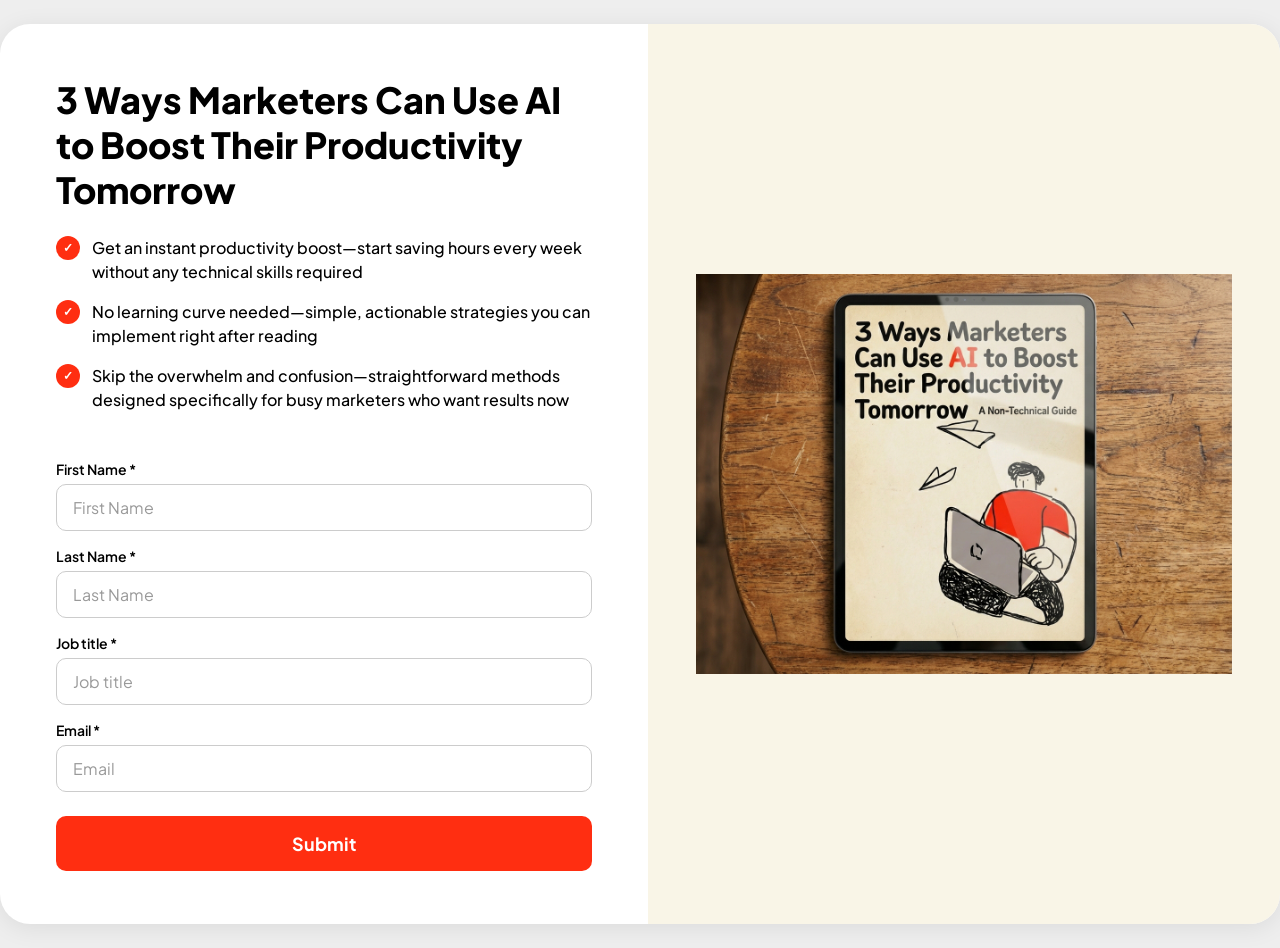
<file: 3ways/index.html>
<!DOCTYPE html>
<html lang="en">
<head>
<meta name="facebook-domain-verification" content="vm32zx5x95nvbwyiji0bywbaeonhav" />
<!-- Meta Pixel Code -->
<script>
  !function(f,b,e,v,n,t,s)
  {if(f.fbq)return;n=f.fbq=function(){n.callMethod?
  n.callMethod.apply(n,arguments):n.queue.push(arguments)};
  if(!f._fbq)f._fbq=n;n.push=n;n.loaded=!0;n.version='2.0';
  n.queue=[];t=b.createElement(e);t.async=!0;
  t.src=v;s=b.getElementsByTagName(e)[0];
  s.parentNode.insertBefore(t,s)}(window, document,'script',
  'https://connect.facebook.net/en_US/fbevents.js');
  fbq('init', '234428348359704');
  fbq('track', 'PageView');
</script>
<noscript><img height="1" width="1" style="display:none"
  src="https://www.facebook.com/tr?id=234428348359704&ev=PageView&noscript=1"
  alt="" /></noscript>
<!-- End Meta Pixel Code -->
  <meta charset="UTF-8">
  <meta name="viewport" content="width=device-width, initial-scale=1.0">
  <meta name="robots" content="noindex, nofollow">
  <title>3 Ways Marketers Can Use AI to Boost Their Productivity Tomorrow</title>
  <link rel="preconnect" href="https://fonts.googleapis.com">
  <link rel="preconnect" href="https://fonts.gstatic.com" crossorigin>
  <link href="https://fonts.googleapis.com/css2?family=Plus+Jakarta+Sans:ital,wght@0,400;0,500;0,600;0,700;0,800;1,400;1,700&display=swap" rel="stylesheet">
  <style>
    * {
      box-sizing: border-box;
    }
    body {
      margin: 0;
      padding: 0;
      font-family: "Plus Jakarta Sans", sans-serif;
      font-size: 16px;
      color: #000;
      background: #eeeeee;
    }
    a {
      color: #0000ff;
      text-decoration: none;
    }

    .main-section {
      display: flex;
      align-items: stretch;
      min-height: 100vh;
      max-width: 1320px;
      margin: 0 auto;
      background: #fff;
      border-radius: 30px;
      margin: 24px auto;
      overflow: hidden;
      box-shadow: 0 4px 24px rgba(0, 0, 0, 0.08);
    }

    .left-half {
      flex: 1;
      display: flex;
      flex-direction: column;
      justify-content: center;
      padding: 48px 56px;
    }

    .right-half {
      flex: 1;
      display: flex;
      align-items: center;
      justify-content: center;
      padding: 48px;
      background: #f9f5e7;
    }

    .right-half img {
      width: 100%;
      height: 100%;
      object-fit: contain;
      max-height: calc(100vh - 96px);
    }

    .main-section h1 {
      margin: 0 0 24px;
      font-size: clamp(24px, 3vw, 36px);
      font-weight: 800;
      line-height: 1.25;
      color: #000;
    }

    .bullets {
      list-style: none;
      padding: 0;
      margin: 0 0 32px;
    }

    .bullets li {
      display: flex;
      align-items: flex-start;
      gap: 12px;
      margin-bottom: 16px;
      font-size: 16px;
      font-weight: 500;
      line-height: 1.5;
    }

    .bullets li::before {
      content: "✓";
      flex-shrink: 0;
      width: 24px;
      height: 24px;
      background: #ff2e11;
      color: #fff;
      border-radius: 50%;
      display: flex;
      align-items: center;
      justify-content: center;
      font-size: 12px;
      font-weight: 700;
    }

    .form-group {
      margin-bottom: 16px;
    }

    .form-group label {
      display: block;
      margin-bottom: 6px;
      font-weight: 600;
      font-size: 14px;
      color: #000;
    }

    .form-group input {
      width: 100%;
      padding: 12px 16px;
      font-family: "Plus Jakarta Sans", sans-serif;
      font-size: 16px;
      border: 1px solid #ccc;
      border-radius: 10px;
      background: #fff;
      color: #000;
    }

    .form-group input::placeholder {
      color: #999;
    }

    .form-group input:focus {
      outline: none;
      border-color: #ff2e11;
      box-shadow: 0 0 0 2px rgba(255, 46, 17, 0.2);
    }

    .submit-btn {
      width: 100%;
      padding: 16px 24px;
      margin-top: 8px;
      font-family: "Plus Jakarta Sans", sans-serif;
      font-size: 18px;
      font-weight: 700;
      color: #fff;
      background: #ff2e11;
      border: none;
      border-radius: 10px;
      cursor: pointer;
      transition: background 0.2s, color 0.2s;
    }

    .submit-btn:hover {
      background: #fff;
      color: #000;
    }

    .submit-btn:active {
      background: rgba(230, 30, 11, 1);
      color: #fff;
    }

    /* Responsive: stack vertically on mobile */
    @media only screen and (max-width: 768px) {
      .main-section {
        flex-direction: column;
        margin: 16px;
      }

      .left-half {
        padding: 32px 24px;
        order: 2;
      }

      .right-half {
        padding: 24px;
        min-height: 400px;
        order: 1;
      }

      .right-half img {
        max-height: 400px;
      }
    }
  </style>
<script src="/analytics.js" defer></script>
</head>
<body>
  <main class="main-section">
    <div class="left-half">
      <h1>3 Ways Marketers Can Use AI to Boost Their Productivity Tomorrow</h1>
      <ul class="bullets">
        <li>Get an instant productivity boost—start saving hours every week without any technical skills required</li>
        <li>No learning curve needed—simple, actionable strategies you can implement right after reading</li>
        <li>Skip the overwhelm and confusion—straightforward methods designed specifically for busy marketers who want results now</li>
      </ul>
      <form id="activecampaign-form" action="https://marketingtranslationmethod.activehosted.com/proc.php" method="post">
        <input type="hidden" name="f" value="1">
        <input type="hidden" name="s" value="">
        <input type="hidden" name="u" value="1">
        <input type="hidden" name="c" value="0">
        <input type="hidden" name="m" value="0">
        <input type="hidden" name="act" value="sub">
        <input type="hidden" name="v" value="2">
        <input type="hidden" name="or" value="b58b4498-b0c3-49e1-a91a-6428eef5fc51">
        <div class="form-group">
          <label for="firstname">First Name *</label>
          <input type="text" id="firstname" name="firstname" required placeholder="First Name">
        </div>
        <div class="form-group">
          <label for="lastname">Last Name *</label>
          <input type="text" id="lastname" name="lastname" required placeholder="Last Name">
        </div>
        <div class="form-group">
          <label for="field[2]">Job title *</label>
          <input type="text" id="field[2]" name="field[2]" required placeholder="Job title">
        </div>
        <div class="form-group">
          <label for="email">Email *</label>
          <input type="email" id="email" name="email" required placeholder="Email">
        </div>
        <button type="submit" class="submit-btn">Submit</button>
      </form>
    </div>
    <div class="right-half">
      <img src="/3ways/guide-cover.jpg" alt="3 Ways Marketers Can Use AI to Boost Their Productivity Tomorrow - A Non-Technical Guide">
    </div>
  </main>
  <script>
    document.addEventListener('submit', function(e) {
      if (e.target.closest('#activecampaign-form')) {
        e.preventDefault();
        if (typeof fbq !== 'undefined') fbq('track', 'Lead');
        window.open('/3ways/3-ways-marketers-use-ai.pdf', '_blank');
        e.target.target = '_blank';
        e.target.submit();
      }
    }, true);
  </script>
</body>
</html>
</file>
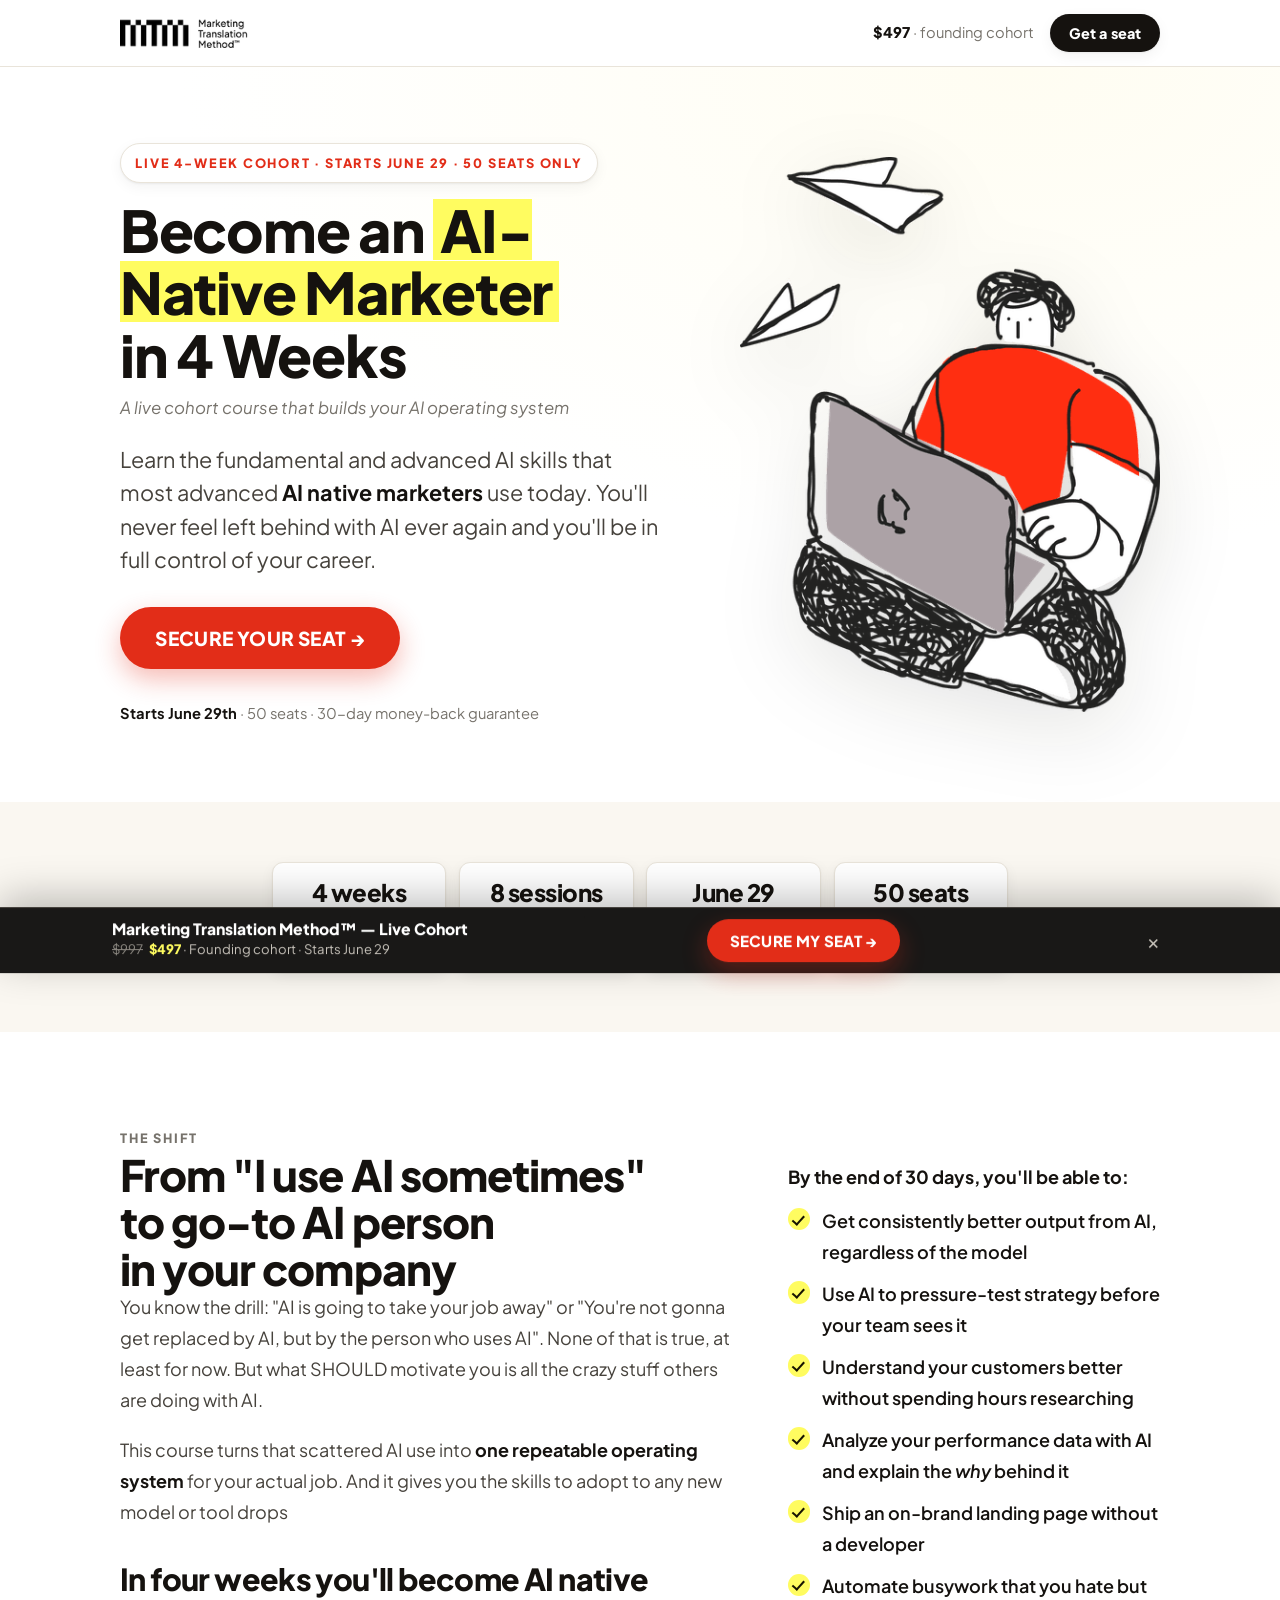
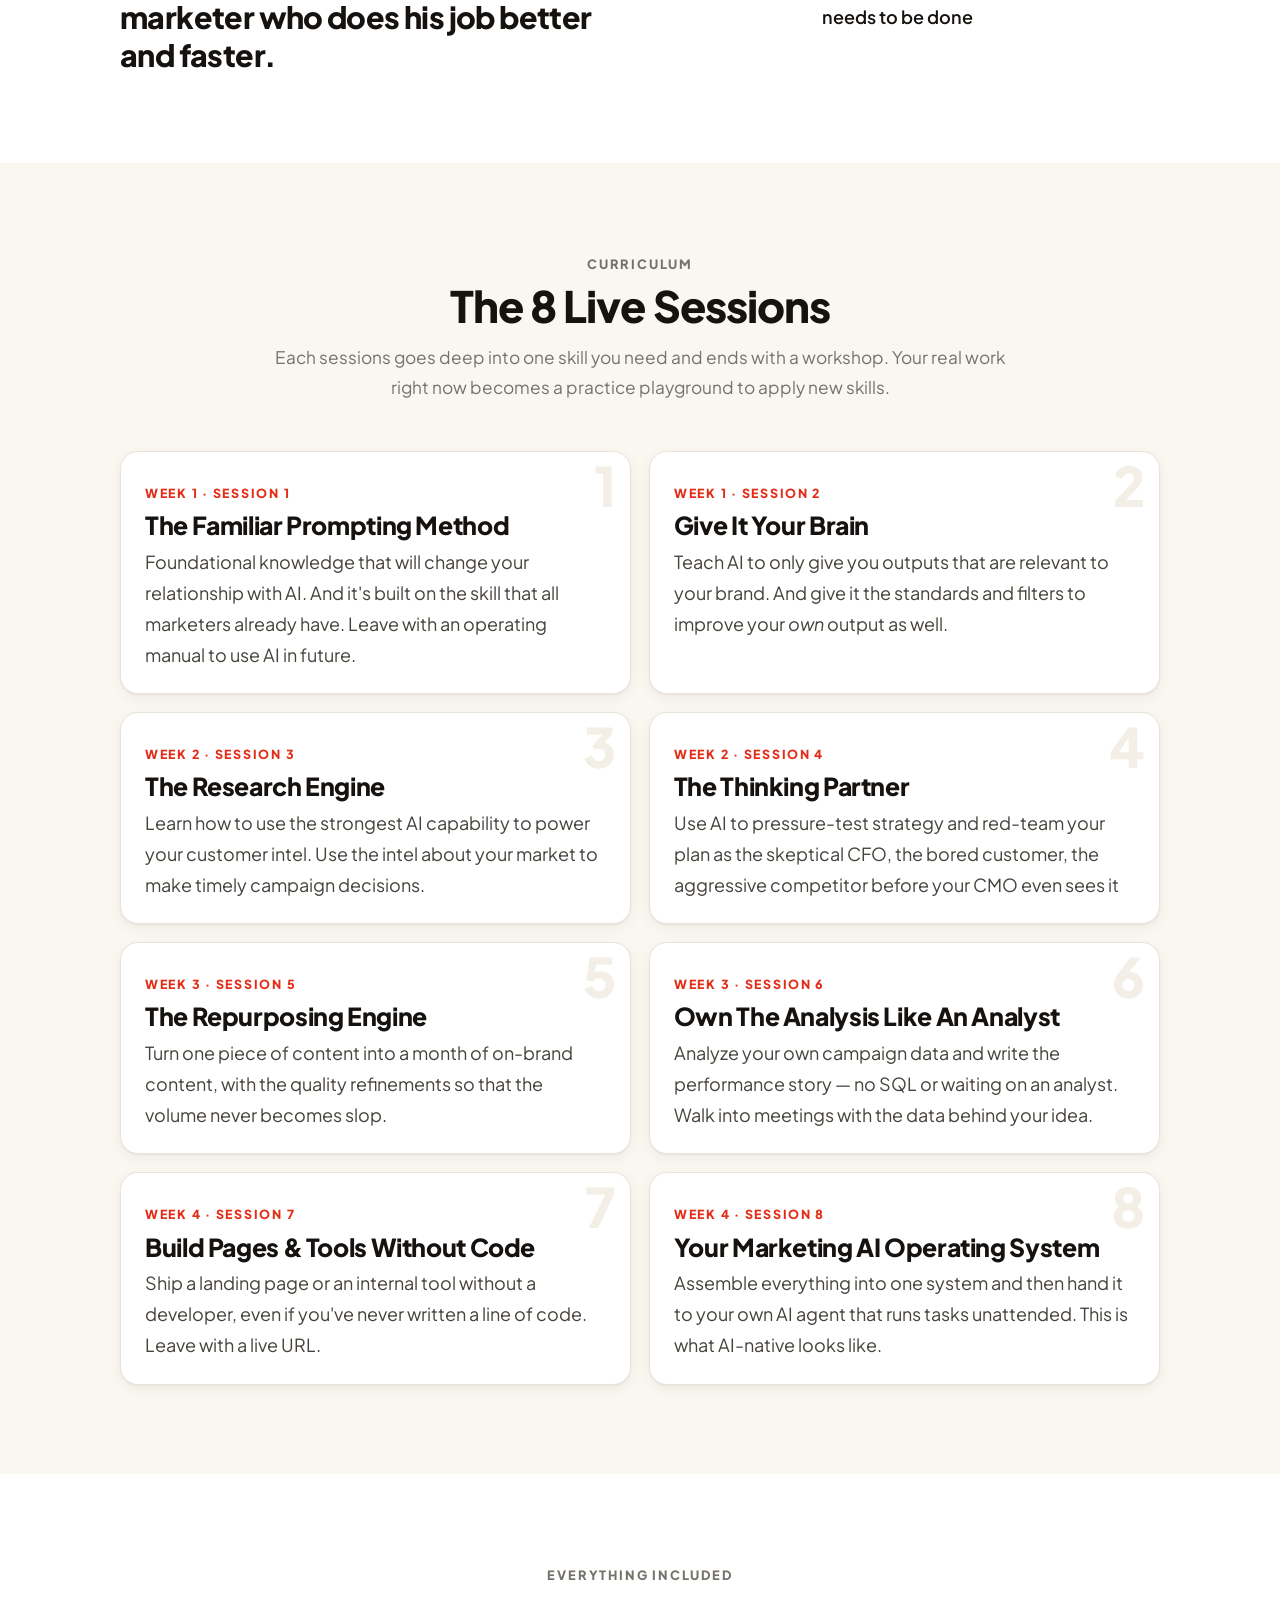
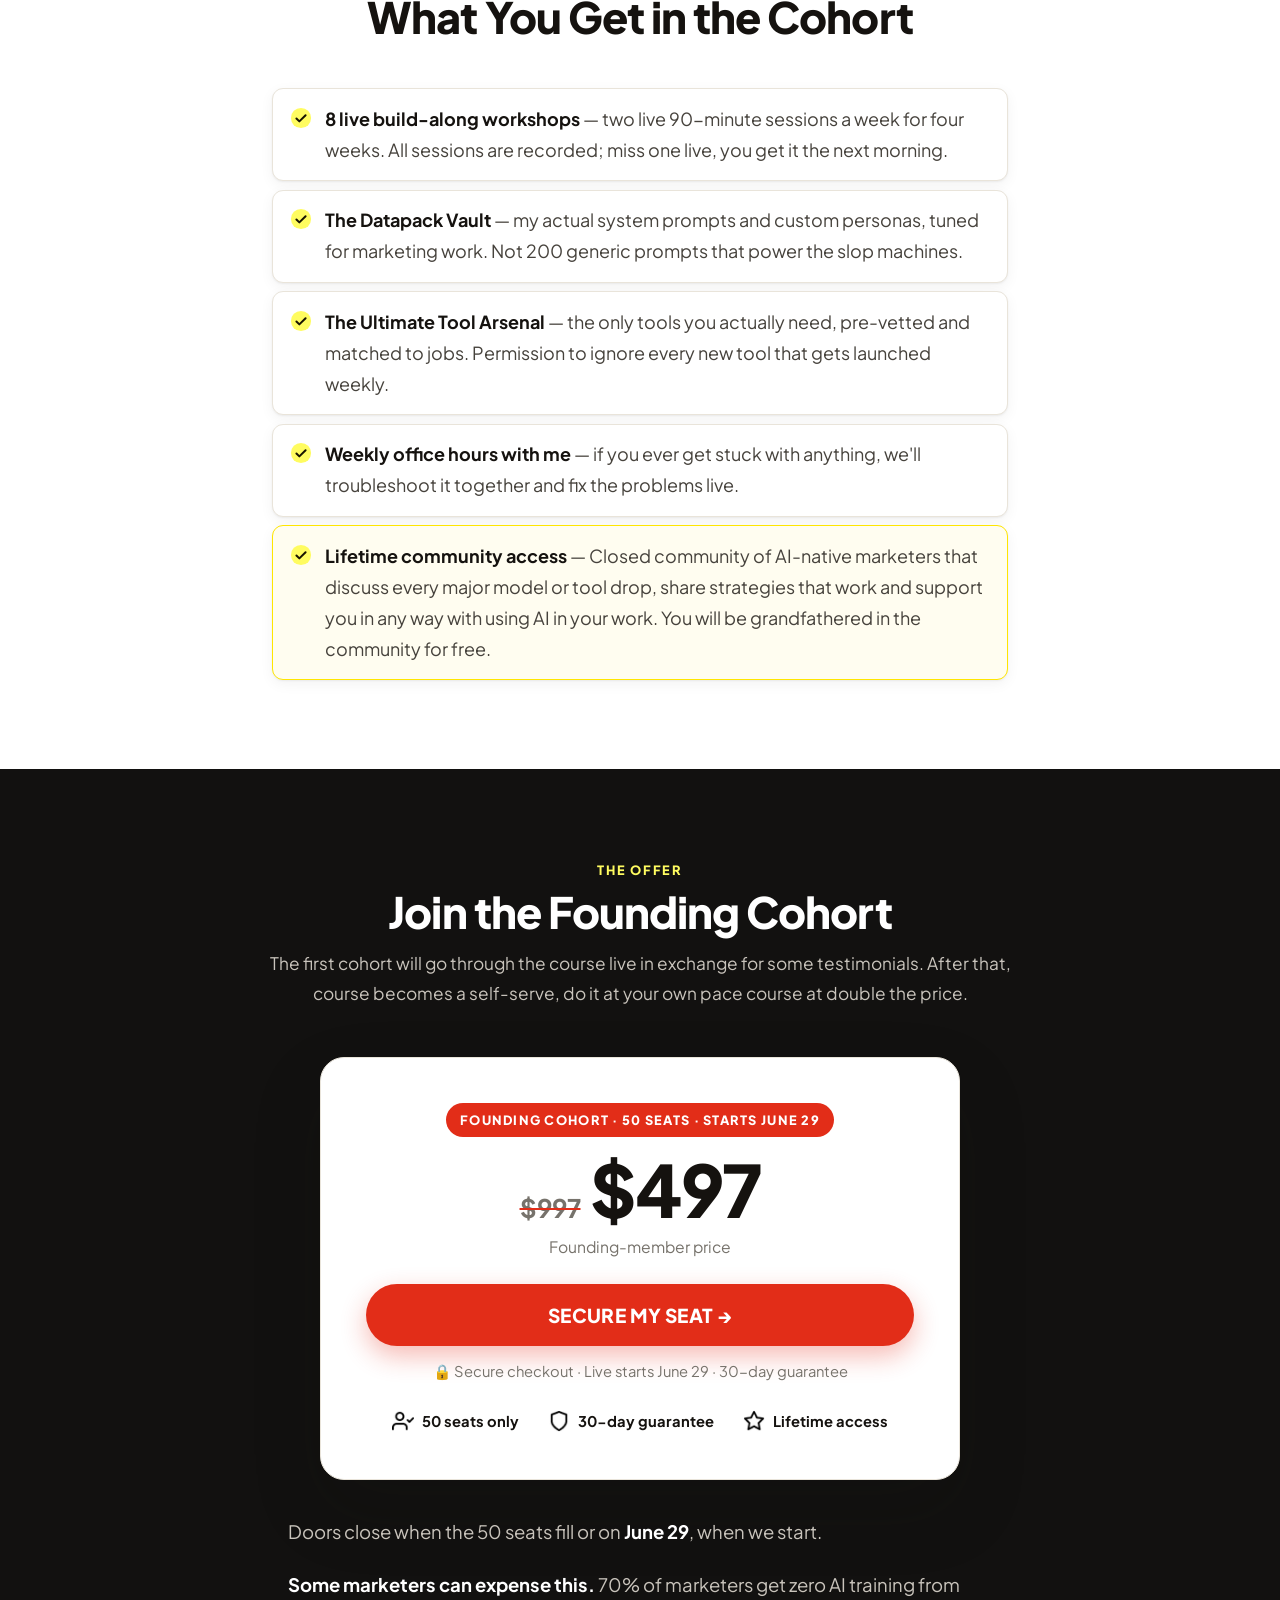
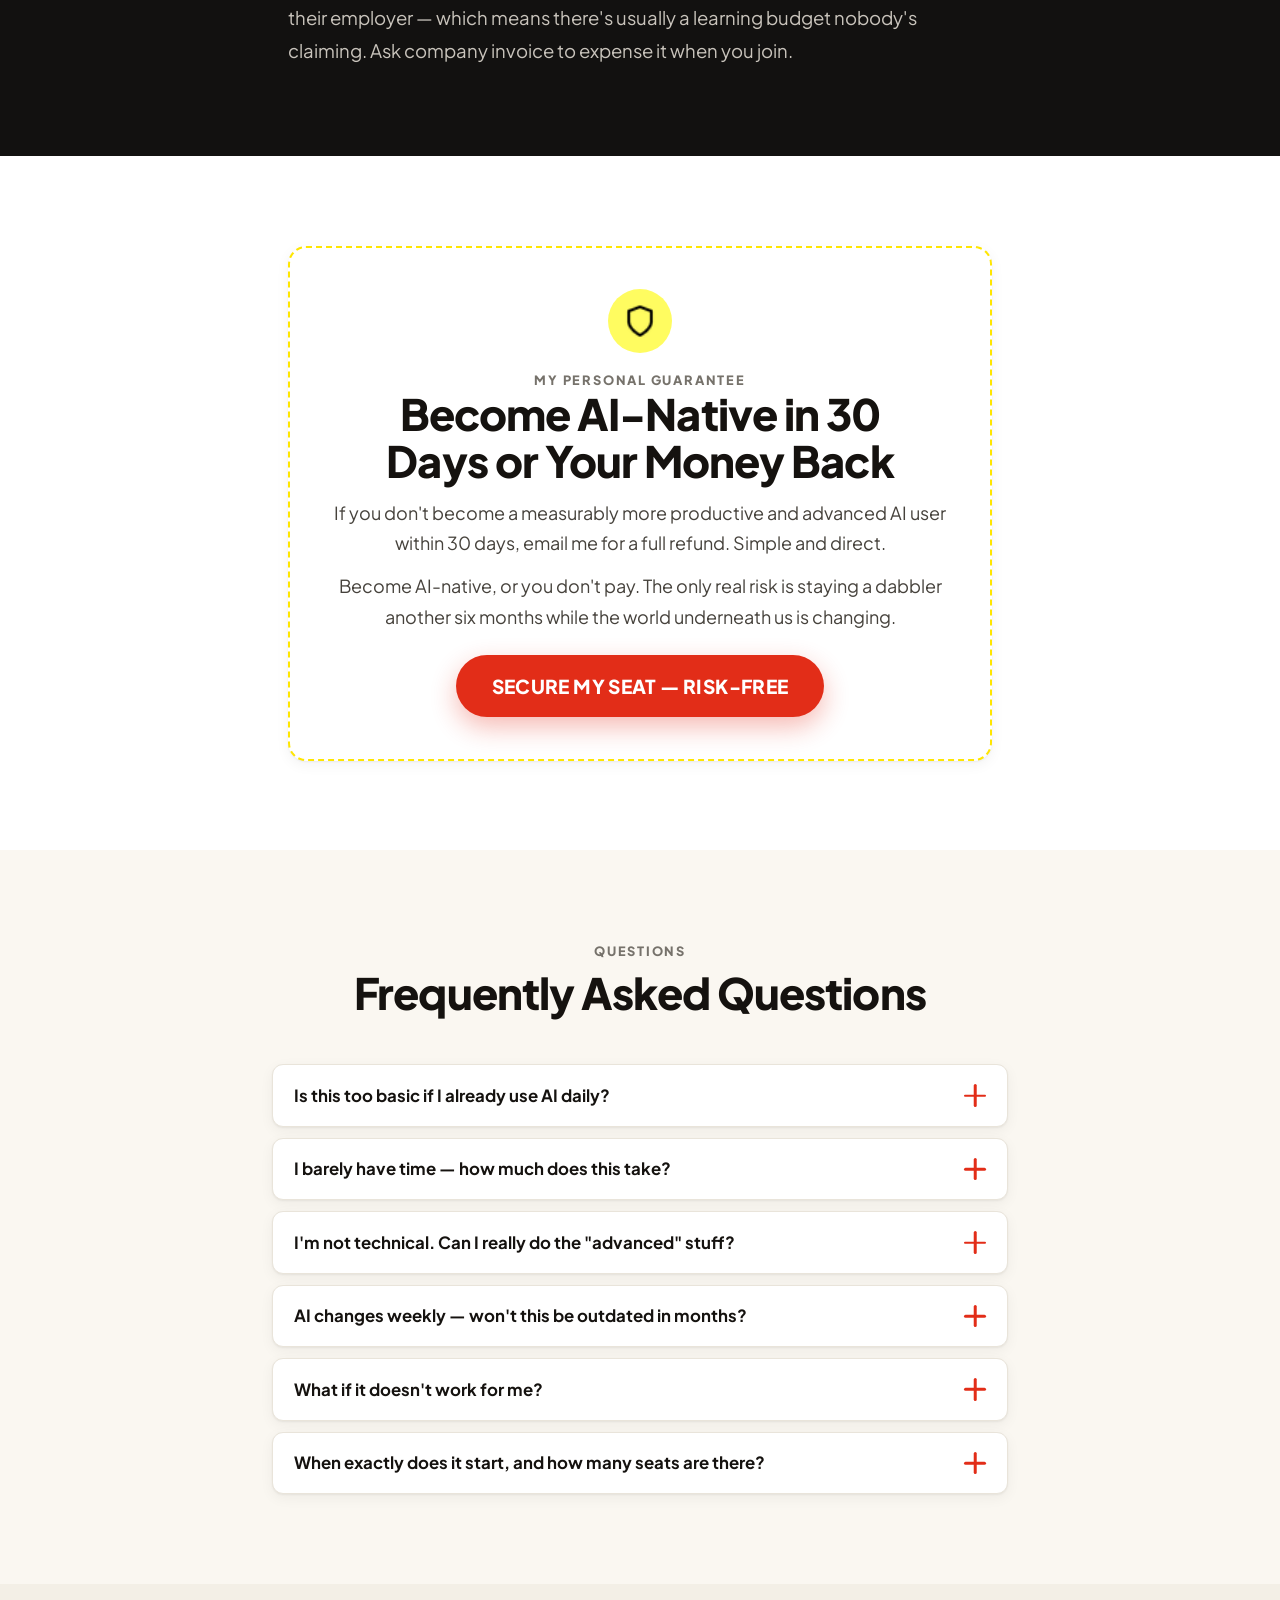
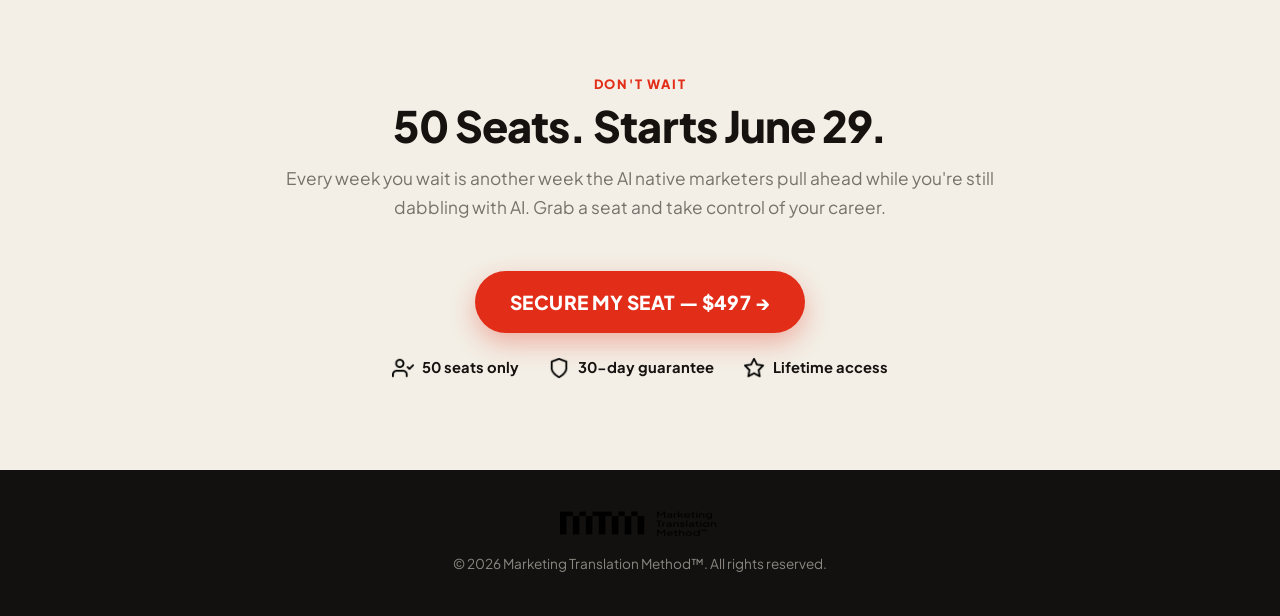
<file: course-presale/index.html>
<!doctype html>
<html lang="en">
<head>
<meta name="facebook-domain-verification" content="vm32zx5x95nvbwyiji0bywbaeonhav" />
<meta charset="utf-8">
<meta name="viewport" content="width=device-width, initial-scale=1">
<title>Become an AI-Native Marketer in 4 Weeks — The Marketing Translation Method™ Live Cohort</title>
<meta name="description" content="A live 4-week cohort for marketers who already use AI but want a system. Build your Marketing AI Operating System on your real work. Starts June 29 · 50 seats.">
<meta name="robots" content="index,follow">
<meta property="og:title" content="Become an AI-Native Marketer in 4 Weeks — Live Cohort">
<meta property="og:description" content="Go from scattered AI use to a complete Marketing AI Operating System in 30 days. Live, hands-on, on your real campaigns. Starts June 29 · 50 seats.">
<meta property="og:type" content="website">
<!-- Meta Pixel Code -->
<script>
  !function(f,b,e,v,n,t,s)
  {if(f.fbq)return;n=f.fbq=function(){n.callMethod?
  n.callMethod.apply(n,arguments):n.queue.push(arguments)};
  if(!f._fbq)f._fbq=n;n.push=n;n.loaded=!0;n.version='2.0';
  n.queue=[];t=b.createElement(e);t.async=!0;
  t.src=v;s=b.getElementsByTagName(e)[0];
  s.parentNode.insertBefore(t,s)}(window, document,'script',
  'https://connect.facebook.net/en_US/fbevents.js');
  fbq('init', '234428348359704');
  fbq('track', 'PageView');
</script>
<noscript><img height="1" width="1" style="display:none"
  src="https://www.facebook.com/tr?id=234428348359704&ev=PageView&noscript=1"
  alt="" /></noscript>
<!-- End Meta Pixel Code -->
<link rel="preconnect" href="https://fonts.googleapis.com">
<link rel="preconnect" href="https://fonts.gstatic.com" crossorigin>
<link href="https://fonts.googleapis.com/css2?family=Plus+Jakarta+Sans:ital,wght@0,400..800;1,400..700&display=swap" rel="stylesheet">
<!-- Reuse the /course design system (shared brand DNA) -->
<link rel="stylesheet" href="/course/styles.css">
<script src="/analytics.js" defer></script>
<style>
  /* presale-only bits not in the shared system */
  .facts{display:grid;gap:.8rem;grid-template-columns:repeat(2,1fr);max-width:46rem;margin-inline:auto}
  @media (min-width:760px){ .facts{grid-template-columns:repeat(4,1fr)} }
  .fact{background:var(--paper);border:1px solid var(--line);border-radius:var(--radius-sm);
        box-shadow:var(--shadow-sm);padding:1rem .9rem;text-align:center}
  .fact .big{display:block;font-size:1.5rem;font-weight:800;color:var(--ink);letter-spacing:-.02em;line-height:1.1}
  .fact .lbl{display:block;font-size:.82rem;color:var(--muted);margin-top:.25rem}
  .step .role{display:inline-block;margin-top:.6rem;font-size:.78rem;font-weight:700;color:var(--muted)}
  .step .role b{color:var(--ink)}
</style>
</head>
<body id="top">

<!-- ============ STICKY CTA ============ -->
<div class="sticky-cta" id="stickyCta" role="region" aria-label="Enrollment">
  <div class="inner">
    <div class="pitch">
      <div class="t1">Marketing Translation Method™ — Live Cohort</div>
      <div class="t2"><span class="was">$997</span><span class="now">$497</span> · Founding cohort · Starts June 29</div>
    </div>
    <a class="btn btn--cta" href="https://buy.stripe.com/cNidRa3ORdka89FbgI4ko0y">Secure my seat →</a>
    <button class="close" id="stickyClose" aria-label="Dismiss this bar" type="button">&times;</button>
  </div>
</div>

<!-- ============ HEADER ============ -->
<header class="site-header">
  <div class="wrap">
    <a class="logo" href="#top" aria-label="Marketing Translation Method — home"><img src="/course/assets/hero-accent-a.png" alt="Marketing Translation Method" width="160" height="37"></a>
    <div class="header-cta">
      <span><span class="price-tag">$497</span> · founding cohort</span>
      <a class="btn btn--ghost" href="#offer">Get a seat</a>
    </div>
  </div>
</header>

<main>

  <!-- ============ HERO ============ -->
  <section class="hero">
    <div class="wrap">
      <div class="hero-grid">
        <div class="hero-copy reveal">
          <span class="eyebrow-pill eyebrow eyebrow--warn">Live 4-week cohort · Starts June 29 · 50 seats only</span>
          <h1>Become an <mark>AI-Native Marketer</mark> in 4 Weeks</h1>
          <p class="hero-tagline"><em>A live cohort course that builds your AI operating system</em></p>
          <p class="deck">Learn the fundamental and advanced AI skills that most advanced <strong>AI native marketers</strong> use today. You'll never feel left behind with AI ever again and you'll be in full control of your career.</p>
          <div class="actions">
            <a class="btn btn--cta btn--lg" href="#offer">Secure your seat →</a>
            <span class="reassure"><strong>Starts June 29th</strong> · 50 seats · 30-day money-back guarantee</span>
          </div>
        </div>
        <div class="hero-art reveal"><img src="/course/assets/hero-accent-c.png" alt="A marketer working with AI on a laptop" width="440" height="581"></div>
      </div>
    </div>
  </section>

  <!-- ============ FACTS BAR ============ -->
  <section class="section section--tight section--soft">
    <div class="wrap">
      <div class="facts reveal">
        <div class="fact"><span class="big">4 weeks</span><span class="lbl">to build your AI transformation</span></div>
        <div class="fact"><span class="big">8 sessions</span><span class="lbl">2 × 90 min weekly sessions</span></div>
        <div class="fact"><span class="big">June 29</span><span class="lbl">cohort start date</span></div>
        <div class="fact"><span class="big">50 seats</span><span class="lbl">hard limit</span></div>
      </div>
    </div>
  </section>

  <!-- ============ THE SHIFT / TRANSFORMATION ============ -->
  <section class="section">
    <div class="wrap">
      <div class="split">
        <div class="reveal">
          <span class="eyebrow">The shift</span>
          <h2>From "I use AI sometimes" to go-to AI person in your company</h2>
          <p>You know the drill: "AI is going to take your job away" or "You're not gonna get replaced by AI, but by the person who uses AI". None of that is true, at least for now. But what SHOULD motivate you is all the crazy stuff others are doing with AI.</p>
          <p>This course turns that scattered AI use into <strong>one repeatable operating system</strong> for your actual job. And it gives you the skills to adopt to any new model or tool drops</p>
          <p class="big-statement">In four weeks you'll become AI native marketer who does his job better and faster.</p>
        </div>
        <div class="reveal">
          <p style="font-weight:700;color:var(--ink);margin-bottom:.8rem">By the end of 30 days, you'll be able to:</p>
          <ul class="check-list">
            <li>Get consistently better output from AI, regardless of the model</li>
            <li>Use AI to pressure-test strategy before your team sees it</li>
            <li>Understand your customers better without spending hours researching</li>
            <li>Analyze your performance data with AI and explain the <em>why</em> behind it</li>
            <li>Ship an on-brand landing page without a developer</li>
            <li>Automate busywork that you hate but needs to be done</li>
          </ul>
        </div>
      </div>
    </div>
  </section>

  <!-- ============ THE 8 SESSIONS ============ -->
  <section class="section section--soft">
    <div class="wrap">
      <div class="section-head">
        <span class="eyebrow eyebrow--center">Curriculum</span>
        <h2>The 8 Live Sessions</h2>
        <p class="sub">Each sessions goes deep into one skill you need and ends with a workshop. Your real work right now becomes a practice playground to apply new skills.</p>
      </div>
      <div class="steps">

        <div class="step reveal">
          <span class="no">1</span>
          <span class="wk">Week 1 · Session 1</span>
          <h3>The Familiar Prompting Method</h3>
          <p>Foundational knowledge that will change your relationship with AI. And it's built on the skill that all marketers already have. Leave with an operating manual to use AI in future. </p>
        </div>

        <div class="step reveal">
          <span class="no">2</span>
          <span class="wk">Week 1 · Session 2</span>
          <h3>Give It Your Brain</h3>
          <p>Teach AI to only give you outputs that are relevant to your brand. And give it the standards and filters to improve your <em>own</em> output as well.</p>
        </div>

        <div class="step reveal">
          <span class="no">3</span>
          <span class="wk">Week 2 · Session 3</span>
          <h3>The Research Engine</h3>
          <p>Learn how to use the strongest AI capability to power your customer intel. Use the intel about your market to make timely campaign decisions.</p>
        </div>

        <div class="step reveal">
          <span class="no">4</span>
          <span class="wk">Week 2 · Session 4</span>
          <h3>The Thinking Partner</h3>
          <p>Use AI to pressure-test strategy and red-team your plan as the skeptical CFO, the bored customer, the aggressive competitor before your CMO even sees it</p>
        </div>

        <div class="step reveal">
          <span class="no">5</span>
          <span class="wk">Week 3 · Session 5</span>
          <h3>The Repurposing Engine</h3>
          <p>Turn one piece of content into a month of on-brand content, with the quality refinements so that the volume never becomes slop.</p>
        </div>

        <div class="step reveal">
          <span class="no">6</span>
          <span class="wk">Week 3 · Session 6</span>
          <h3>Own The Analysis Like An Analyst</h3>
          <p>Analyze your own campaign data and write the performance story — no SQL or waiting on an analyst. Walk into meetings with the data behind your idea.</p>
        </div>

        <div class="step reveal">
          <span class="no">7</span>
          <span class="wk">Week 4 · Session 7</span>
          <h3>Build Pages & Tools Without Code</h3>
          <p>Ship a landing page or an internal tool without a developer, even if you've never written a line of code. Leave with a live URL.</p>
        </div>

        <div class="step reveal">
          <span class="no">8</span>
          <span class="wk">Week 4 · Session 8</span>
          <h3>Your Marketing AI Operating System</h3>
          <p>Assemble everything into one system and then hand it to your own AI agent that runs tasks unattended. This is what AI-native looks like.</p>
        </div>

      </div>
    </div>
  </section>

  <!-- ============ WHAT'S INCLUDED ============ -->
  <section class="section">
    <div class="wrap">
      <div class="section-head">
        <span class="eyebrow eyebrow--center">Everything included</span>
        <h2>What You Get in the Cohort</h2>
      </div>
      <div class="valuebox reveal">
        <ul>
          <li><svg width="22" height="22" viewBox="0 0 24 24" fill="none" aria-hidden="true"><circle cx="12" cy="12" r="11" fill="#FFFC60"/><path d="M7 12.5l3.2 3.2L17 9" stroke="#181400" stroke-width="2.2" stroke-linecap="round" stroke-linejoin="round"/></svg><span class="t"><strong>8 live build-along workshops</strong> — two live 90-minute sessions a week for four weeks. All sessions are recorded; miss one live, you get it the next morning.</span></li>
          <li><svg width="22" height="22" viewBox="0 0 24 24" fill="none" aria-hidden="true"><circle cx="12" cy="12" r="11" fill="#FFFC60"/><path d="M7 12.5l3.2 3.2L17 9" stroke="#181400" stroke-width="2.2" stroke-linecap="round" stroke-linejoin="round"/></svg><span class="t"><strong>The Datapack Vault</strong> — my actual system prompts and custom personas, tuned for marketing work. Not 200 generic prompts that power the slop machines.</span></li>
          <li><svg width="22" height="22" viewBox="0 0 24 24" fill="none" aria-hidden="true"><circle cx="12" cy="12" r="11" fill="#FFFC60"/><path d="M7 12.5l3.2 3.2L17 9" stroke="#181400" stroke-width="2.2" stroke-linecap="round" stroke-linejoin="round"/></svg><span class="t"><strong>The Ultimate Tool Arsenal</strong> — the only tools you actually need, pre-vetted and matched to jobs. Permission to ignore every new tool that gets launched weekly.</span></li>
          <li><svg width="22" height="22" viewBox="0 0 24 24" fill="none" aria-hidden="true"><circle cx="12" cy="12" r="11" fill="#FFFC60"/><path d="M7 12.5l3.2 3.2L17 9" stroke="#181400" stroke-width="2.2" stroke-linecap="round" stroke-linejoin="round"/></svg><span class="t"><strong>Weekly office hours with me</strong> — if you ever get stuck with anything, we'll troubleshoot it together and fix the problems live.</span></li>
          <li class="hot"><svg width="22" height="22" viewBox="0 0 24 24" fill="none" aria-hidden="true"><circle cx="12" cy="12" r="11" fill="#FFFC60"/><path d="M7 12.5l3.2 3.2L17 9" stroke="#181400" stroke-width="2.2" stroke-linecap="round" stroke-linejoin="round"/></svg><span class="t"><strong>Lifetime community access</strong> — Closed community of AI-native marketers that discuss every major model or tool drop, share strategies that work and support you in any way with using AI in your work. You will be grandfathered in the community for free.</span></li>
        </ul>
      </div>
    </div>
  </section>

  <!-- ============ OFFER / PRICE ============ -->
  <section class="section section--dark" id="offer">
    <div class="wrap">
      <div class="section-head">
        <span class="eyebrow eyebrow--center" style="color:var(--accent)">The offer</span>
        <h2>Join the Founding Cohort</h2>
        <p class="sub" style="color:var(--dark-soft)">The first cohort will go through the course live in exchange for some testimonials. After that, course becomes a self-serve, do it at your own pace course at double the price.</p>
      </div>
      <div class="price-card reveal">
        <span class="limited-pill">Founding cohort · 50 seats · starts June 29</span>
        <div class="price"><span class="was">$997</span><span class="now">$497</span></div>
        <p class="price-sub">Founding-member price</p>
        <a class="btn btn--cta btn--block btn--lg" href="https://buy.stripe.com/cNidRa3ORdka89FbgI4ko0y">Secure my seat →</a>
        <div class="cta-meta" style="color:var(--muted)">🔒 Secure checkout · Live starts June 29 · 30-day guarantee</div>
        <div class="badges">
          <span class="badge"><img src="/course/assets/badge-check.png" alt="" width="22" height="22">50 seats only</span>
          <span class="badge"><img src="/course/assets/badge-shield.png" alt="" width="22" height="22">30-day guarantee</span>
          <span class="badge"><img src="/course/assets/badge-star.png" alt="" width="22" height="22">Lifetime access</span>
        </div>
      </div>
      <div class="prose" style="margin-top:2.2rem">
        <p>Doors close when the 50 seats fill or on <strong style="color:#fff">June 29</strong>, when we start.</p>
        <p style="color:var(--dark-soft)"><strong style="color:#fff">Some marketers can expense this.</strong> 70% of marketers get zero AI training from their employer — which means there's usually a learning budget nobody's claiming. Ask company invoice to expense it when you join.</p>
      </div>
    </div>
  </section>

  <!-- ============ GUARANTEE ============ -->
  <section class="section">
    <div class="wrap">
      <div class="guarantee reveal">
        <div class="seal"><img src="/course/assets/badge-shield.png" alt="" width="34" height="34"></div>
        <span class="eyebrow eyebrow--center">My personal guarantee</span>
        <h2>Become AI-Native in 30 Days or Your Money Back</h2>
        <p style="margin-top:.8rem">If you don't become a measurably more productive and advanced AI user within 30 days, email me for a full refund. Simple and direct.</p>
        <p style="margin-top:.7rem">Become AI-native, or you don't pay. The only real risk is staying a dabbler another six months while the world underneath us is changing.</p>
        <a class="btn btn--cta btn--lg" style="margin-top:1.4rem" href="#offer">Secure my seat — risk-free</a>
      </div>
    </div>
  </section>

  <!-- ============ FAQ ============ -->
  <section class="section section--soft">
    <div class="wrap">
      <div class="section-head">
        <span class="eyebrow eyebrow--center">Questions</span>
        <h2>Frequently Asked Questions</h2>
      </div>
      <div class="faq">
        <details class="faq-item"><summary class="faq-q">Is this too basic if I already use AI daily?<span class="ic" aria-hidden="true"></span></summary><div class="faq-a"><p>No — this isn't "intro to ChatGPT." It's for marketers who are past the basics but stuck dabbling. We turn scattered use into a repeatable system and take you to analyst- and developer-level output and build basic AI agents</p></div></details>
        <details class="faq-item"><summary class="faq-q">I barely have time — how much does this take?<span class="ic" aria-hidden="true"></span></summary><div class="faq-a"><p>Two 90-minute live sessions a week, during which you are encouraged to apply the lessons on your real work. Every session is recorded, so if you miss one live it's yours the next morning. It's built to fit around a full-time job, not become one.</p></div></details>
        <details class="faq-item"><summary class="faq-q">I'm not technical. Can I really do the "advanced" stuff?<span class="ic" aria-hidden="true"></span></summary><div class="faq-a"><p>That's the whole point. You'll analyze data, build a landing page, and automate work by directing AI — no code, no terminal. If you can brief a freelancer, you're qualified.</p></div></details>
        <details class="faq-item"><summary class="faq-q">AI changes weekly — won't this be outdated in months?<span class="ic" aria-hidden="true"></span></summary><div class="faq-a"><p>You learn how to operate in an AI native way — tools are swappable parts inside the system. And lifetime group access means that you will get an update: when something major drops, you get the verdict on what to adopt and what to ignore.</p></div></details>
        <details class="faq-item"><summary class="faq-q">What if it doesn't work for me?<span class="ic" aria-hidden="true"></span></summary><div class="faq-a"><p>You're covered by a 30-day "become AI-native or money back" guarantee. Work the system and if you're not measurably more productive within 30 days, email me for a full refund.</p></div></details>
        <details class="faq-item"><summary class="faq-q">When exactly does it start, and how many seats are there?<span class="ic" aria-hidden="true"></span></summary><div class="faq-a"><p>The cohort starts <strong>June 29</strong> and is capped at <strong>50 seats</strong> so everyone gets real attention in office hours. When it fills, enrollment closes until the next cohort — which opens at a higher price.</p></div></details>
      </div>
    </div>
  </section>

  <!-- ============ FINAL CTA ============ -->
  <section class="section section--softer">
    <div class="wrap">
      <div class="section-head">
        <span class="eyebrow eyebrow--center eyebrow--warn">Don't wait</span>
        <h2>50 Seats. Starts June 29.</h2>
        <p class="sub">Every week you wait is another week the AI native marketers pull ahead while you're still dabbling with AI. Grab a seat and take control of your career.</p>
      </div>
      <div style="text-align:center">
        <a class="btn btn--cta btn--lg" href="https://buy.stripe.com/cNidRa3ORdka89FbgI4ko0y">Secure my seat — $497 →</a>
        <div class="badges" style="justify-content:center;margin-top:1.4rem">
          <span class="badge"><img src="/course/assets/badge-check.png" alt="" width="22" height="22">50 seats only</span>
          <span class="badge"><img src="/course/assets/badge-shield.png" alt="" width="22" height="22">30-day guarantee</span>
          <span class="badge"><img src="/course/assets/badge-star.png" alt="" width="22" height="22">Lifetime access</span>
        </div>
      </div>
    </div>
  </section>

</main>

<!-- ============ FOOTER ============ -->
<footer class="site-footer">
  <div class="wrap">
    <img src="/course/assets/accent-footer.png" alt="Marketing Translation Method" width="160" height="37">
    <p>&copy; <span id="year">2026</span> Marketing Translation Method™. All rights reserved.</p>
  </div>
</footer>

<script>
/* presale-page interactions — mirrors /course/app.js conventions
   (vanilla JS, progressive enhancement), with the founding price (497). */
(function () {
  'use strict';

  var yearEl = document.getElementById('year');
  if (yearEl) yearEl.textContent = new Date().getFullYear();

  var reduceMotion = window.matchMedia && window.matchMedia('(prefers-reduced-motion: reduce)').matches;
  var hasIO = 'IntersectionObserver' in window;

  /* reveal on scroll */
  var reveals = document.querySelectorAll('.reveal');
  if (!reduceMotion && hasIO && reveals.length) {
    document.documentElement.classList.add('js-reveal');
    var revealObs = new IntersectionObserver(function (entries) {
      entries.forEach(function (entry) {
        if (entry.isIntersecting) { entry.target.classList.add('in'); revealObs.unobserve(entry.target); }
      });
    }, { rootMargin: '0px 0px -8% 0px', threshold: 0.08 });
    reveals.forEach(function (el) { revealObs.observe(el); });
  }

  /* sticky CTA bar */
  var bar = document.getElementById('stickyCta');
  var closeBtn = document.getElementById('stickyClose');
  var hero = document.querySelector('.hero');
  var dismissed = false;
  try { dismissed = sessionStorage.getItem('mtm_presale_cta_dismissed') === '1'; } catch (e) {}
  function showBar() { if (bar && !dismissed) bar.classList.add('show'); }
  function hideBar() { if (bar) bar.classList.remove('show'); }
  if (bar && hero && hasIO) {
    var heroObs = new IntersectionObserver(function (entries) {
      if (entries[0].isIntersecting) hideBar(); else showBar();
    }, { threshold: 0 });
    heroObs.observe(hero);
  } else if (bar) {
    window.addEventListener('scroll', function () {
      if (window.pageYOffset > 700) showBar(); else hideBar();
    }, { passive: true });
  }
  if (closeBtn) {
    closeBtn.addEventListener('click', function () {
      dismissed = true; hideBar();
      try { sessionStorage.setItem('mtm_presale_cta_dismissed', '1'); } catch (e) {}
    });
  }

  /* FAQ single-open accordion */
  var faqItems = document.querySelectorAll('.faq .faq-item');
  faqItems.forEach(function (item) {
    item.addEventListener('toggle', function () {
      if (item.open) faqItems.forEach(function (other) { if (other !== item) other.open = false; });
    });
  });

  /* Meta Pixel: InitiateCheckout on any Stripe CTA */
  document.addEventListener('click', function (e) {
    var link = e.target.closest && e.target.closest('a[href*="buy.stripe.com"]');
    if (link && typeof window.fbq !== 'undefined') {
      window.fbq('track', 'InitiateCheckout', { value: 497.00, currency: 'USD' });
    }
  }, true);
})();
</script>

</body>
</html>
</file>
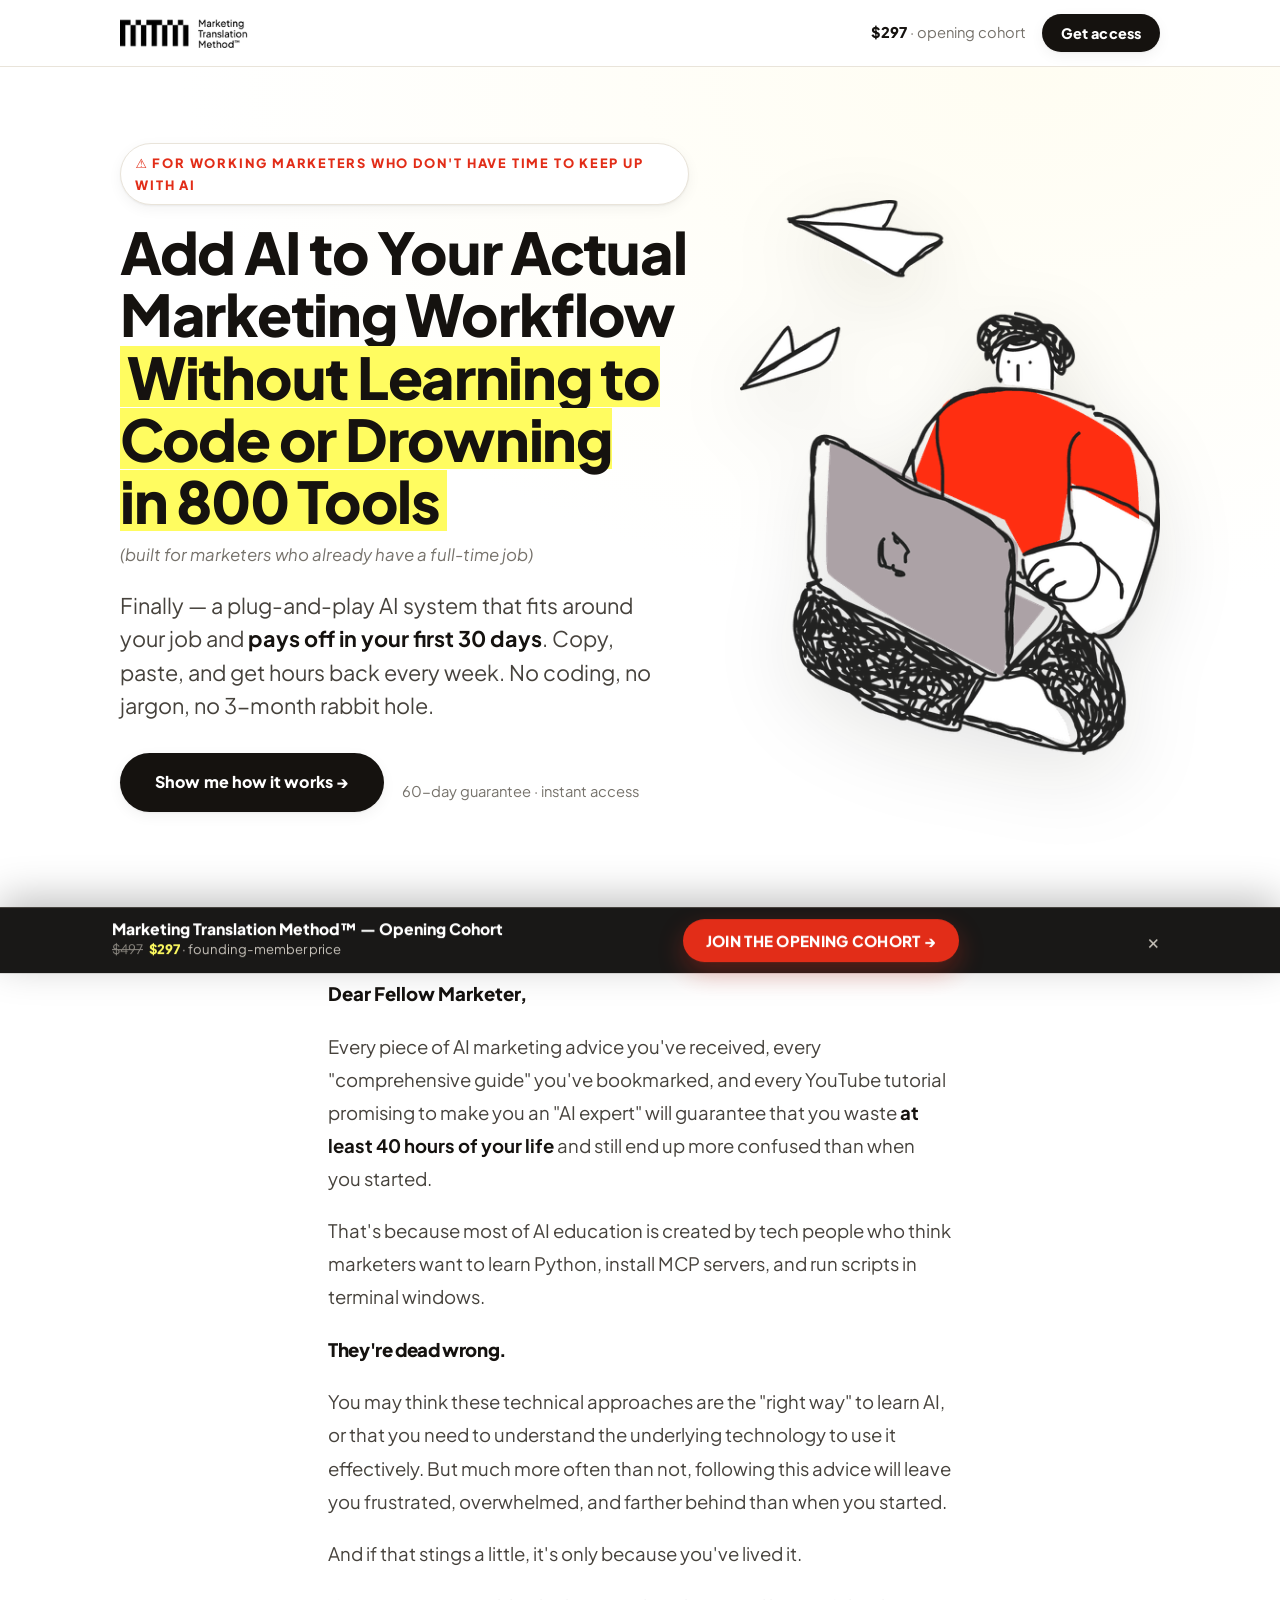
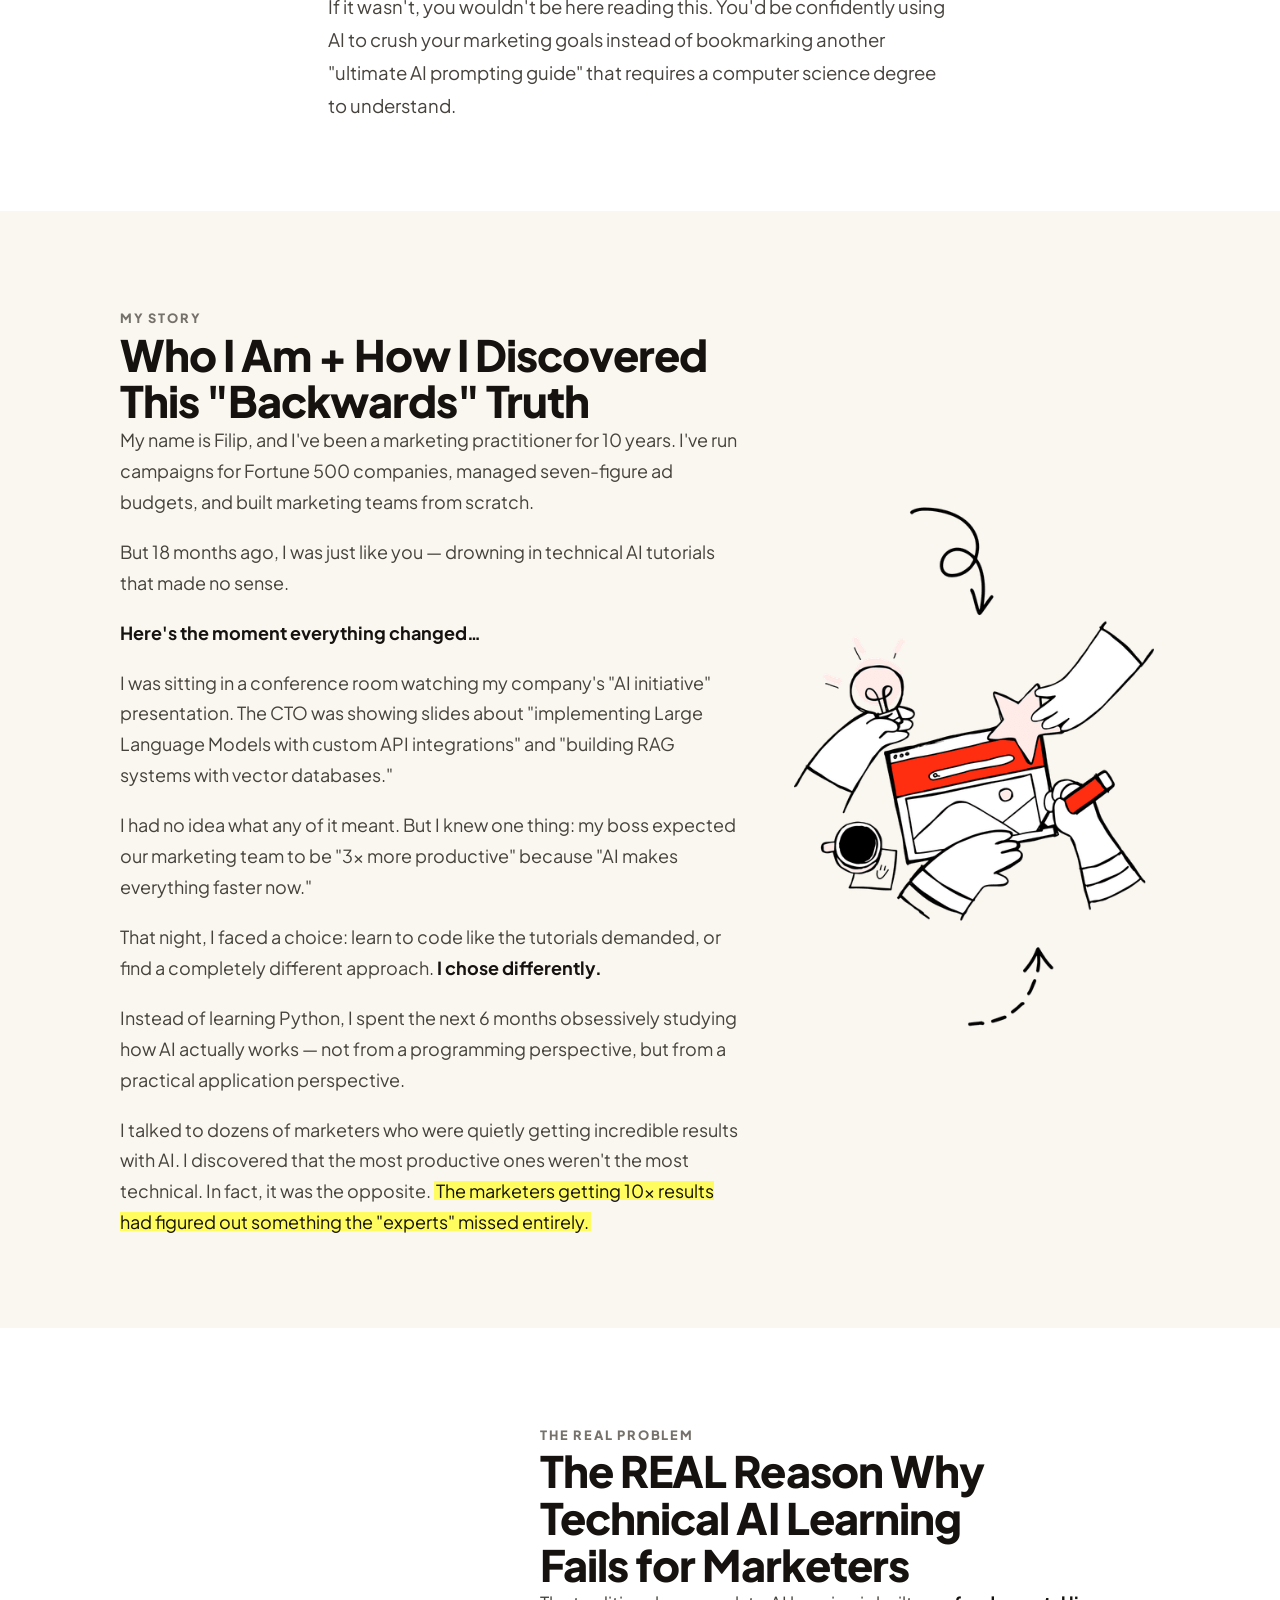
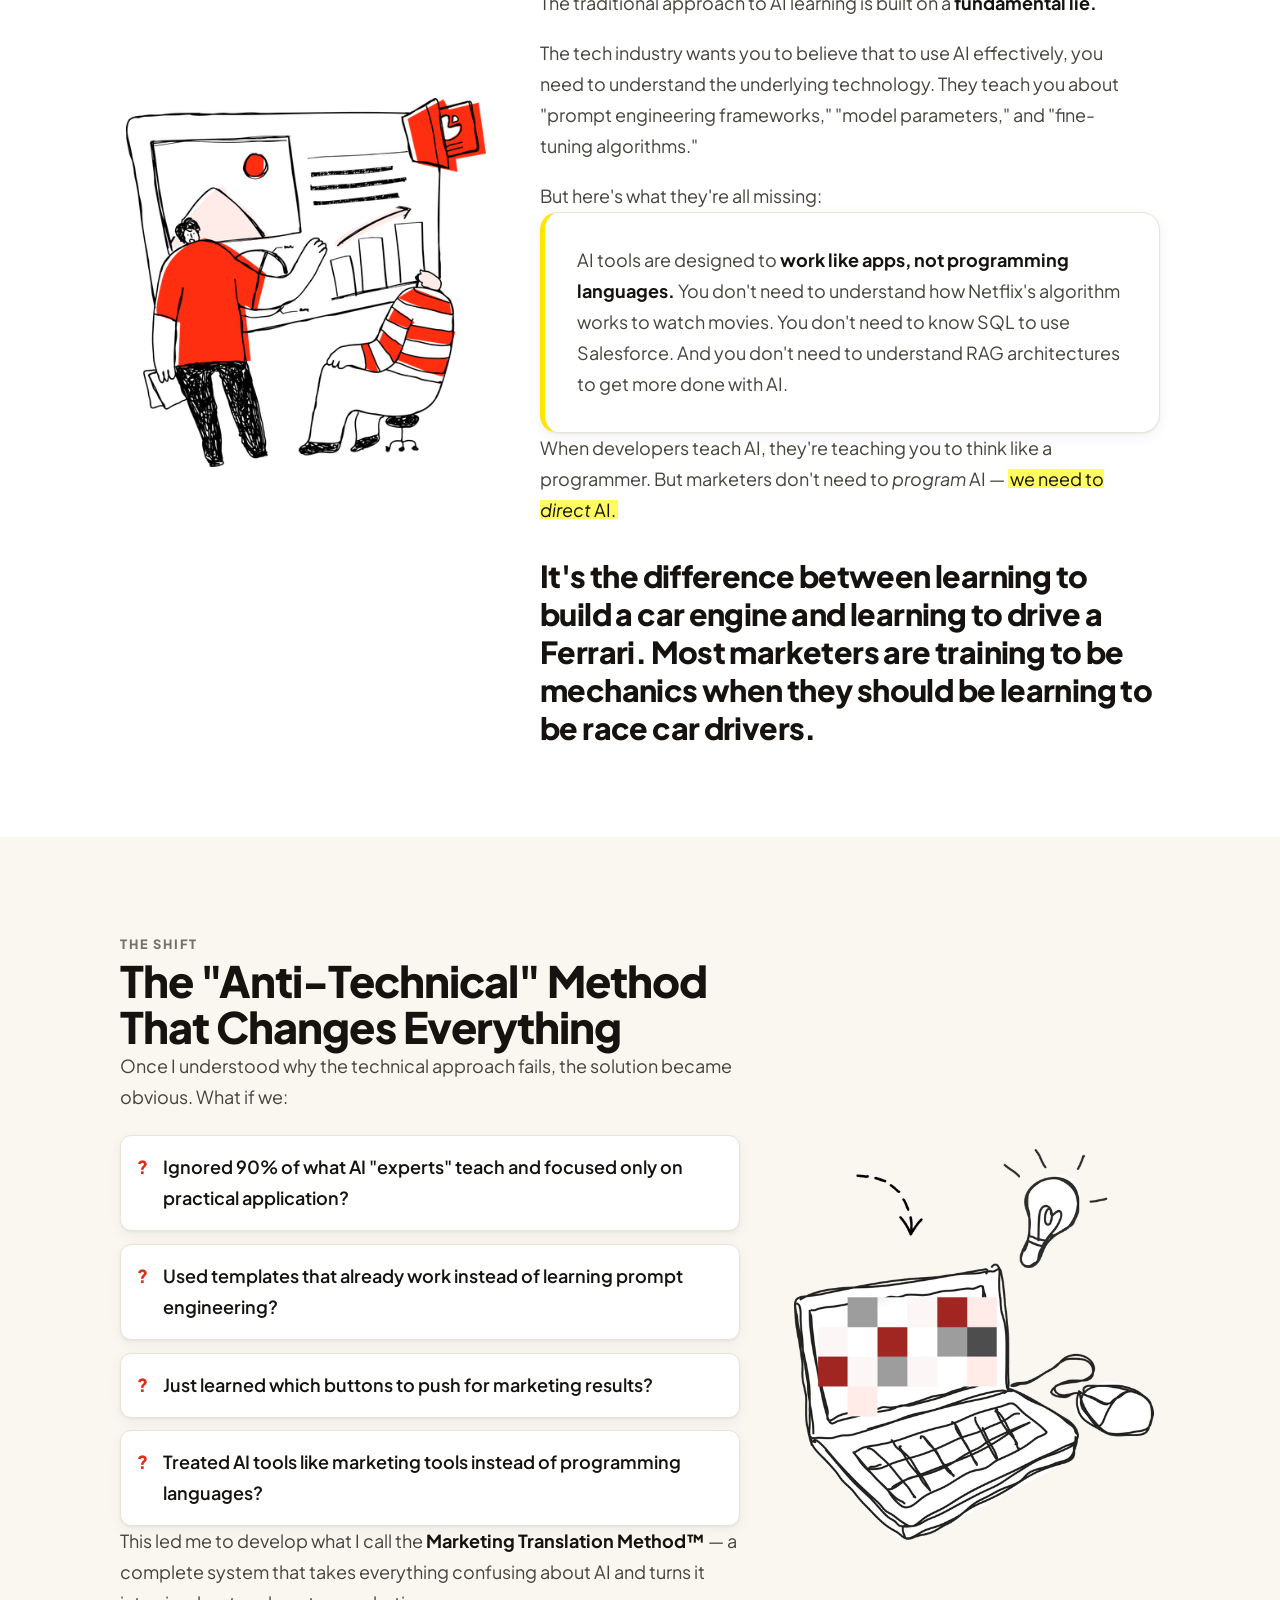
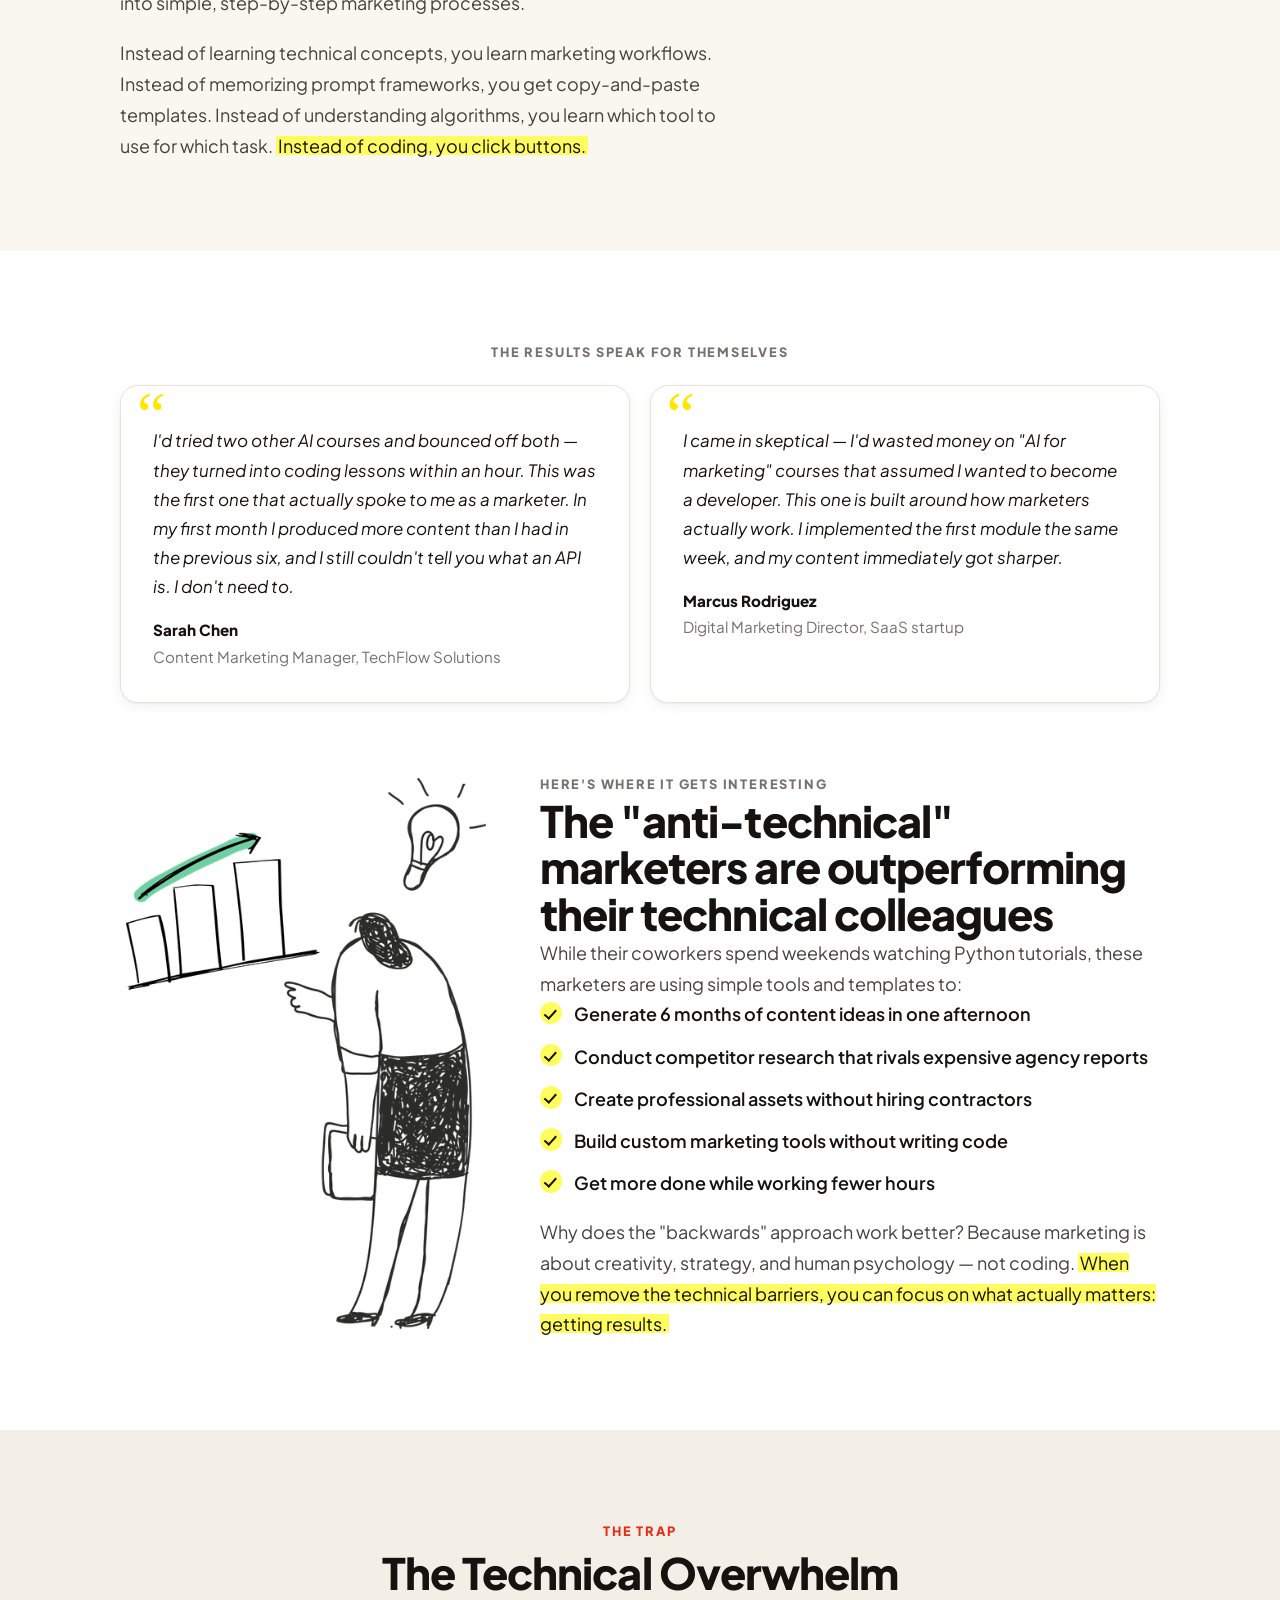
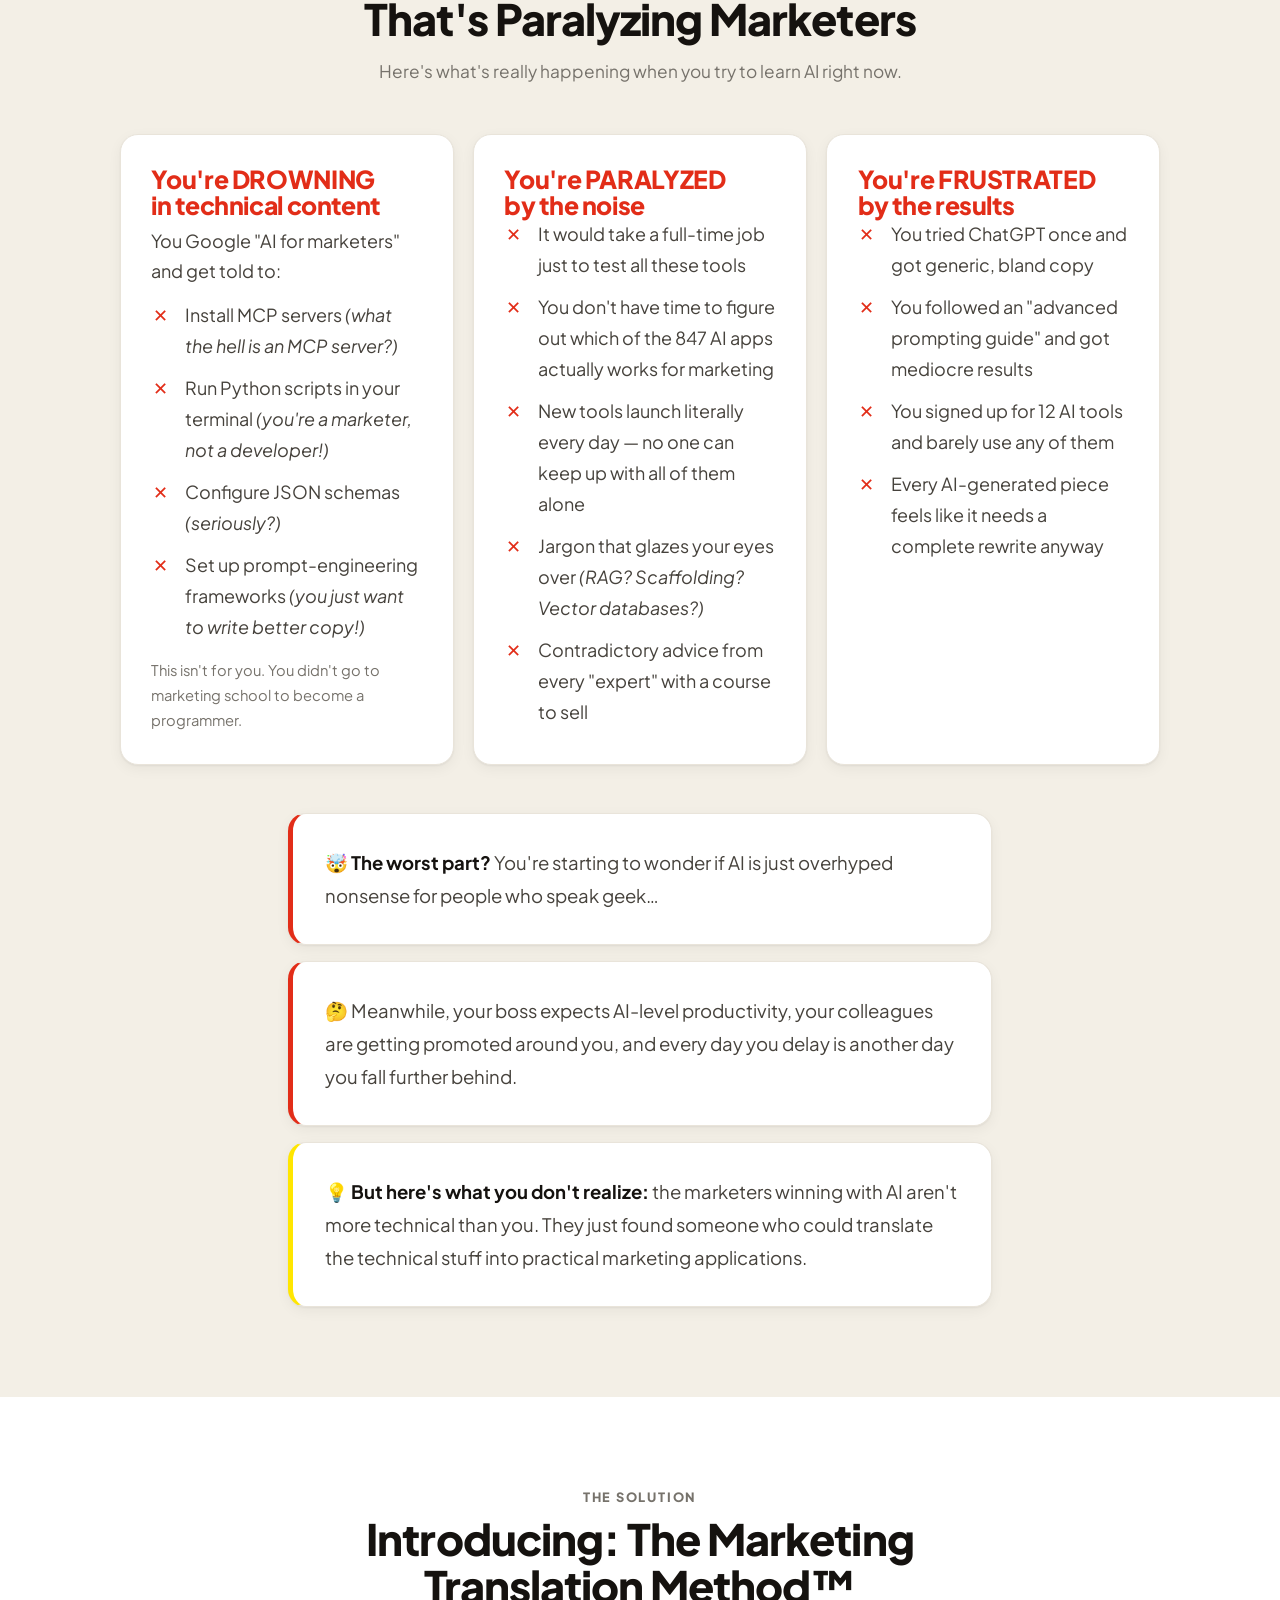
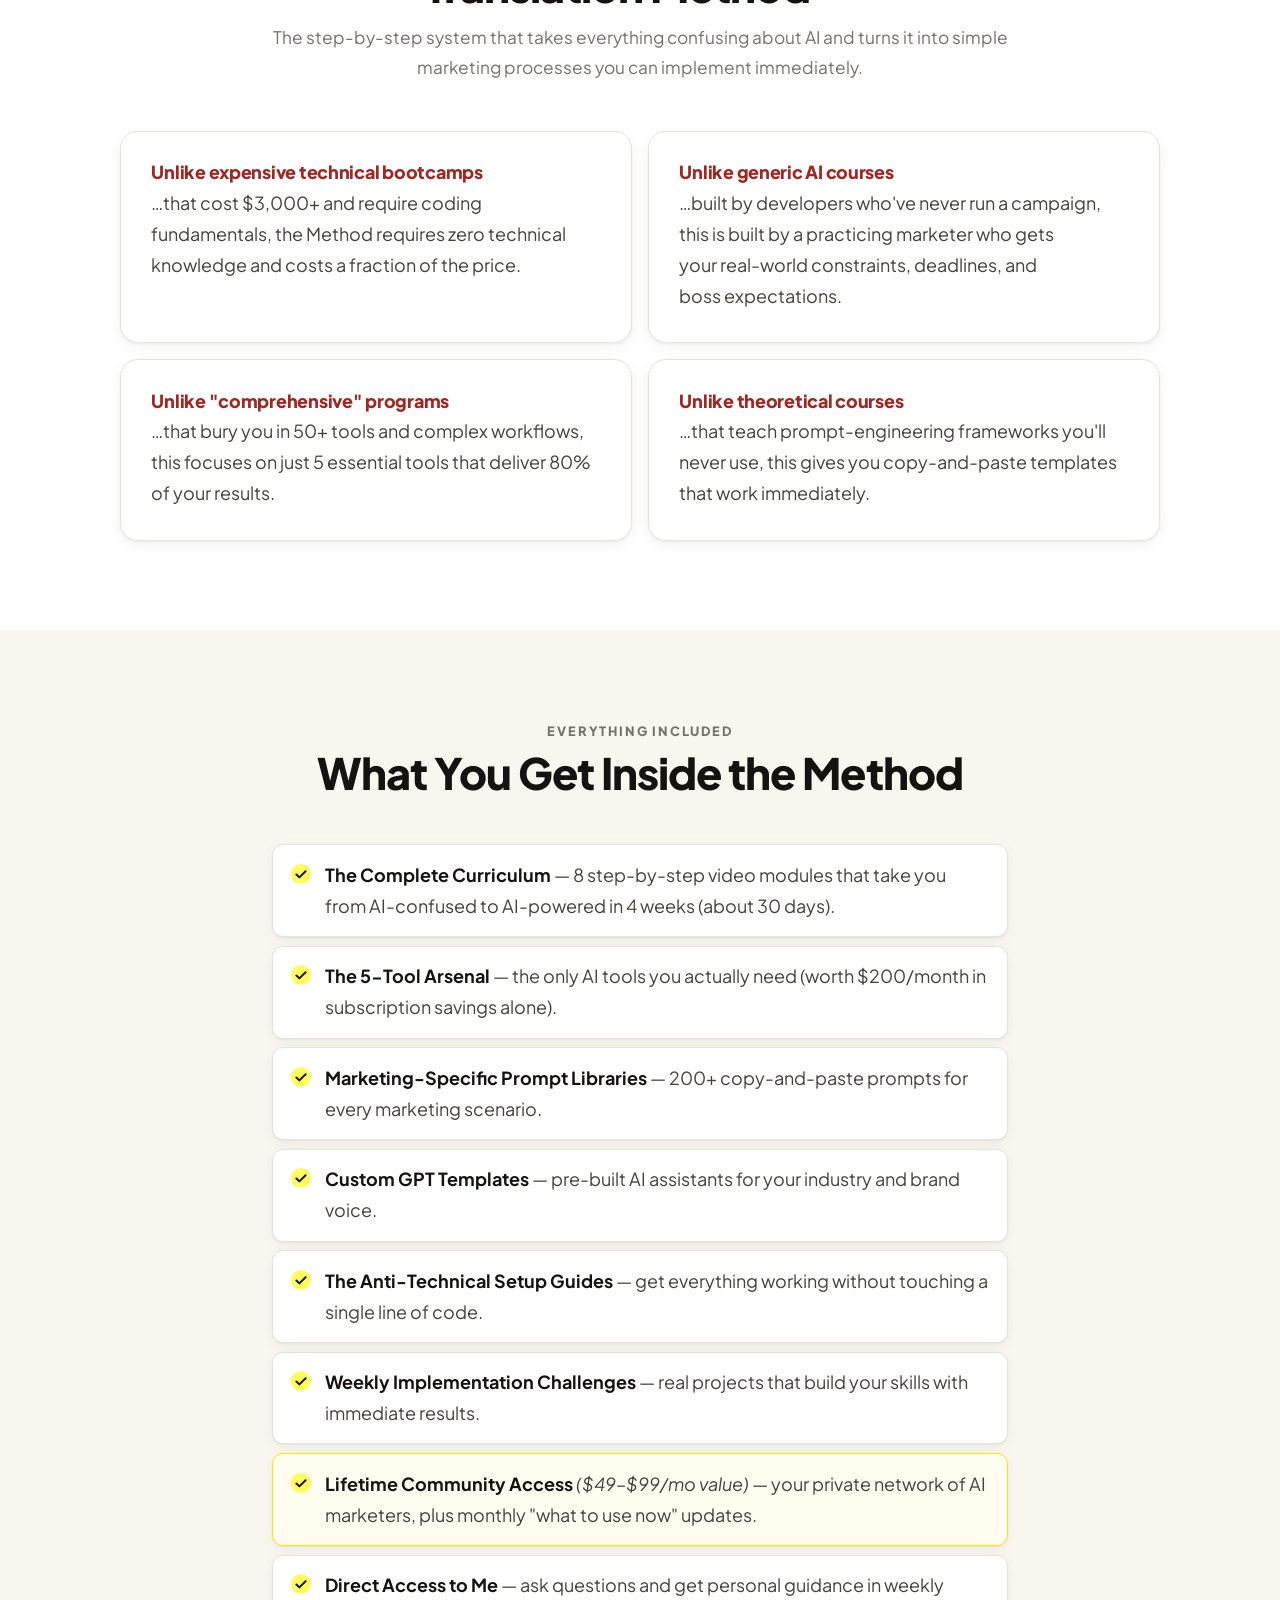
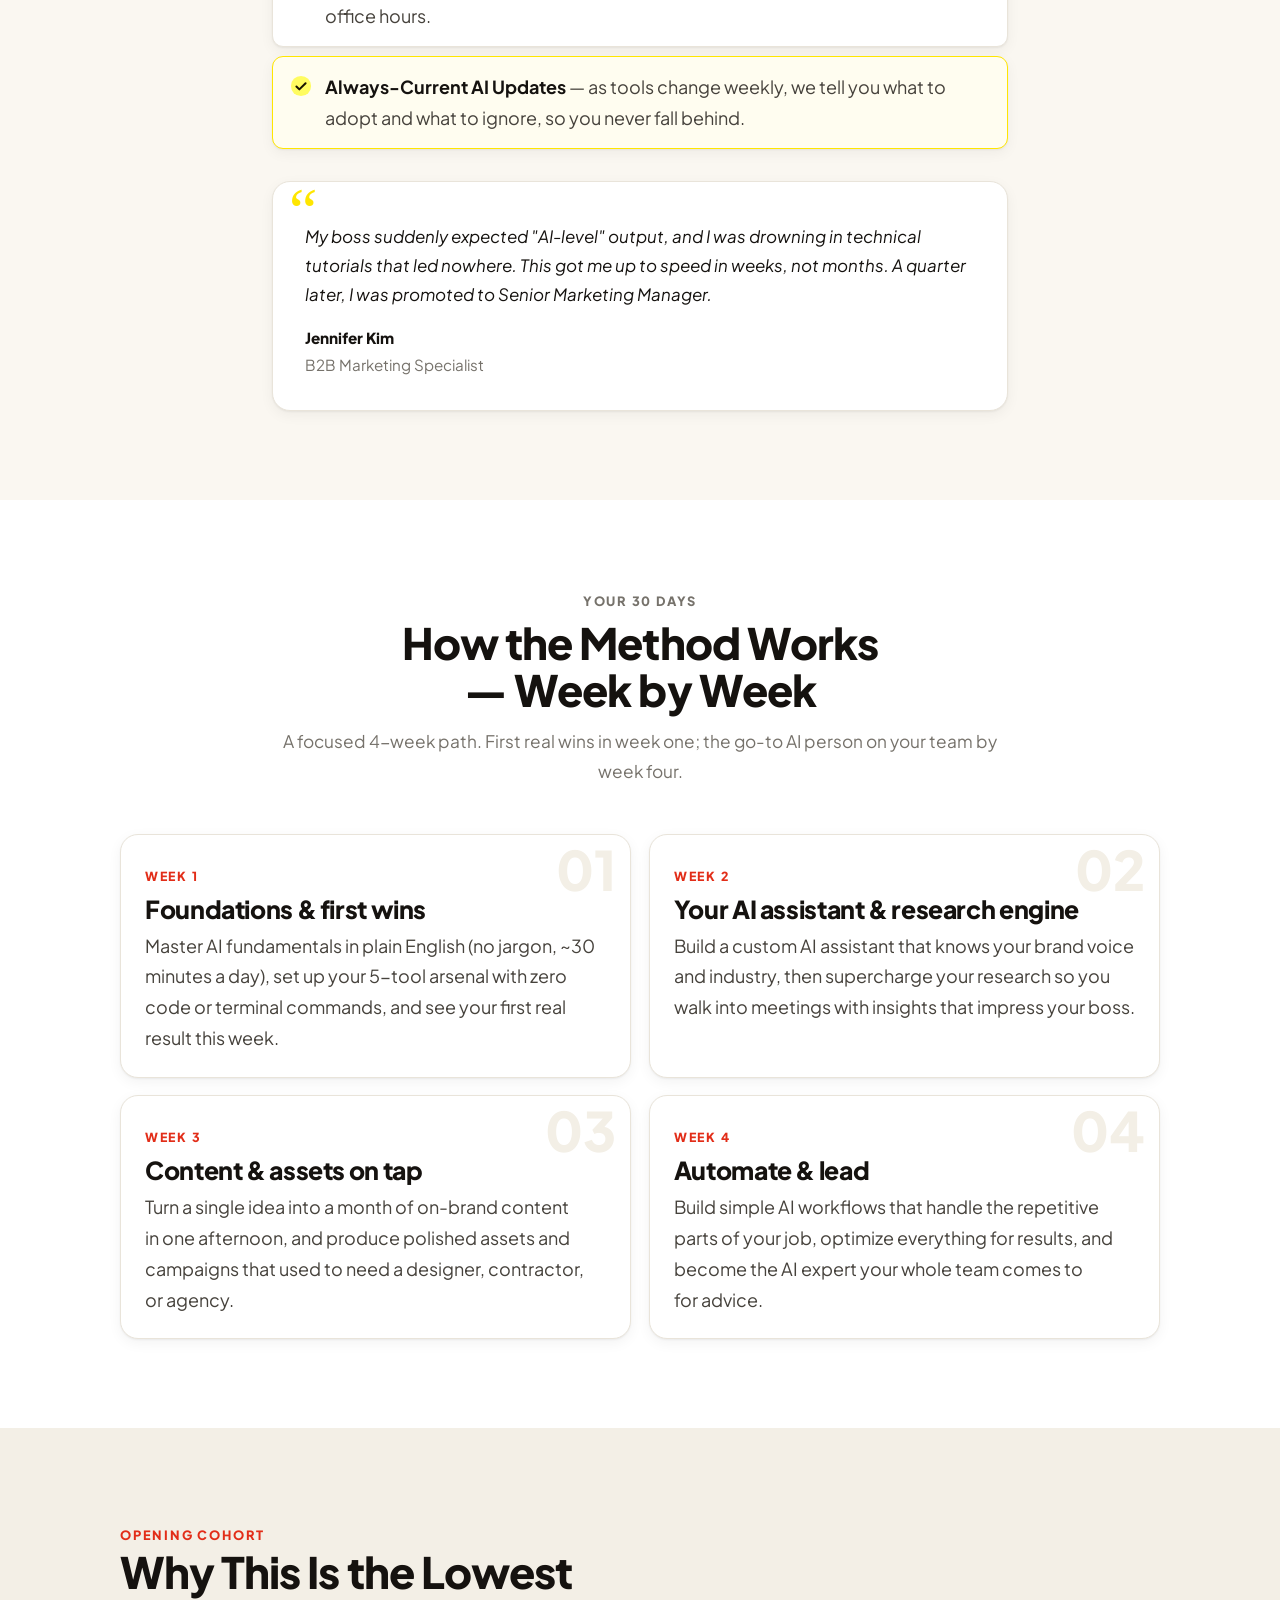
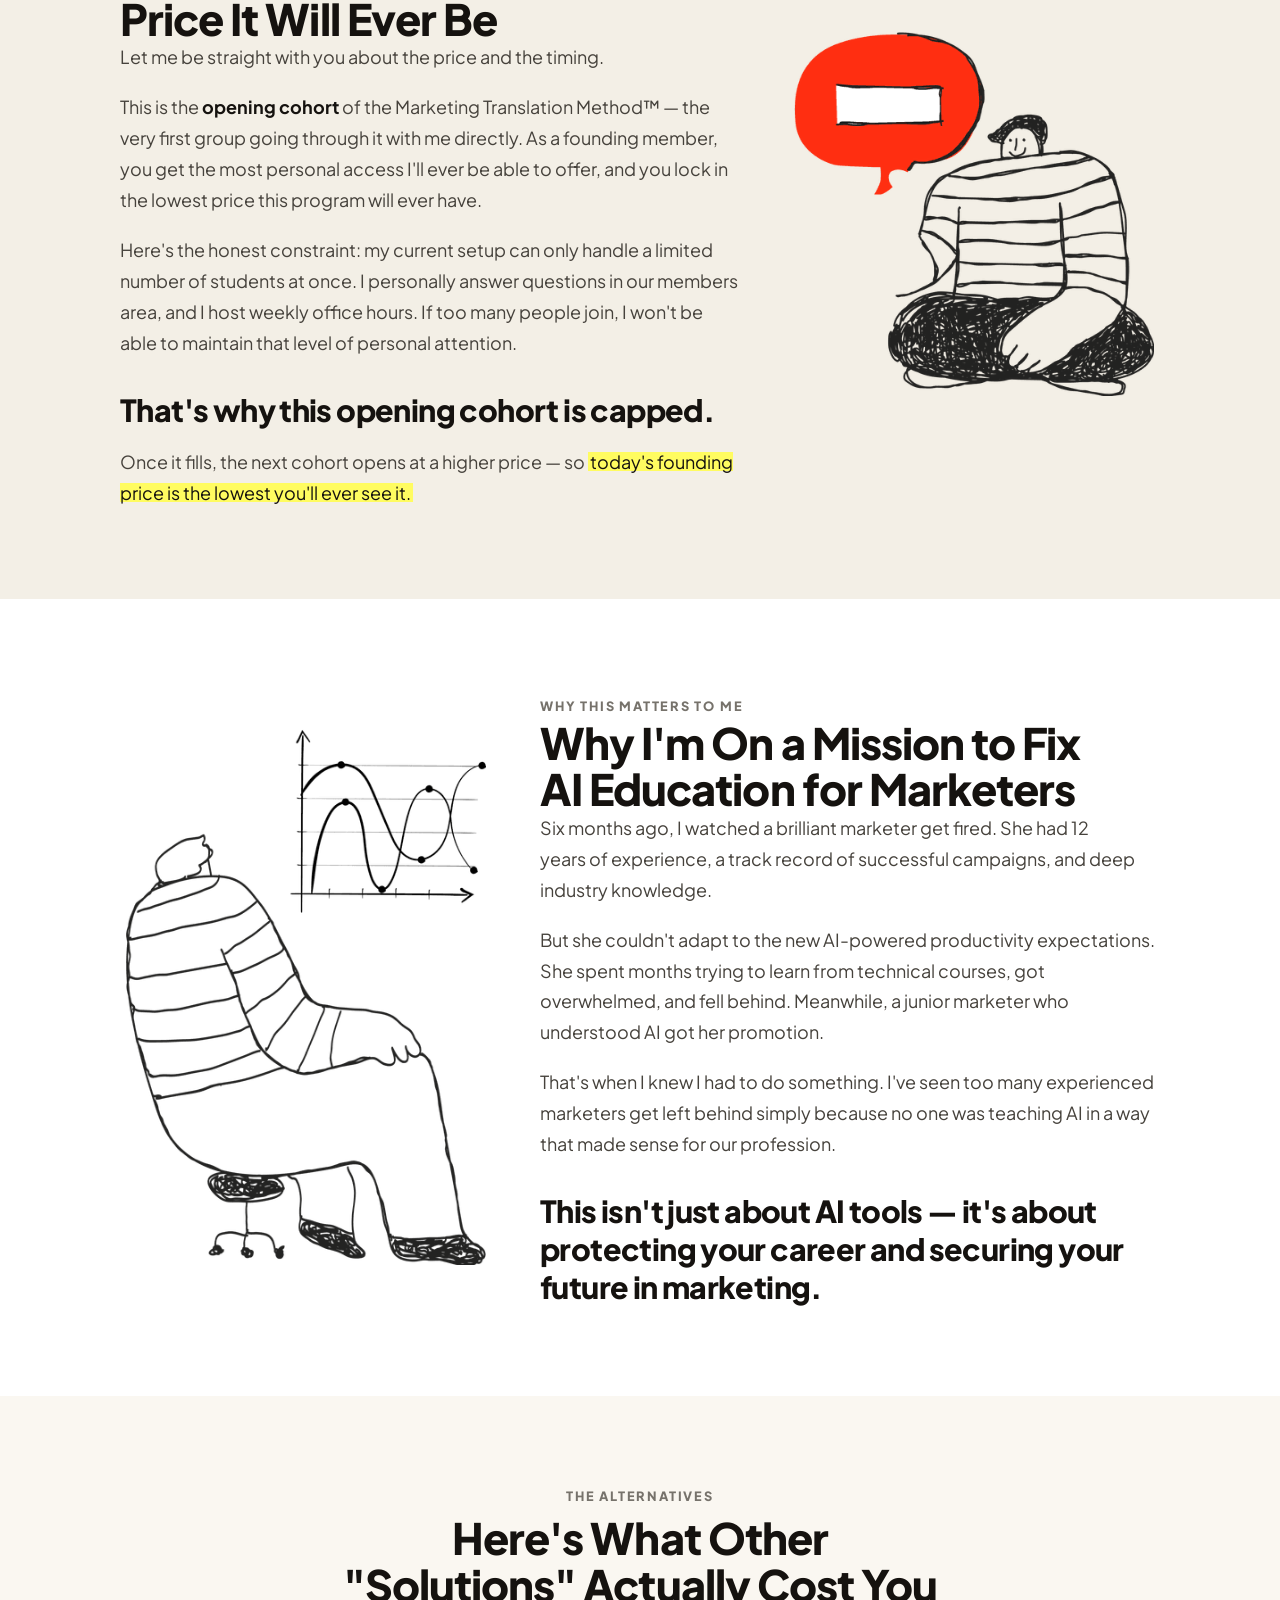
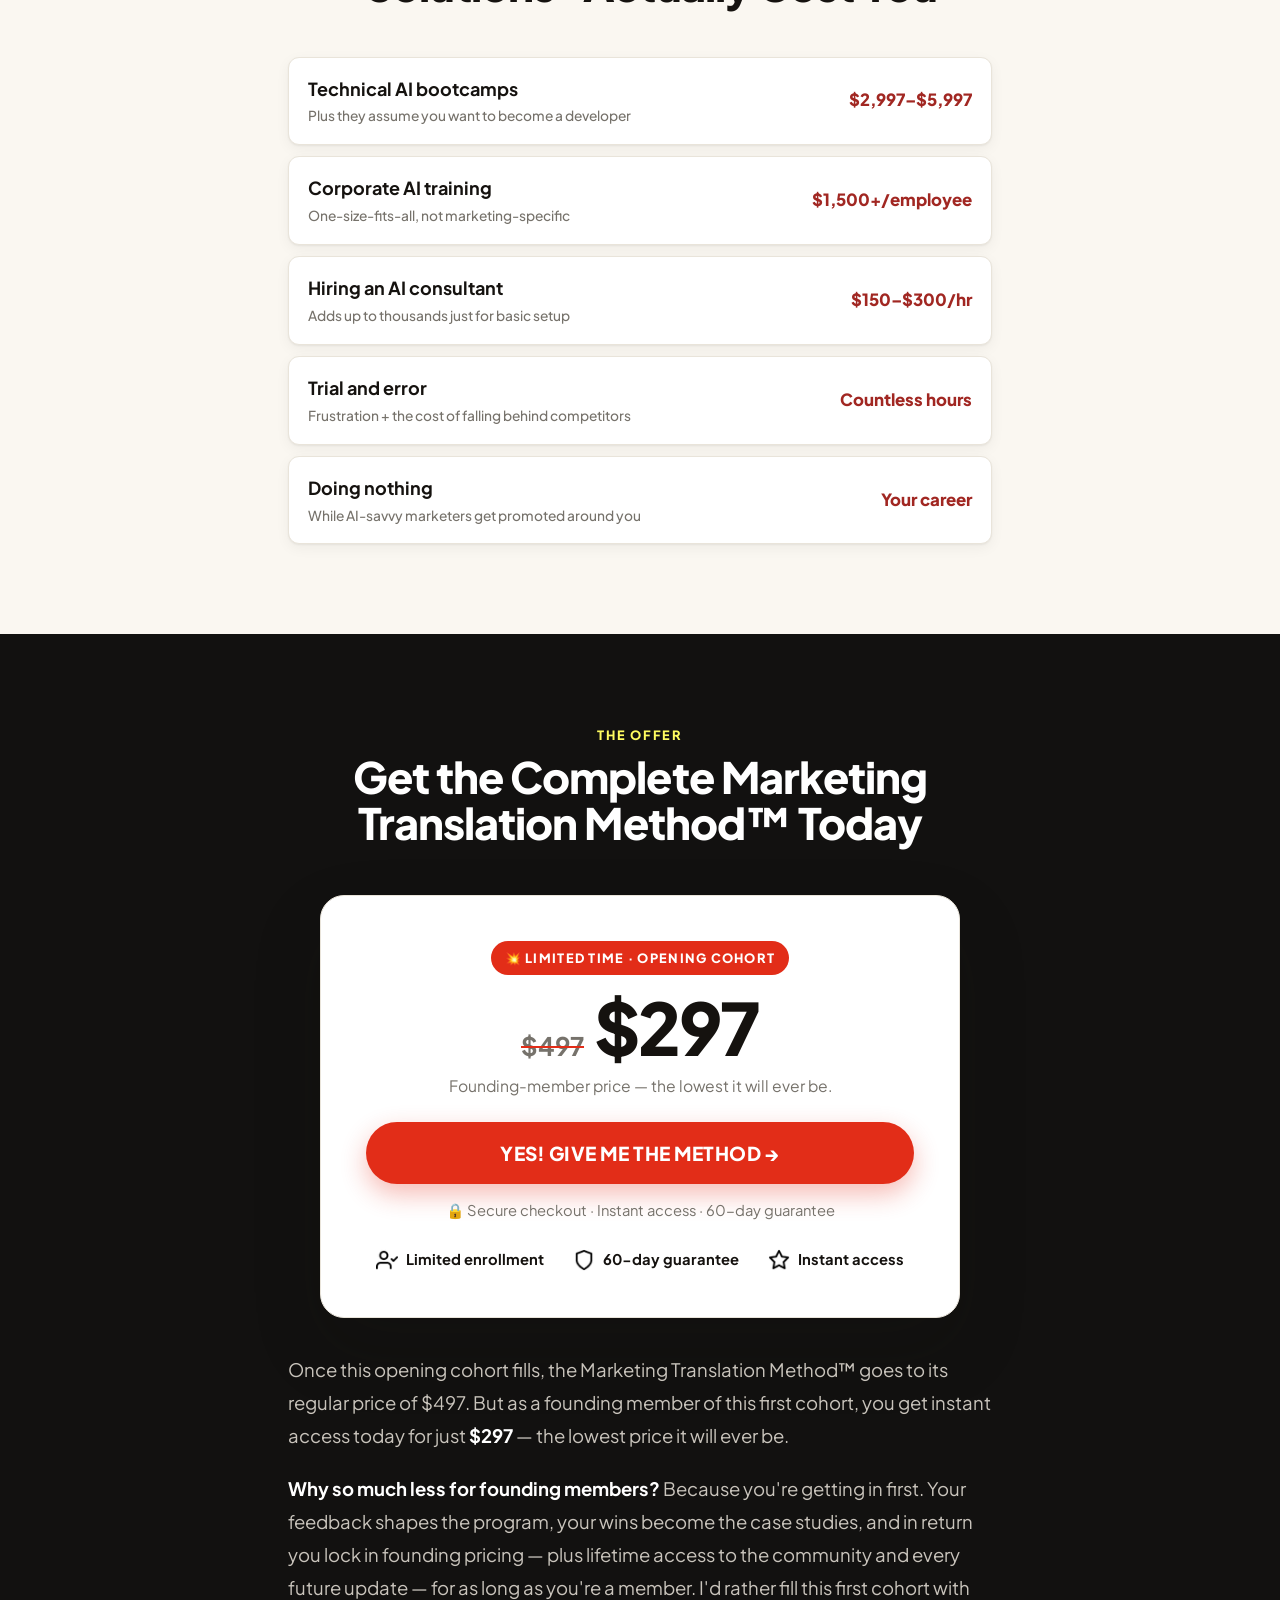
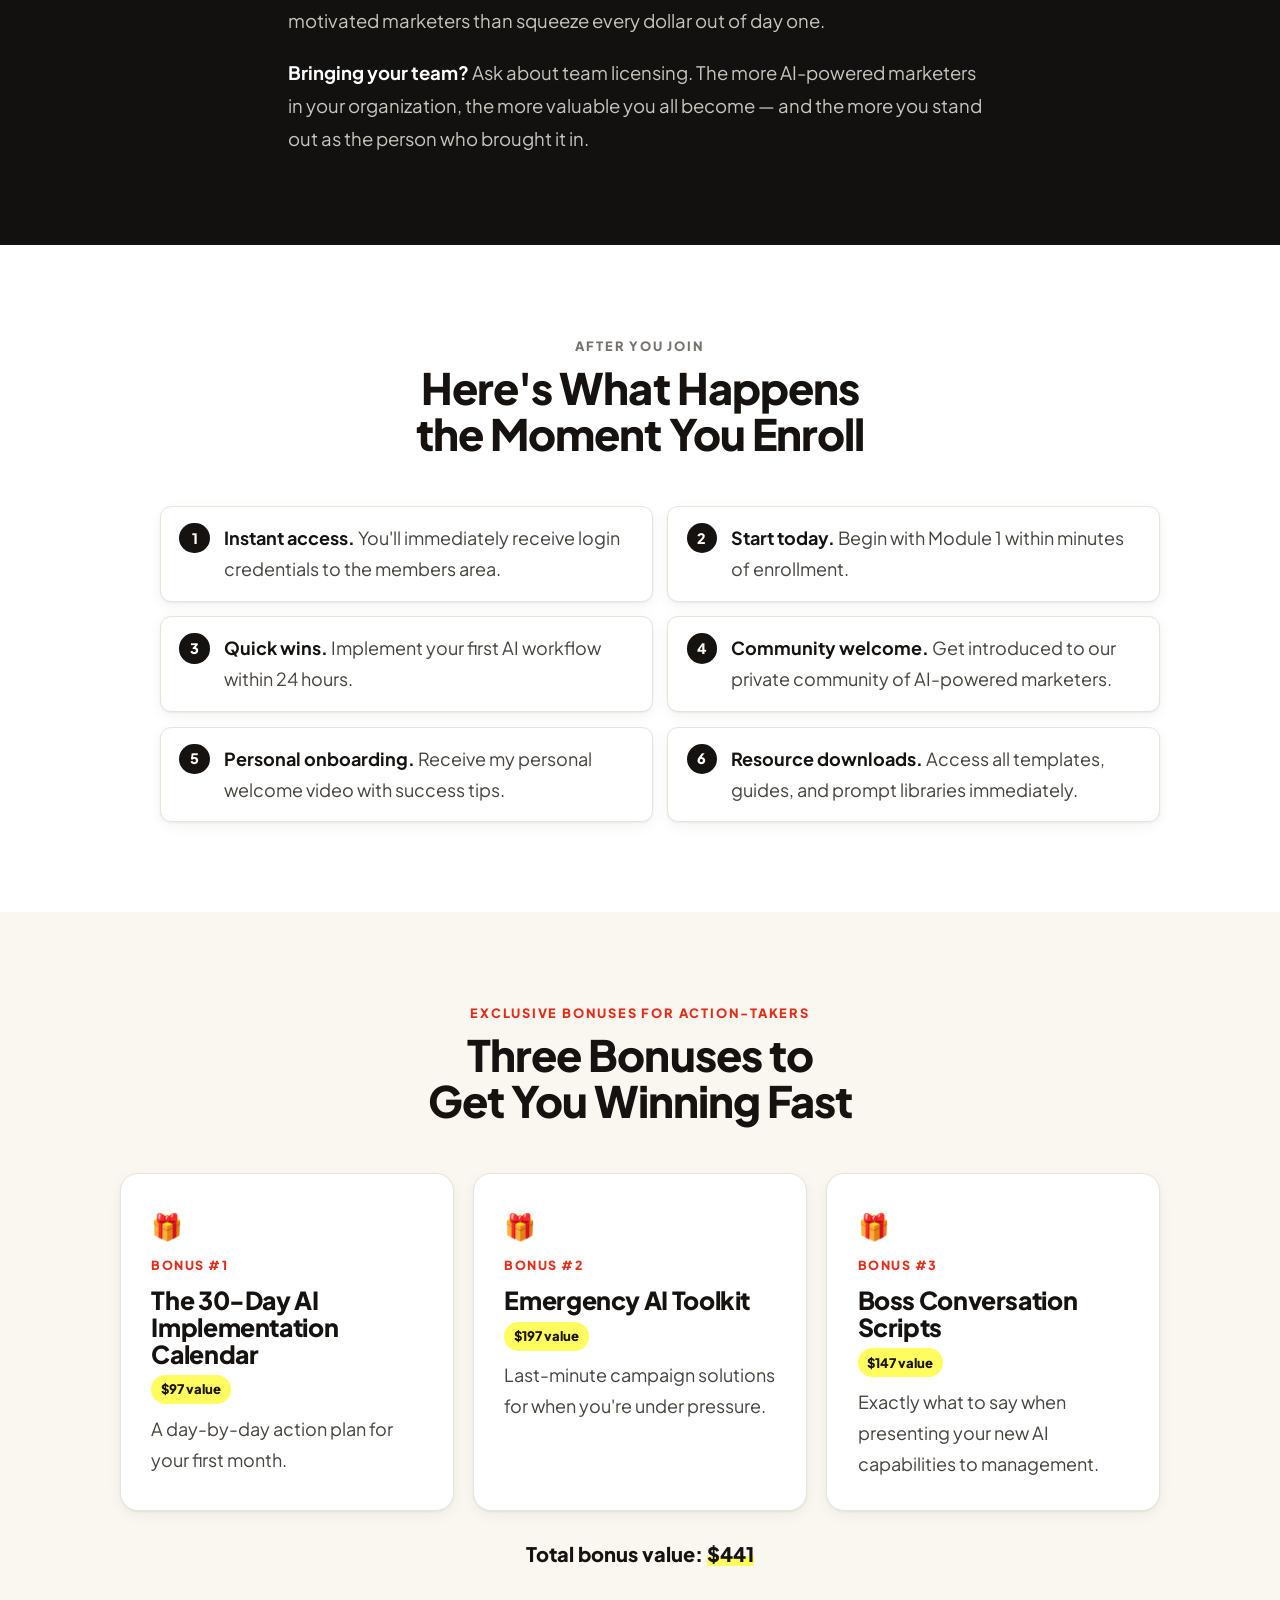
<file: course/index.html>
<!doctype html>
<html lang="en">
<head>
<meta name="facebook-domain-verification" content="vm32zx5x95nvbwyiji0bywbaeonhav" />
<meta charset="utf-8">
<meta name="viewport" content="width=device-width, initial-scale=1">
<title>The Marketing Translation Method™ — AI for working marketers, no coding required</title>
<meta name="description" content="A plug-and-play AI system built for marketers who already have a full-time job. Add AI to your workflow in your first 30 days — no coding, no jargon, no rabbit holes.">
<meta name="robots" content="index,follow">
<meta property="og:title" content="The Marketing Translation Method™">
<meta property="og:description" content="Add AI to your actual marketing workflow without learning to code or drowning in 800 tools.">
<meta property="og:type" content="website">
<!-- Meta Pixel Code -->
<script>
  !function(f,b,e,v,n,t,s)
  {if(f.fbq)return;n=f.fbq=function(){n.callMethod?
  n.callMethod.apply(n,arguments):n.queue.push(arguments)};
  if(!f._fbq)f._fbq=n;n.push=n;n.loaded=!0;n.version='2.0';
  n.queue=[];t=b.createElement(e);t.async=!0;
  t.src=v;s=b.getElementsByTagName(e)[0];
  s.parentNode.insertBefore(t,s)}(window, document,'script',
  'https://connect.facebook.net/en_US/fbevents.js');
  fbq('init', '234428348359704');
  fbq('track', 'PageView');
</script>
<noscript><img height="1" width="1" style="display:none"
  src="https://www.facebook.com/tr?id=234428348359704&ev=PageView&noscript=1"
  alt="" /></noscript>
<!-- End Meta Pixel Code -->
<link rel="preconnect" href="https://fonts.googleapis.com">
<link rel="preconnect" href="https://fonts.gstatic.com" crossorigin>
<link href="https://fonts.googleapis.com/css2?family=Plus+Jakarta+Sans:ital,wght@0,400..800;1,400..700&display=swap" rel="stylesheet">
<link rel="stylesheet" href="/course/styles.css">
<script src="/analytics.js" defer></script>
</head>
<body id="top">

<!-- ============ STICKY CTA ============ -->
<div class="sticky-cta" id="stickyCta" role="region" aria-label="Enrollment">
  <div class="inner">
    <div class="pitch">
      <div class="t1">Marketing Translation Method™ — Opening Cohort</div>
      <div class="t2"><span class="was">$497</span><span class="now">$297</span> · founding-member price</div>
    </div>
    <a class="btn btn--cta" href="https://buy.stripe.com/bJedRa1GJdkablR3Og4ko0w">Join the opening cohort →</a>
    <button class="close" id="stickyClose" aria-label="Dismiss this bar" type="button">&times;</button>
  </div>
</div>

<!-- ============ HEADER ============ -->
<header class="site-header">
  <div class="wrap">
    <a class="logo" href="#top" aria-label="Marketing Translation Method — home"><img src="/course/assets/hero-accent-a.png" alt="Marketing Translation Method" width="160" height="37"></a>
    <div class="header-cta">
      <span><span class="price-tag">$297</span> · opening cohort</span>
      <a class="btn btn--ghost" href="#offer">Get access</a>
    </div>
  </div>
</header>

<main>

  <!-- ============ HERO ============ -->
  <section class="hero">
    <div class="wrap">
      <div class="hero-grid">
        <div class="hero-copy reveal">
          <span class="eyebrow-pill eyebrow eyebrow--warn">⚠️ For working marketers who don't have time to keep up with AI</span>
          <h1>Add AI to Your Actual Marketing Workflow <mark>Without Learning to Code or Drowning in 800 Tools</mark></h1>
          <p class="hero-tagline"><em>(built for marketers who already have a full-time job)</em></p>
          <p class="deck">Finally — a plug-and-play AI system that fits around your job and <strong>pays off in your first 30 days</strong>. Copy, paste, and get hours back every week. No coding, no jargon, no 3-month rabbit hole.</p>
          <div class="actions">
            <a class="btn btn--ghost btn--lg" href="#offer">Show me how it works →</a>
            <span class="reassure">60-day guarantee · instant access</span>
          </div>
        </div>
        <div class="hero-art reveal"><img src="/course/assets/hero-accent-c.png" alt="A marketer getting work done with AI on a laptop" width="440" height="581"></div>
      </div>
    </div>
  </section>

  <!-- ============ LEAD LETTER ============ -->
  <section class="section">
    <div class="wrap prose">
      <p class="salute">Dear Fellow Marketer,</p>
      <p>Every piece of AI marketing advice you've received, every "comprehensive guide" you've bookmarked, and every YouTube tutorial promising to make you an "AI expert" will guarantee that you waste <strong>at least 40 hours of your life</strong> and still end up more confused than when you started.</p>
      <p>That's because most of AI education is created by tech people who think marketers want to learn Python, install MCP servers, and run scripts in terminal windows.</p>
      <p class="big-statement">They're dead wrong.</p>
      <p>You may think these technical approaches are the "right way" to learn AI, or that you need to understand the underlying technology to use it effectively. But much more often than not, following this advice will leave you frustrated, overwhelmed, and farther behind than when you started.</p>
      <p>And if that stings a little, it's only because you've lived it.</p>
      <p>If it wasn't, you wouldn't be here reading this. You'd be confidently using AI to crush your marketing goals instead of bookmarking another "ultimate AI prompting guide" that requires a computer science degree to understand.</p>
    </div>
  </section>

  <!-- ============ ORIGIN STORY ============ -->
  <section class="section section--soft">
    <div class="wrap">
      <div class="split">
        <div class="reveal">
          <span class="eyebrow">My story</span>
          <h2>Who I Am + How I Discovered This "Backwards" Truth</h2>
          <p>My name is Filip, and I've been a marketing practitioner for 10 years. I've run campaigns for Fortune 500 companies, managed seven-figure ad budgets, and built marketing teams from scratch.</p>
          <p>But 18 months ago, I was just like you — drowning in technical AI tutorials that made no sense.</p>
          <p><strong>Here's the moment everything changed…</strong></p>
          <p>I was sitting in a conference room watching my company's "AI initiative" presentation. The CTO was showing slides about "implementing Large Language Models with custom API integrations" and "building RAG systems with vector databases."</p>
          <p>I had no idea what any of it meant. But I knew one thing: my boss expected our marketing team to be "3x more productive" because "AI makes everything faster now."</p>
          <p>That night, I faced a choice: learn to code like the tutorials demanded, or find a completely different approach. <strong>I chose differently.</strong></p>
          <p>Instead of learning Python, I spent the next 6 months obsessively studying how AI actually works — not from a programming perspective, but from a practical application perspective.</p>
          <p>I talked to dozens of marketers who were quietly getting incredible results with AI. I discovered that the most productive ones weren't the most technical. In fact, it was the opposite. <mark>The marketers getting 10x results had figured out something the "experts" missed entirely.</mark></p>
        </div>
        <div class="split-art reveal"><img src="/course/assets/illus-story.png" alt="" loading="lazy" width="440" height="687"></div>
      </div>
    </div>
  </section>

  <!-- ============ MECHANISM: PROBLEM ============ -->
  <section class="section">
    <div class="wrap">
      <div class="split split--rev">
        <div class="split-art reveal"><img src="/course/assets/accent-mechanism-a.png" alt="" loading="lazy" width="440" height="452"></div>
        <div class="reveal">
          <span class="eyebrow">The real problem</span>
          <h2>The REAL Reason Why Technical AI Learning Fails for Marketers</h2>
          <p>The traditional approach to AI learning is built on a <strong>fundamental lie.</strong></p>
          <p>The tech industry wants you to believe that to use AI effectively, you need to understand the underlying technology. They teach you about "prompt engineering frameworks," "model parameters," and "fine-tuning algorithms."</p>
          <p>But here's what they're all missing:</p>
          <div class="callout callout--accent">
            <p>AI tools are designed to <strong>work like apps, not programming languages.</strong> You don't need to understand how Netflix's algorithm works to watch movies. You don't need to know SQL to use Salesforce. And you don't need to understand RAG architectures to get more done with AI.</p>
          </div>
          <p>When developers teach AI, they're teaching you to think like a programmer. But marketers don't need to <em>program</em> AI — <mark>we need to <em>direct</em> AI.</mark></p>
          <p class="big-statement">It's the difference between learning to build a car engine and learning to drive a Ferrari. Most marketers are training to be mechanics when they should be learning to be race car drivers.</p>
        </div>
      </div>
    </div>
  </section>

  <!-- ============ MECHANISM: SOLUTION ============ -->
  <section class="section section--soft">
    <div class="wrap">
      <div class="split">
        <div class="reveal">
          <span class="eyebrow">The shift</span>
          <h2>The "Anti-Technical" Method That Changes Everything</h2>
          <p>Once I understood why the technical approach fails, the solution became obvious. What if we:</p>
          <ul class="q-list">
            <li>Ignored 90% of what AI "experts" teach and focused only on practical application?</li>
            <li>Used templates that already work instead of learning prompt engineering?</li>
            <li>Just learned which buttons to push for marketing results?</li>
            <li>Treated AI tools like marketing tools instead of programming languages?</li>
          </ul>
          <p>This led me to develop what I call the <strong>Marketing Translation Method™</strong> — a complete system that takes everything confusing about AI and turns it into simple, step-by-step marketing processes.</p>
          <p>Instead of learning technical concepts, you learn marketing workflows. Instead of memorizing prompt frameworks, you get copy-and-paste templates. Instead of understanding algorithms, you learn which tool to use for which task. <mark>Instead of coding, you click buttons.</mark></p>
        </div>
        <div class="split-art reveal"><img src="/course/assets/hero-accent-b.png" alt="" loading="lazy" width="440" height="478"></div>
      </div>
    </div>
  </section>

  <!-- ============ SOCIAL PROOF ============ -->
  <section class="section">
    <div class="wrap">
      <p class="eyebrow eyebrow--center" style="justify-content:center">The results speak for themselves</p>
      <div class="grid grid-2" style="margin-top:1.4rem">
        <figure class="quote reveal">
          <p>I'd tried two other AI courses and bounced off both — they turned into coding lessons within an hour. This was the first one that actually spoke to me as a marketer. In my first month I produced more content than I had in the previous six, and I still couldn't tell you what an API is. I don't need to.</p>
          <figcaption class="cite"><span class="who">Sarah Chen</span><span class="role">Content Marketing Manager, TechFlow Solutions</span></figcaption>
        </figure>
        <figure class="quote reveal">
          <p>I came in skeptical — I'd wasted money on "AI for marketing" courses that assumed I wanted to become a developer. This one is built around how marketers actually work. I implemented the first module the same week, and my content immediately got sharper.</p>
          <figcaption class="cite"><span class="who">Marcus Rodriguez</span><span class="role">Digital Marketing Director, SaaS startup</span></figcaption>
        </figure>
      </div>

      <div class="split split--rev" style="margin-top:clamp(2.5rem,5vw,4rem)">
        <div class="split-art reveal"><img src="/course/assets/accent-proof-a.png" alt="" loading="lazy" width="440" height="674"></div>
        <div class="reveal">
          <span class="eyebrow">Here's where it gets interesting</span>
          <h2>The "anti-technical" marketers are outperforming their technical colleagues</h2>
          <p>While their coworkers spend weekends watching Python tutorials, these marketers are using simple tools and templates to:</p>
          <ul class="check-list">
            <li>Generate 6 months of content ideas in one afternoon</li>
            <li>Conduct competitor research that rivals expensive agency reports</li>
            <li>Create professional assets without hiring contractors</li>
            <li>Build custom marketing tools without writing code</li>
            <li>Get more done while working fewer hours</li>
          </ul>
          <p style="margin-top:1.1rem">Why does the "backwards" approach work better? Because marketing is about creativity, strategy, and human psychology — not coding. <mark>When you remove the technical barriers, you can focus on what actually matters: getting results.</mark></p>
        </div>
      </div>
    </div>
  </section>

  <!-- ============ OVERWHELM / AGITATION ============ -->
  <section class="section section--softer">
    <div class="wrap">
      <div class="section-head">
        <span class="eyebrow eyebrow--warn eyebrow--center">The trap</span>
        <h2>The Technical Overwhelm That's Paralyzing Marketers</h2>
        <p class="sub">Here's what's really happening when you try to learn AI right now.</p>
      </div>
      <div class="grid grid-3">
        <div class="card reveal">
          <h3 style="color:var(--red)">You're DROWNING in technical content</h3>
          <p style="margin:.4rem 0 .8rem">You Google "AI for marketers" and get told to:</p>
          <ul class="x-list">
            <li>Install MCP servers <em>(what the hell is an MCP server?)</em></li>
            <li>Run Python scripts in your terminal <em>(you're a marketer, not a developer!)</em></li>
            <li>Configure JSON schemas <em>(seriously?)</em></li>
            <li>Set up prompt-engineering frameworks <em>(you just want to write better copy!)</em></li>
          </ul>
          <p style="margin-top:.9rem;font-size:.92rem;color:var(--muted)">This isn't for you. You didn't go to marketing school to become a programmer.</p>
        </div>
        <div class="card reveal">
          <h3 style="color:var(--red)">You're PARALYZED by the noise</h3>
          <ul class="x-list">
            <li>It would take a full-time job just to test all these tools</li>
            <li>You don't have time to figure out which of the 847 AI apps actually works for marketing</li>
            <li>New tools launch literally every day — no one can keep up with all of them alone</li>
            <li>Jargon that glazes your eyes over <em>(RAG? Scaffolding? Vector databases?)</em></li>
            <li>Contradictory advice from every "expert" with a course to sell</li>
          </ul>
        </div>
        <div class="card reveal">
          <h3 style="color:var(--red)">You're FRUSTRATED by the results</h3>
          <ul class="x-list">
            <li>You tried ChatGPT once and got generic, bland copy</li>
            <li>You followed an "advanced prompting guide" and got mediocre results</li>
            <li>You signed up for 12 AI tools and barely use any of them</li>
            <li>Every AI-generated piece feels like it needs a complete rewrite anyway</li>
          </ul>
        </div>
      </div>
      <div class="prose" style="margin-top:clamp(2rem,4vw,3rem);display:grid;gap:1rem">
        <div class="callout callout--red reveal"><p>🤯 <strong>The worst part?</strong> You're starting to wonder if AI is just overhyped nonsense for people who speak geek…</p></div>
        <div class="callout callout--red reveal"><p>🤔 Meanwhile, your boss expects AI-level productivity, your colleagues are getting promoted around you, and every day you delay is another day you fall further behind.</p></div>
        <div class="callout callout--accent reveal"><p>💡 <strong>But here's what you don't realize:</strong> the marketers winning with AI aren't more technical than you. They just found someone who could translate the technical stuff into practical marketing applications.</p></div>
      </div>
    </div>
  </section>

  <!-- ============ INTRODUCING + DIFFERENTIATORS ============ -->
  <section class="section">
    <div class="wrap">
      <div class="section-head">
        <span class="eyebrow eyebrow--center">The solution</span>
        <h2>Introducing: The Marketing Translation Method™</h2>
        <p class="sub">The step-by-step system that takes everything confusing about AI and turns it into simple marketing processes you can implement immediately.</p>
      </div>
      <div class="diff">
        <div class="card reveal"><h3>Unlike expensive technical bootcamps</h3><p>…that cost $3,000+ and require coding fundamentals, the Method requires zero technical knowledge and costs a fraction of the price.</p></div>
        <div class="card reveal"><h3>Unlike generic AI courses</h3><p>…built by developers who've never run a campaign, this is built by a practicing marketer who gets your real-world constraints, deadlines, and boss expectations.</p></div>
        <div class="card reveal"><h3>Unlike "comprehensive" programs</h3><p>…that bury you in 50+ tools and complex workflows, this focuses on just 5 essential tools that deliver 80% of your results.</p></div>
        <div class="card reveal"><h3>Unlike theoretical courses</h3><p>…that teach prompt-engineering frameworks you'll never use, this gives you copy-and-paste templates that work immediately.</p></div>
      </div>
    </div>
  </section>

  <!-- ============ VALUE STACK ============ -->
  <section class="section section--soft">
    <div class="wrap">
      <div class="section-head">
        <span class="eyebrow eyebrow--center">Everything included</span>
        <h2>What You Get Inside the Method</h2>
      </div>
      <div class="valuebox reveal">
        <ul>
          <li><svg width="22" height="22" viewBox="0 0 24 24" fill="none" aria-hidden="true"><circle cx="12" cy="12" r="11" fill="#FFFC60"/><path d="M7 12.5l3.2 3.2L17 9" stroke="#181400" stroke-width="2.2" stroke-linecap="round" stroke-linejoin="round"/></svg><span class="t"><strong>The Complete Curriculum</strong> — 8 step-by-step video modules that take you from AI-confused to AI-powered in 4 weeks (about 30 days).</span></li>
          <li><svg width="22" height="22" viewBox="0 0 24 24" fill="none" aria-hidden="true"><circle cx="12" cy="12" r="11" fill="#FFFC60"/><path d="M7 12.5l3.2 3.2L17 9" stroke="#181400" stroke-width="2.2" stroke-linecap="round" stroke-linejoin="round"/></svg><span class="t"><strong>The 5-Tool Arsenal</strong> — the only AI tools you actually need (worth $200/month in subscription savings alone).</span></li>
          <li><svg width="22" height="22" viewBox="0 0 24 24" fill="none" aria-hidden="true"><circle cx="12" cy="12" r="11" fill="#FFFC60"/><path d="M7 12.5l3.2 3.2L17 9" stroke="#181400" stroke-width="2.2" stroke-linecap="round" stroke-linejoin="round"/></svg><span class="t"><strong>Marketing-Specific Prompt Libraries</strong> — 200+ copy-and-paste prompts for every marketing scenario.</span></li>
          <li><svg width="22" height="22" viewBox="0 0 24 24" fill="none" aria-hidden="true"><circle cx="12" cy="12" r="11" fill="#FFFC60"/><path d="M7 12.5l3.2 3.2L17 9" stroke="#181400" stroke-width="2.2" stroke-linecap="round" stroke-linejoin="round"/></svg><span class="t"><strong>Custom GPT Templates</strong> — pre-built AI assistants for your industry and brand voice.</span></li>
          <li><svg width="22" height="22" viewBox="0 0 24 24" fill="none" aria-hidden="true"><circle cx="12" cy="12" r="11" fill="#FFFC60"/><path d="M7 12.5l3.2 3.2L17 9" stroke="#181400" stroke-width="2.2" stroke-linecap="round" stroke-linejoin="round"/></svg><span class="t"><strong>The Anti-Technical Setup Guides</strong> — get everything working without touching a single line of code.</span></li>
          <li><svg width="22" height="22" viewBox="0 0 24 24" fill="none" aria-hidden="true"><circle cx="12" cy="12" r="11" fill="#FFFC60"/><path d="M7 12.5l3.2 3.2L17 9" stroke="#181400" stroke-width="2.2" stroke-linecap="round" stroke-linejoin="round"/></svg><span class="t"><strong>Weekly Implementation Challenges</strong> — real projects that build your skills with immediate results.</span></li>
          <li class="hot"><svg width="22" height="22" viewBox="0 0 24 24" fill="none" aria-hidden="true"><circle cx="12" cy="12" r="11" fill="#FFFC60"/><path d="M7 12.5l3.2 3.2L17 9" stroke="#181400" stroke-width="2.2" stroke-linecap="round" stroke-linejoin="round"/></svg><span class="t"><strong>Lifetime Community Access</strong> <em>($49–$99/mo value)</em> — your private network of AI marketers, plus monthly "what to use now" updates.</span></li>
          <li><svg width="22" height="22" viewBox="0 0 24 24" fill="none" aria-hidden="true"><circle cx="12" cy="12" r="11" fill="#FFFC60"/><path d="M7 12.5l3.2 3.2L17 9" stroke="#181400" stroke-width="2.2" stroke-linecap="round" stroke-linejoin="round"/></svg><span class="t"><strong>Direct Access to Me</strong> — ask questions and get personal guidance in weekly office hours.</span></li>
          <li class="hot"><svg width="22" height="22" viewBox="0 0 24 24" fill="none" aria-hidden="true"><circle cx="12" cy="12" r="11" fill="#FFFC60"/><path d="M7 12.5l3.2 3.2L17 9" stroke="#181400" stroke-width="2.2" stroke-linecap="round" stroke-linejoin="round"/></svg><span class="t"><strong>Always-Current AI Updates</strong> — as tools change weekly, we tell you what to adopt and what to ignore, so you never fall behind.</span></li>
        </ul>
      </div>
      <figure class="quote reveal" style="max-width:46rem;margin:2rem auto 0">
        <p>My boss suddenly expected "AI-level" output, and I was drowning in technical tutorials that led nowhere. This got me up to speed in weeks, not months. A quarter later, I was promoted to Senior Marketing Manager.</p>
        <figcaption class="cite"><span class="who">Jennifer Kim</span><span class="role">B2B Marketing Specialist</span></figcaption>
      </figure>
    </div>
  </section>

  <!-- ============ ROADMAP (4 WEEKS) ============ -->
  <section class="section">
    <div class="wrap">
      <div class="section-head">
        <span class="eyebrow eyebrow--center">Your 30 days</span>
        <h2>How the Method Works — Week by Week</h2>
        <p class="sub">A focused 4-week path. First real wins in week one; the go-to AI person on your team by week four.</p>
      </div>
      <div class="steps">
        <div class="step reveal"><span class="no">01</span><span class="wk">Week 1</span><h3>Foundations &amp; first wins</h3><p>Master AI fundamentals in plain English (no jargon, ~30 minutes a day), set up your 5-tool arsenal with zero code or terminal commands, and see your first real result this week.</p></div>
        <div class="step reveal"><span class="no">02</span><span class="wk">Week 2</span><h3>Your AI assistant &amp; research engine</h3><p>Build a custom AI assistant that knows your brand voice and industry, then supercharge your research so you walk into meetings with insights that impress your boss.</p></div>
        <div class="step reveal"><span class="no">03</span><span class="wk">Week 3</span><h3>Content &amp; assets on tap</h3><p>Turn a single idea into a month of on-brand content in one afternoon, and produce polished assets and campaigns that used to need a designer, contractor, or agency.</p></div>
        <div class="step reveal"><span class="no">04</span><span class="wk">Week 4</span><h3>Automate &amp; lead</h3><p>Build simple AI workflows that handle the repetitive parts of your job, optimize everything for results, and become the AI expert your whole team comes to for advice.</p></div>
      </div>
    </div>
  </section>

  <!-- ============ SCARCITY 1 (lowest price) ============ -->
  <section class="section section--softer">
    <div class="wrap">
      <div class="split">
        <div class="reveal">
          <span class="eyebrow eyebrow--warn">Opening cohort</span>
          <h2>Why This Is the Lowest Price It Will Ever Be</h2>
          <p>Let me be straight with you about the price and the timing.</p>
          <p>This is the <strong>opening cohort</strong> of the Marketing Translation Method™ — the very first group going through it with me directly. As a founding member, you get the most personal access I'll ever be able to offer, and you lock in the lowest price this program will ever have.</p>
          <p>Here's the honest constraint: my current setup can only handle a limited number of students at once. I personally answer questions in our members area, and I host weekly office hours. If too many people join, I won't be able to maintain that level of personal attention.</p>
          <p class="big-statement">That's why this opening cohort is capped.</p>
          <p>Once it fills, the next cohort opens at a higher price — so <mark>today's founding price is the lowest you'll ever see it.</mark></p>
        </div>
        <div class="split-art reveal"><img src="/course/assets/accent-scarcity.png" alt="" loading="lazy" width="440" height="445"></div>
      </div>
    </div>
  </section>

  <!-- ============ MISSION STORY ============ -->
  <section class="section">
    <div class="wrap">
      <div class="split split--rev">
        <div class="split-art reveal"><img src="/course/assets/accent-mission.png" alt="" loading="lazy" width="403" height="600"></div>
        <div class="reveal">
          <span class="eyebrow">Why this matters to me</span>
          <h2>Why I'm On a Mission to Fix AI Education for Marketers</h2>
          <p>Six months ago, I watched a brilliant marketer get fired. She had 12 years of experience, a track record of successful campaigns, and deep industry knowledge.</p>
          <p>But she couldn't adapt to the new AI-powered productivity expectations. She spent months trying to learn from technical courses, got overwhelmed, and fell behind. Meanwhile, a junior marketer who understood AI got her promotion.</p>
          <p>That's when I knew I had to do something. I've seen too many experienced marketers get left behind simply because no one was teaching AI in a way that made sense for our profession.</p>
          <p class="big-statement">This isn't just about AI tools — it's about protecting your career and securing your future in marketing.</p>
        </div>
      </div>
    </div>
  </section>

  <!-- ============ COST OF ALTERNATIVES ============ -->
  <section class="section section--soft">
    <div class="wrap">
      <div class="section-head">
        <span class="eyebrow eyebrow--center">The alternatives</span>
        <h2>Here's What Other "Solutions" Actually Cost You</h2>
      </div>
      <div class="cost-list reveal">
        <div class="cost-row"><span class="label">Technical AI bootcamps<small>Plus they assume you want to become a developer</small></span><span class="amt">$2,997–$5,997</span></div>
        <div class="cost-row"><span class="label">Corporate AI training<small>One-size-fits-all, not marketing-specific</small></span><span class="amt">$1,500+/employee</span></div>
        <div class="cost-row"><span class="label">Hiring an AI consultant<small>Adds up to thousands just for basic setup</small></span><span class="amt">$150–$300/hr</span></div>
        <div class="cost-row"><span class="label">Trial and error<small>Frustration + the cost of falling behind competitors</small></span><span class="amt">Countless hours</span></div>
        <div class="cost-row"><span class="label">Doing nothing<small>While AI-savvy marketers get promoted around you</small></span><span class="amt">Your career</span></div>
      </div>
    </div>
  </section>

  <!-- ============ OFFER / PRICE ============ -->
  <section class="section section--dark" id="offer">
    <div class="wrap">
      <div class="section-head">
        <span class="eyebrow eyebrow--center" style="color:var(--accent)">The offer</span>
        <h2>Get the Complete Marketing Translation Method™ Today</h2>
      </div>
      <div class="price-card reveal">
        <span class="limited-pill">💥 Limited Time · Opening Cohort</span>
        <div class="price"><span class="was">$497</span><span class="now">$297</span></div>
        <p class="price-sub">Founding-member price — the lowest it will ever be.</p>
        <a class="btn btn--cta btn--block btn--lg" href="https://buy.stripe.com/bJedRa1GJdkablR3Og4ko0w">Yes! Give me the Method →</a>
        <div class="cta-meta" style="color:var(--muted)">🔒 Secure checkout · Instant access · 60-day guarantee</div>
        <div class="badges">
          <span class="badge"><img src="/course/assets/badge-check.png" alt="" width="22" height="22">Limited enrollment</span>
          <span class="badge"><img src="/course/assets/badge-shield.png" alt="" width="22" height="22">60-day guarantee</span>
          <span class="badge"><img src="/course/assets/badge-star.png" alt="" width="22" height="22">Instant access</span>
        </div>
      </div>
      <div class="prose" style="margin-top:2.2rem">
        <p>Once this opening cohort fills, the Marketing Translation Method™ goes to its regular price of $497. But as a founding member of this first cohort, you get instant access today for just <strong style="color:#fff">$297</strong> — the lowest price it will ever be.</p>
        <p><strong style="color:#fff">Why so much less for founding members?</strong> Because you're getting in first. Your feedback shapes the program, your wins become the case studies, and in return you lock in founding pricing — plus lifetime access to the community and every future update — for as long as you're a member. I'd rather fill this first cohort with motivated marketers than squeeze every dollar out of day one.</p>
        <p style="color:var(--dark-soft)"><strong style="color:#fff">Bringing your team?</strong> Ask about team licensing. The more AI-powered marketers in your organization, the more valuable you all become — and the more you stand out as the person who brought it in.</p>
      </div>
    </div>
  </section>

  <!-- ============ WHAT HAPPENS NEXT ============ -->
  <section class="section">
    <div class="wrap">
      <div class="section-head">
        <span class="eyebrow eyebrow--center">After you join</span>
        <h2>Here's What Happens the Moment You Enroll</h2>
      </div>
      <ul class="flow reveal">
        <li><span><b>Instant access.</b> You'll immediately receive login credentials to the members area.</span></li>
        <li><span><b>Start today.</b> Begin with Module 1 within minutes of enrollment.</span></li>
        <li><span><b>Quick wins.</b> Implement your first AI workflow within 24 hours.</span></li>
        <li><span><b>Community welcome.</b> Get introduced to our private community of AI-powered marketers.</span></li>
        <li><span><b>Personal onboarding.</b> Receive my personal welcome video with success tips.</span></li>
        <li><span><b>Resource downloads.</b> Access all templates, guides, and prompt libraries immediately.</span></li>
      </ul>
    </div>
  </section>

  <!-- ============ BONUSES ============ -->
  <section class="section section--soft">
    <div class="wrap">
      <div class="section-head">
        <span class="eyebrow eyebrow--center eyebrow--warn">Exclusive bonuses for action-takers</span>
        <h2>Three Bonuses to Get You Winning Fast</h2>
      </div>
      <div class="grid grid-3">
        <div class="card bonus reveal"><div class="gift">🎁</div><span class="tag">Bonus #1</span><h3>The 30-Day AI Implementation Calendar</h3><span class="val">$97 value</span><p>A day-by-day action plan for your first month.</p></div>
        <div class="card bonus reveal"><div class="gift">🎁</div><span class="tag">Bonus #2</span><h3>Emergency AI Toolkit</h3><span class="val">$197 value</span><p>Last-minute campaign solutions for when you're under pressure.</p></div>
        <div class="card bonus reveal"><div class="gift">🎁</div><span class="tag">Bonus #3</span><h3>Boss Conversation Scripts</h3><span class="val">$147 value</span><p>Exactly what to say when presenting your new AI capabilities to management.</p></div>
      </div>
      <p class="bonus-total">Total bonus value: <span class="num">$441</span></p>
    </div>
  </section>

  <!-- ============ GUARANTEE ============ -->
  <section class="section">
    <div class="wrap">
      <div class="guarantee reveal">
        <div class="seal"><img src="/course/assets/badge-shield.png" alt="" width="34" height="34"></div>
        <span class="eyebrow eyebrow--center">My personal guarantee</span>
        <h2>The 60-Day "Productivity or Payback" Guarantee</h2>
        <p style="margin-top:.8rem">I'm so confident the Method will transform your marketing productivity that I'm offering the strongest guarantee I've ever made: if you don't see a dramatic improvement in your marketing output within 60 days, I'll give you a full refund <strong>and</strong> let you keep all the bonuses.</p>
        <p style="margin-top:.7rem">No questions asked. No hoops to jump through. Just email me and I'll process your refund immediately. That's how sure I am this will work for you.</p>
        <a class="btn btn--cta btn--lg" style="margin-top:1.4rem" href="https://buy.stripe.com/bJedRa1GJdkablR3Og4ko0w">Join risk-free — 60-day guarantee</a>
      </div>
    </div>
  </section>

  <!-- ============ FAQ ============ -->
  <section class="section section--soft">
    <div class="wrap">
      <div class="section-head">
        <span class="eyebrow eyebrow--center">Questions</span>
        <h2>Frequently Asked Questions</h2>
      </div>
      <div class="faq">
        <details class="faq-item"><summary class="faq-q">I barely have time as it is — how much time does this really take?<span class="ic" aria-hidden="true"></span></summary><div class="faq-a"><p>About 30 minutes a day. The method runs on copy-and-paste templates and "which tool for which task" — not study. Most members get their first real win in week one, and the whole system is designed to fit around a full-time marketing job, not add a second one.</p></div></details>
        <details class="faq-item"><summary class="faq-q">Isn't this just prompts I could Google for free?<span class="ic" aria-hidden="true"></span></summary><div class="faq-a"><p>You can absolutely find 10,000 contradictory tips online — that's exactly the problem. This is the system that turns them into a path: the 5 tools that actually matter, which one to reach for in each marketing situation, and proven templates tuned for marketing work. Plus the Always-Current Updates so it never goes stale.</p></div></details>
        <details class="faq-item"><summary class="faq-q">AI changes every week — won't this be outdated in a few months?<span class="ic" aria-hidden="true"></span></summary><div class="faq-a"><p>That's exactly why Lifetime Community Access and Always-Current AI Updates are included. As tools change, we tell you what to adopt and what to ignore, so you stay on the latest and greatest without doing the research yourself. You keep access for life.</p></div></details>
        <details class="faq-item"><summary class="faq-q">I'm not technical at all. Can I actually do this?<span class="ic" aria-hidden="true"></span></summary><div class="faq-a"><p>That's the entire point of the method — no code, no terminal, no jargon. If you can use Google Docs and Canva, you can do everything in this program. It was built specifically for marketers, by a marketer.</p></div></details>
        <details class="faq-item"><summary class="faq-q">What exactly do I get, and how is it delivered?<span class="ic" aria-hidden="true"></span></summary><div class="faq-a"><p>An 8-module video curriculum (4 weeks), 200+ marketing prompt libraries, custom GPT templates, weekly implementation challenges, weekly office hours with me, the private community, and lifetime updates. You get instant access to everything the moment you join.</p></div></details>
        <details class="faq-item"><summary class="faq-q">Is the opening-cohort price real — will it actually go up?<span class="ic" aria-hidden="true"></span></summary><div class="faq-a"><p>Yes. $297 is the founding price for this first cohort. When it fills, the next cohort opens at the regular $497. Founding members lock in today's price and keep lifetime access to the community and every future update.</p></div></details>
        <details class="faq-item"><summary class="faq-q">What if it doesn't work for me?<span class="ic" aria-hidden="true"></span></summary><div class="faq-a"><p>You're covered by a 60-day "Productivity or Payback" guarantee. If you don't see a dramatic improvement in your marketing output within 60 days, email me for a full refund — and keep all the bonuses. No questions, no hoops.</p></div></details>
        <details class="faq-item"><summary class="faq-q">Can I expense it or get it for my team?<span class="ic" aria-hidden="true"></span></summary><div class="faq-a"><p>Many marketers do — the skills pay for the course many times over, and team licensing is available. The more AI-powered marketers in your org, the more valuable you all become. Just reach out about team access.</p></div></details>
      </div>
    </div>
  </section>

  <!-- ============ TWO CHOICES ============ -->
  <section class="section">
    <div class="wrap">
      <div class="section-head">
        <span class="eyebrow eyebrow--center">The fork in the road</span>
        <h2>You Have Two Choices Right Now</h2>
      </div>
      <div class="choices">
        <div class="choice choice--bad reveal">
          <span class="pill">Choice #1</span>
          <p>Close this page and go back to struggling with technical AI tutorials that assume you want to become a programmer. Keep falling behind while other marketers lap you with their AI-powered productivity. Hope your boss doesn't notice you're not keeping up with the new expectations.</p>
        </div>
        <div class="choice choice--good reveal">
          <span class="pill">Choice #2</span>
          <p>Invest $297 in your career and become one of the AI-powered marketers who gets promoted, gets recognized, and gets ahead. Join the growing group of professionals who saw this shift coming and prepared for it.</p>
          <a class="btn btn--accent btn--block" style="margin-top:1.2rem" href="https://buy.stripe.com/bJedRa1GJdkablR3Og4ko0w">I'm in — let's go →</a>
        </div>
      </div>
      <p class="prose center" style="margin-top:2rem">The choice is yours. But here's what I know: the marketers thriving right now didn't wait for AI to become "more mature" or for "better courses" to come out. <strong>They took action when they saw the opportunity</strong> — and that opportunity is right in front of you.</p>
    </div>
  </section>

  <!-- ============ SCARCITY 2 ============ -->
  <section class="section section--softer">
    <div class="wrap">
      <div class="split split--rev">
        <div class="split-art reveal"><img src="/course/assets/accent-choices.png" alt="" loading="lazy" width="440" height="480"></div>
        <div class="reveal">
          <span class="eyebrow eyebrow--warn">Don't wait</span>
          <h2>Why Waiting Will Cost You More</h2>
          <p>This is the opening cohort, and seats are limited so I can give every founding member real attention in our weekly office hours. When it fills, the next cohort opens at a higher price.</p>
          <p class="big-statement">Founding-member pricing is the lowest this program will ever be.</p>
          <p>Every week you wait is another week your colleagues pull ahead with AI while you're still doing things the slow way. The marketers who win with this didn't wait for the "perfect time" — they grabbed a seat and started.</p>
          <a class="btn btn--cta btn--lg" style="margin-top:1.2rem" href="https://buy.stripe.com/bJedRa1GJdkablR3Og4ko0w">Secure my spot now — only $297</a>
          <div class="badges" style="justify-content:flex-start;margin-top:1.4rem">
            <span class="badge"><img src="/course/assets/badge-check.png" alt="" width="22" height="22">Limited enrollment</span>
            <span class="badge"><img src="/course/assets/badge-shield.png" alt="" width="22" height="22">60-day guarantee</span>
            <span class="badge"><img src="/course/assets/badge-star.png" alt="" width="22" height="22">Instant access</span>
          </div>
        </div>
      </div>
    </div>
  </section>

  <!-- ============ CLOSE ============ -->
  <section class="section">
    <div class="wrap prose">
      <div class="split">
        <div class="reveal">
          <h2>Thank You for Reading This Far</h2>
          <p>If you've made it this far, you're clearly serious about your marketing career and ready to embrace the AI-powered future. You're exactly the type of marketer I created this program for.</p>
          <p>I look forward to welcoming you inside the Marketing Translation Method™ and helping you become the AI-powered marketing professional you're meant to be.</p>
          <div class="signoff">
            <p>To your success,</p>
            <p class="name">Filip</p>
            <p class="role">Creator, Marketing Translation Method™</p>
          </div>
        </div>
        <div class="split-art reveal"><img src="/course/assets/illus-close.png" alt="" loading="lazy" width="389" height="459"></div>
      </div>

      <div class="ps-block reveal" style="margin-top:2rem"><p><span class="tag">P.S.</span> Remember, you're protected by my 60-day "Productivity or Payback" guarantee. You have absolutely nothing to lose and your entire career future to gain. <a href="https://buy.stripe.com/bJedRa1GJdkablR3Og4ko0w"><strong>Click here to get started now.</strong></a></p></div>
      <div class="ps-block reveal"><p><span class="tag">P.P.S.</span> Still on the fence? Consider this: what will it cost you if you're still struggling with AI productivity six months from now while your colleagues are getting promoted around you? The $297 investment today could be the decision that saves your career. Don't wait — <a href="https://buy.stripe.com/bJedRa1GJdkablR3Og4ko0w"><strong>secure your spot now.</strong></a></p></div>
    </div>
  </section>

</main>

<!-- ============ FOOTER ============ -->
<footer class="site-footer">
  <div class="wrap">
    <img src="/course/assets/accent-footer.png" alt="Marketing Translation Method" width="160" height="37">
    <p>&copy; <span id="year">2026</span> Marketing Translation Method™. All rights reserved.</p>
  </div>
</footer>

<script src="/course/app.js"></script>
</body>
</html>
</file>
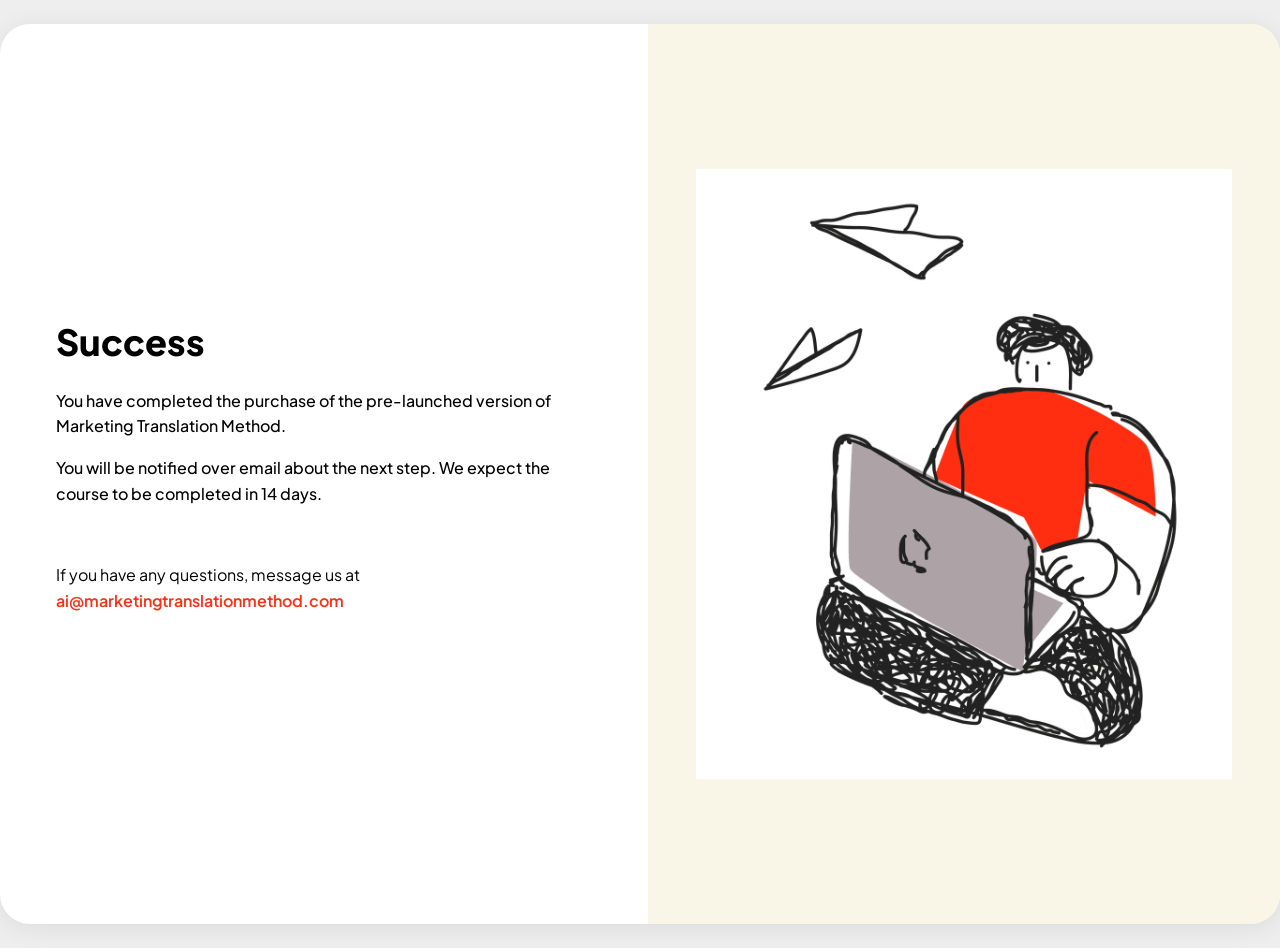
<file: success-presale/index.html>
<!DOCTYPE html>
<html lang="en">
<head>
<meta name="facebook-domain-verification" content="vm32zx5x95nvbwyiji0bywbaeonhav" />
<!-- Meta Pixel Code -->
<script>
  !function(f,b,e,v,n,t,s)
  {if(f.fbq)return;n=f.fbq=function(){n.callMethod?
  n.callMethod.apply(n,arguments):n.queue.push(arguments)};
  if(!f._fbq)f._fbq=n;n.push=n;n.loaded=!0;n.version='2.0';
  n.queue=[];t=b.createElement(e);t.async=!0;
  t.src=v;s=b.getElementsByTagName(e)[0];
  s.parentNode.insertBefore(t,s)}(window, document,'script',
  'https://connect.facebook.net/en_US/fbevents.js');
  fbq('init', '234428348359704');
  fbq('track', 'PageView');
</script>
<noscript><img height="1" width="1" style="display:none"
  src="https://www.facebook.com/tr?id=234428348359704&ev=PageView&noscript=1"
  alt="" /></noscript>
<!-- End Meta Pixel Code -->
  <meta charset="UTF-8">
  <meta name="viewport" content="width=device-width, initial-scale=1.0">
  <meta name="robots" content="noindex, nofollow">
  <title>Success - Marketing Translation Method</title>
  <link rel="preconnect" href="https://fonts.googleapis.com">
  <link rel="preconnect" href="https://fonts.gstatic.com" crossorigin>
  <link href="https://fonts.googleapis.com/css2?family=Plus+Jakarta+Sans:ital,wght@0,400;0,500;0,600;0,700;0,800;1,400;1,700&display=swap" rel="stylesheet">
  <style>
    * {
      box-sizing: border-box;
    }
    body {
      margin: 0;
      padding: 0;
      font-family: "Plus Jakarta Sans", sans-serif;
      font-size: 16px;
      color: #000;
      background: #eeeeee;
    }
    a {
      color: #0000ff;
      text-decoration: none;
    }
    a:hover {
      color: #ff2e11;
    }

    .main-section {
      display: flex;
      align-items: stretch;
      min-height: 100vh;
      max-width: 1320px;
      margin: 0 auto;
      background: #fff;
      border-radius: 30px;
      margin: 24px auto;
      overflow: hidden;
      box-shadow: 0 4px 24px rgba(0, 0, 0, 0.08);
    }

    .left-half {
      flex: 1;
      display: flex;
      flex-direction: column;
      justify-content: center;
      padding: 48px 56px;
    }

    .right-half {
      flex: 1;
      display: flex;
      align-items: center;
      justify-content: center;
      padding: 48px;
      background: #f9f5e7;
    }

    .right-half img {
      width: 100%;
      height: 100%;
      object-fit: contain;
      max-height: calc(100vh - 96px);
    }

    .main-section h1 {
      margin: 0 0 24px;
      font-size: clamp(24px, 3vw, 36px);
      font-weight: 800;
      line-height: 1.25;
      color: #000;
    }

    .success-body {
      font-size: 16px;
      font-weight: 500;
      line-height: 1.6;
      margin: 0 0 24px;
    }

    .success-body p {
      margin: 0 0 16px;
    }

    .success-body p:last-of-type {
      margin-bottom: 0;
    }

    .contact-line {
      margin-top: 32px;
      font-size: 16px;
      line-height: 1.6;
    }

    .contact-line a {
      color: #ff2e11;
      font-weight: 600;
    }

    .contact-line a:hover {
      text-decoration: underline;
    }

    /* Responsive: stack vertically on mobile */
    @media only screen and (max-width: 768px) {
      .main-section {
        flex-direction: column;
        margin: 16px;
      }

      .left-half {
        padding: 32px 24px;
        order: 2;
      }

      .right-half {
        padding: 24px;
        min-height: 400px;
        order: 1;
      }

      .right-half img {
        max-height: 400px;
      }
    }
  </style>
<script src="/analytics.js" defer></script>
</head>
<body>
  <main class="main-section">
    <div class="left-half">
      <h1>Success</h1>
      <div class="success-body">
        <p>You have completed the purchase of the pre-launched version of Marketing Translation Method.</p>
        <p>You will be notified over email about the next step. We expect the course to be completed in 14 days.</p>
      </div>
      <p class="contact-line">If you have any questions, message us at <a href="mailto:ai@marketingtranslationmethod.com">ai@marketingtranslationmethod.com</a></p>
    </div>
    <div class="right-half">
      <img src="/success-presale/success-image.png" alt="Success - Marketing Translation Method">
    </div>
  </main>
  <script>
    if (typeof fbq !== 'undefined') {
      fbq('track', 'Purchase', { value: 497.00, currency: 'USD' });
    }
  </script>
</body>
</html>
</file>
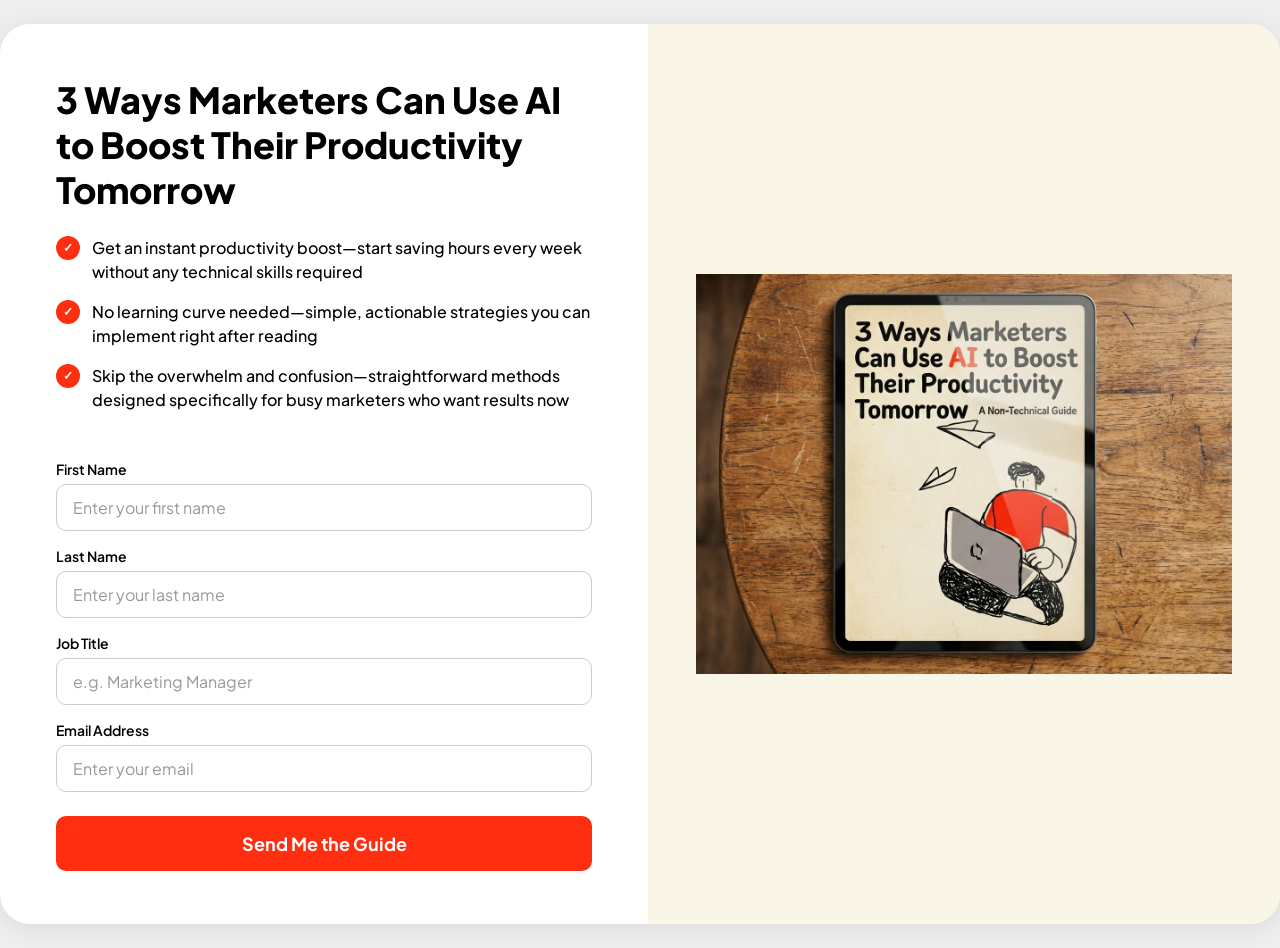
<file: unbouncepages.com/index.html>
<!DOCTYPE html>
<html lang="en">
<head>
  <meta charset="UTF-8">
  <meta http-equiv="refresh" content="0; url=3ways/">
  <title>Marketing Translation Method</title>
</head>
<body>
  <p>Redirecting to <a href="3ways/">3 Ways Marketers Use AI</a>...</p>
</body>
</html>
</file>
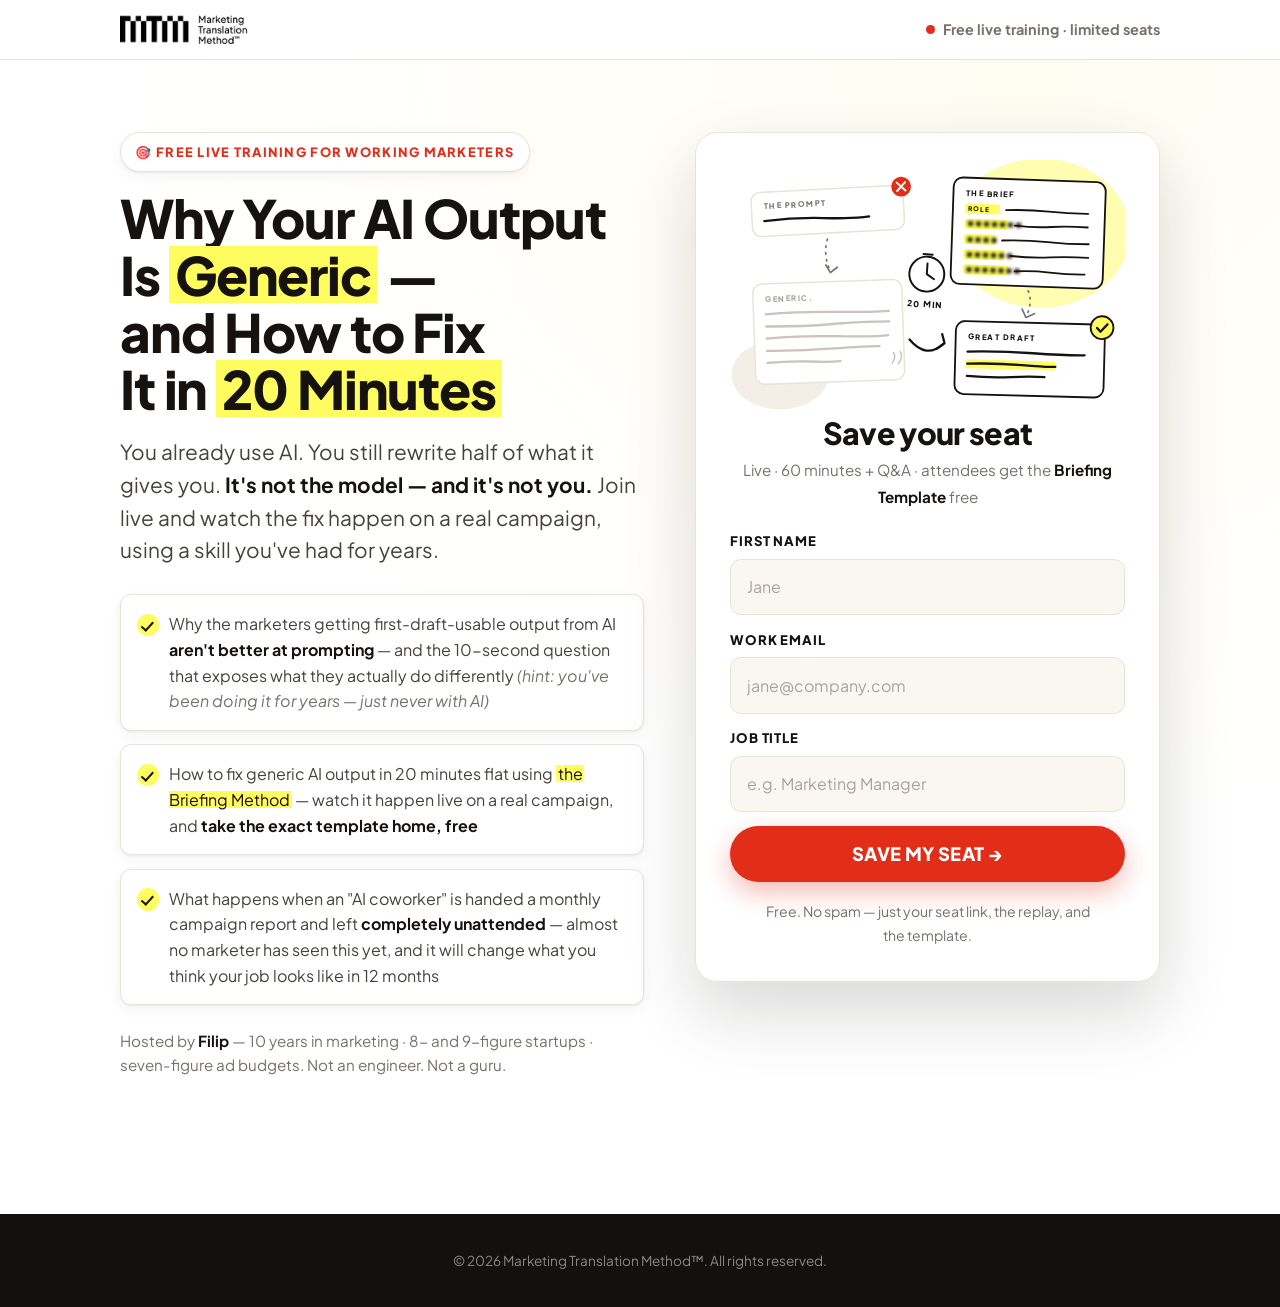
<file: webinar/index.html>
<!doctype html>
<html lang="en">
<head>
<meta name="facebook-domain-verification" content="vm32zx5x95nvbwyiji0bywbaeonhav" />
<meta charset="utf-8">
<meta name="viewport" content="width=device-width, initial-scale=1">
<title>Free Live Training — Why Your AI Output Is Generic (and How to Fix It in 20 Minutes)</title>
<meta name="description" content="A free live training for working marketers who already use AI but still rewrite half of what it gives them. Watch the fix happen live on a real campaign — and leave with the exact template.">
<meta name="robots" content="index,follow">
<meta property="og:title" content="Why Your AI Output Is Generic — and How to Fix It in 20 Minutes">
<meta property="og:description" content="Free live training for working marketers. Watch the fix happen live on a real campaign — and leave with the exact Briefing Template.">
<meta property="og:type" content="website">
<!-- Meta Pixel Code -->
<script>
  !function(f,b,e,v,n,t,s)
  {if(f.fbq)return;n=f.fbq=function(){n.callMethod?
  n.callMethod.apply(n,arguments):n.queue.push(arguments)};
  if(!f._fbq)f._fbq=n;n.push=n;n.loaded=!0;n.version='2.0';
  n.queue=[];t=b.createElement(e);t.async=!0;
  t.src=v;s=b.getElementsByTagName(e)[0];
  s.parentNode.insertBefore(t,s)}(window, document,'script',
  'https://connect.facebook.net/en_US/fbevents.js');
  fbq('init', '234428348359704');
  fbq('track', 'PageView');
</script>
<noscript><img height="1" width="1" style="display:none"
  src="https://www.facebook.com/tr?id=234428348359704&ev=PageView&noscript=1"
  alt="" /></noscript>
<!-- End Meta Pixel Code -->
<link rel="preconnect" href="https://fonts.googleapis.com">
<link rel="preconnect" href="https://fonts.gstatic.com" crossorigin>
<link href="https://fonts.googleapis.com/css2?family=Plus+Jakarta+Sans:ital,wght@0,400..800;1,400..700&display=swap" rel="stylesheet">
<script src="/analytics.js" defer></script>
<style>
/* Webinar registration page — same brand DNA as /course/styles.css:
   near-black ink, #FFFC60 highlighter, red urgency, Plus Jakarta Sans. */
*,*::before,*::after{box-sizing:border-box}
*{margin:0}
html{-webkit-text-size-adjust:100%;scroll-behavior:smooth}
img,svg{display:block;max-width:100%;height:auto}
button,input{font:inherit;color:inherit}
a{color:inherit}
h1,h2,h3{text-wrap:balance}
p{text-wrap:pretty}

:root{
  --ink:#15120f;
  --ink-soft:#46423c;
  --muted:#76726b;
  --line:#e9e4da;
  --paper:#ffffff;
  --soft:#faf7f1;
  --softer:#f3efe6;
  --dark:#121110;
  --dark-line:#322e2a;
  --dark-soft:#c9c4bc;
  --accent:#FFFC60;
  --accent-deep:#ffe600;
  --accent-ink:#181400;
  --red:#e22d18;
  --red-deep:#a12722;
  --radius:18px;
  --radius-sm:11px;
  --maxw:1120px;
  --shadow-sm:0 1px 2px rgba(20,16,12,.05), 0 4px 14px rgba(20,16,12,.05);
  --shadow:0 2px 6px rgba(20,16,12,.06), 0 18px 44px rgba(20,16,12,.09);
  --shadow-lg:0 30px 70px rgba(20,16,12,.16);
  --font:"Plus Jakarta Sans", system-ui, -apple-system, "Segoe UI", Roboto, Helvetica, Arial, sans-serif;
}

body{
  font-family:var(--font);
  font-size:1.0625rem;
  line-height:1.72;
  color:var(--ink-soft);
  background:var(--paper);
  -webkit-font-smoothing:antialiased;
  text-rendering:optimizeLegibility;
  overflow-x:hidden;
}
@media (min-width:768px){ body{font-size:1.125rem} }

h1,h2,h3,strong,b{color:var(--ink)}
h1,h2,h3{font-weight:800;line-height:1.08;letter-spacing:-.022em}
h1{font-size:clamp(2.05rem,1.2rem + 3.4vw,3.3rem)}
h2{font-size:clamp(1.4rem,1.1rem + 1.4vw,1.9rem)}
strong{font-weight:700}

mark{
  background:linear-gradient(180deg,transparent 8%, var(--accent) 8% 92%, transparent 92%);
  color:var(--ink);
  padding:0 .12em;
  font-weight:inherit;
  border-radius:2px;
}

.wrap{width:100%;max-width:var(--maxw);margin-inline:auto;padding-inline:clamp(1.1rem,4vw,2.5rem)}

/* header */
.site-header{position:relative;z-index:20;border-bottom:1px solid var(--line);background:var(--paper)}
.site-header .wrap{display:flex;align-items:center;justify-content:space-between;gap:1rem;padding-block:.9rem}
.logo img{height:30px;width:auto}
.header-note{display:none}
@media (min-width:680px){
  .header-note{display:inline-flex;align-items:center;gap:.5rem;font-size:.9rem;color:var(--muted);font-weight:700}
  .header-note .dot{width:.55rem;height:.55rem;border-radius:50%;background:var(--red);animation:pulse 1.6s ease infinite}
}
@keyframes pulse{0%,100%{opacity:1}50%{opacity:.35}}

/* hero */
.hero{background:radial-gradient(120% 120% at 80% 0%, #fffdf2 0%, var(--paper) 58%)}
.hero .wrap{padding-block:clamp(2.5rem,6vw,4.5rem)}
.hero-grid{display:grid;gap:clamp(2.2rem,4vw,3.5rem);align-items:start}
@media (min-width:960px){ .hero-grid{grid-template-columns:1.06fr .94fr} }

.eyebrow-pill{
  display:inline-flex;align-items:center;gap:.55em;
  background:#fff;border:1px solid var(--line);border-radius:999px;
  padding:.5rem .9rem;box-shadow:var(--shadow-sm);
  font-size:.8rem;font-weight:800;letter-spacing:.1em;text-transform:uppercase;color:var(--red);
}
.hero h1{margin-top:1.1rem}
.hero .deck{margin-top:1.15rem;font-size:clamp(1.08rem,1rem + .5vw,1.3rem);line-height:1.58;color:var(--ink-soft);max-width:33rem}

/* bullets */
.check-list{list-style:none;padding:0;display:grid;gap:.85rem;margin-top:1.7rem;max-width:33rem}
.check-list li{
  position:relative;padding:1rem 1.15rem 1rem 3rem;
  background:var(--paper);border:1px solid var(--line);border-radius:var(--radius-sm);
  box-shadow:var(--shadow-sm);color:var(--ink-soft);font-size:1rem;line-height:1.6;
}
.check-list li strong{color:var(--ink)}
.check-list li em{color:var(--muted)}
.check-list li::before{
  content:"";position:absolute;left:1rem;top:1.15rem;width:1.4rem;height:1.4rem;
  background:var(--accent);border-radius:50%;
}
.check-list li::after{
  content:"";position:absolute;left:1.42rem;top:1.46rem;width:.42rem;height:.72rem;
  border:solid var(--accent-ink);border-width:0 .16rem .16rem 0;transform:rotate(42deg);
}

.host-line{margin-top:1.5rem;font-size:.95rem;line-height:1.6;color:var(--muted);max-width:33rem}
.host-line b{color:var(--ink)}
@media (max-width:480px){
  .eyebrow-pill{font-size:.7rem;letter-spacing:.08em;padding:.45rem .8rem}
}

/* form card */
.reg-card{
  background:var(--paper);border:1px solid var(--line);border-radius:calc(var(--radius) + 4px);
  box-shadow:var(--shadow-lg);padding:clamp(1.4rem,3vw,2.1rem);
  position:sticky;top:1.2rem;
}
.reg-card .art{margin:-.4rem auto .4rem;max-width:430px}
.reg-card h2{text-align:center}
.reg-card .sub{margin-top:.45rem;text-align:center;color:var(--muted);font-size:.95rem}

form{margin-top:1.3rem;display:grid;gap:.85rem}
.field label{display:block;font-size:.82rem;font-weight:800;letter-spacing:.07em;text-transform:uppercase;color:var(--ink);margin-bottom:.35rem}
.field input{
  width:100%;background:var(--soft);border:1.5px solid var(--line);border-radius:var(--radius-sm);
  padding:.85rem 1rem;font-size:1rem;color:var(--ink);transition:border-color .15s ease, background-color .15s ease;
}
.field input::placeholder{color:#a9a49b}
.field input:focus{outline:none;border-color:var(--ink);background:#fff}
.field input:focus-visible{outline:3px solid var(--accent-deep);outline-offset:2px}

.btn{
  display:inline-flex;align-items:center;justify-content:center;gap:.55em;
  font-weight:800;text-decoration:none;cursor:pointer;
  border:none;border-radius:999px;line-height:1.15;
  transition:transform .15s ease, box-shadow .2s ease, background-color .2s ease;
}
.btn--cta{
  background:var(--red);color:#fff;font-size:clamp(1rem,.95rem + .3vw,1.15rem);
  padding:1.1rem 2rem;box-shadow:0 10px 26px rgba(226,45,24,.32);
  text-transform:uppercase;letter-spacing:.02em;width:100%;
}
.btn--cta:hover{transform:translateY(-2px);background:#c8260f;box-shadow:0 16px 36px rgba(226,45,24,.4)}
.btn--cta:disabled{opacity:.6;cursor:wait;transform:none}
.btn:focus-visible{outline:3px solid var(--accent-deep);outline-offset:3px}

.form-meta{text-align:center;font-size:.88rem;color:var(--muted);margin-top:.2rem}
.form-error{display:none;text-align:center;font-size:.92rem;font-weight:700;color:var(--red-deep);background:#fdf0ee;border:1px solid #f3cdc7;border-radius:var(--radius-sm);padding:.7rem .9rem}
.form-error.show{display:block}

/* success state */
.success{display:none;text-align:center;padding:1.2rem .4rem .6rem}
.success.show{display:block}
.success .seal{width:64px;height:64px;border-radius:50%;background:var(--accent);display:grid;place-items:center;margin:0 auto 1rem;font-size:1.7rem}
.success p{margin-top:.6rem;color:var(--ink-soft);font-size:1rem}

/* footer */
.site-footer{background:var(--dark);color:var(--dark-soft);padding-block:2.2rem;text-align:center;margin-top:clamp(2.5rem,6vw,4rem)}
.site-footer p{font-size:.85rem;color:#8b8780}

/* reveal */
.js-reveal .reveal{opacity:0;transform:translateY(18px);transition:opacity .6s ease, transform .6s ease}
.js-reveal .reveal.in{opacity:1;transform:none}
@media (prefers-reduced-motion:reduce){
  html{scroll-behavior:auto}
  .js-reveal .reveal{opacity:1;transform:none;transition:none}
  .btn{transition:none}
  .header-note .dot{animation:none}
}
</style>
</head>
<body id="top">

<!-- ============ HEADER ============ -->
<header class="site-header">
  <div class="wrap">
    <a class="logo" href="/" aria-label="Marketing Translation Method — home"><img src="/course/assets/hero-accent-a.png" alt="Marketing Translation Method" width="160" height="37"></a>
    <span class="header-note"><span class="dot" aria-hidden="true"></span> Free live training · limited seats</span>
  </div>
</header>

<main>
  <section class="hero">
    <div class="wrap">
      <div class="hero-grid">

        <!-- ============ COPY ============ -->
        <div class="hero-copy reveal">
          <span class="eyebrow-pill">🎯 Free live training for working marketers</span>

          <h1>Why Your AI Output Is <mark>Generic</mark> — and How to Fix It in <mark>20&nbsp;Minutes</mark></h1>

          <p class="deck">You already use AI. You still rewrite half of what it gives you. <strong>It's not the model — and it's not you.</strong> Join live and watch the fix happen on a real campaign, using a skill you've had for years.</p>

          <ul class="check-list">
            <li>Why the marketers getting first-draft-usable output from AI <strong>aren't better at prompting</strong> — and the 10-second question that exposes what they actually do differently <em>(hint: you've been doing it for years — just never with AI)</em></li>
            <li>How to fix generic AI output in 20 minutes flat using <mark>the Briefing Method</mark> — watch it happen live on a real campaign, and <strong>take the exact template home, free</strong></li>
            <li>What happens when an "AI coworker" is handed a monthly campaign report and left <strong>completely unattended</strong> — almost no marketer has seen this yet, and it will change what you think your job looks like in 12 months</li>
          </ul>

          <p class="host-line">Hosted by <b>Filip</b> — 10 years in marketing · 8- and 9-figure startups · seven-figure ad budgets. Not an engineer. Not a guru.</p>
        </div>

        <!-- ============ FORM CARD ============ -->
        <div class="reveal">
          <div class="reg-card">

            <!-- ============ CUSTOM GRAPHIC (SVG) ============ -->
            <div class="art" aria-hidden="false">
              <svg viewBox="0 0 520 330" role="img" aria-labelledby="artTitle" xmlns="http://www.w3.org/2000/svg">
                <title id="artTitle">A one-line prompt produces generic output. A proper brief produces a great draft — in 20 minutes.</title>
                <defs>
                  <filter id="teaserBlur" x="-30%" y="-30%" width="160%" height="160%">
                    <feGaussianBlur stdDeviation="2.4"/>
                  </filter>
                </defs>

                <!-- accent blobs -->
                <ellipse cx="408" cy="96" rx="118" ry="98" fill="#FFFC60" opacity=".5"/>
                <ellipse cx="66" cy="282" rx="64" ry="46" fill="#F3EFE6"/>

                <!-- ======== BEFORE: the one-line prompt ======== -->
                <g transform="rotate(-3 130 96)">
                  <rect x="30" y="38" width="200" height="58" rx="12" fill="#fff" stroke="#e9e4da" stroke-width="2"/>
                  <text x="46" y="60" font-family="'Plus Jakarta Sans',sans-serif" font-size="10" font-weight="800" letter-spacing="2" fill="#76726b">THE PROMPT</text>
                  <path d="M46 76 q40 -3 78 0 t60 1" fill="none" stroke="#15120f" stroke-width="3" stroke-linecap="round"/>
                  <!-- red ✕ badge -->
                  <circle cx="228" cy="40" r="13" fill="#e22d18"/>
                  <path d="M222.5 34.5 l11 11 M233.5 34.5 l-11 11" stroke="#fff" stroke-width="2.6" stroke-linecap="round"/>
                </g>

                <!-- dashed arrow down -->
                <path d="M128 104 q-6 22 4 42" fill="none" stroke="#76726b" stroke-width="2.2" stroke-dasharray="2 7" stroke-linecap="round"/>
                <path d="M126 138 l6 10 9 -7" fill="none" stroke="#76726b" stroke-width="2.2" stroke-linecap="round" stroke-linejoin="round"/>

                <!-- BEFORE: generic output -->
                <g transform="rotate(-2 130 232)">
                  <rect x="32" y="160" width="196" height="132" rx="12" fill="#fff" stroke="#e9e4da" stroke-width="2"/>
                  <text x="48" y="184" font-family="'Plus Jakarta Sans',sans-serif" font-size="10" font-weight="800" letter-spacing="2" fill="#a9a49b">GENERIC.</text>
                  <g stroke="#c9c4bc" stroke-width="3" stroke-linecap="round" fill="none">
                    <path d="M48 200 q42 -2 90 0 t72 1"/>
                    <path d="M48 216 q50 2 84 0 t78 -1"/>
                    <path d="M48 232 q38 -3 92 0 t68 1"/>
                    <path d="M48 248 q46 2 88 0 t60 -1"/>
                    <path d="M48 264 q30 -2 56 0 t40 1"/>
                  </g>
                  <!-- sigh doodle -->
                  <path d="M212 270 q6 -8 2 -14 M220 271 q7 -9 3 -16" stroke="#c9c4bc" stroke-width="2" stroke-linecap="round" fill="none"/>
                </g>

                <!-- ======== the 20-min clock between ======== -->
                <g transform="rotate(4 258 160)">
                  <circle cx="258" cy="150" r="23" fill="#fff" stroke="#15120f" stroke-width="2.6"/>
                  <path d="M258 150 L258 136 M258 150 L268 156" stroke="#15120f" stroke-width="2.6" stroke-linecap="round"/>
                  <path d="M252 124 l12 0" stroke="#15120f" stroke-width="2.6" stroke-linecap="round"/>
                  <text x="258" y="194" text-anchor="middle" font-family="'Plus Jakarta Sans',sans-serif" font-size="11" font-weight="800" letter-spacing="1.5" fill="#15120f">20 MIN</text>
                </g>

                <!-- big arrow left → right -->
                <path d="M236 236 q22 26 44 6" fill="none" stroke="#15120f" stroke-width="3" stroke-linecap="round"/>
                <path d="M272 248 l10 -7 -3 -12" fill="none" stroke="#15120f" stroke-width="3" stroke-linecap="round" stroke-linejoin="round"/>

                <!-- ======== AFTER: the brief ======== -->
                <g transform="rotate(2 392 96)">
                  <rect x="292" y="26" width="200" height="140" rx="12" fill="#fff" stroke="#15120f" stroke-width="2.4"/>
                  <text x="308" y="50" font-family="'Plus Jakarta Sans',sans-serif" font-size="10" font-weight="800" letter-spacing="2" fill="#15120f">THE BRIEF</text>
                  <!-- 5 labeled rows: highlight chip + scribble -->
                  <g font-family="'Plus Jakarta Sans',sans-serif" font-size="8.5" font-weight="800" letter-spacing="1.2">
                    <rect x="308" y="60" width="46" height="13" rx="4" fill="#FFFC60"/>
                    <text x="312" y="70" fill="#181400">ROLE</text>
                    <path d="M362 67 q30 -2 56 0 t52 1" stroke="#15120f" stroke-width="2.4" stroke-linecap="round" fill="none"/>

                    <rect x="308" y="80" width="58" height="13" rx="4" fill="#FFFC60"/>
                    <text x="312" y="90" fill="#181400" filter="url(#teaserBlur)">■■■■■■■</text>
                    <path d="M374 87 q26 2 48 0 t48 -1" stroke="#15120f" stroke-width="2.4" stroke-linecap="round" fill="none"/>

                    <rect x="308" y="100" width="42" height="13" rx="4" fill="#FFFC60"/>
                    <text x="312" y="110" fill="#181400" filter="url(#teaserBlur)">■■■■</text>
                    <path d="M358 107 q32 -2 60 0 t54 1" stroke="#15120f" stroke-width="2.4" stroke-linecap="round" fill="none"/>

                    <rect x="308" y="120" width="54" height="13" rx="4" fill="#FFFC60"/>
                    <text x="312" y="130" fill="#181400" filter="url(#teaserBlur)">■■■■■■</text>
                    <path d="M370 127 q28 2 52 0 t50 -1" stroke="#15120f" stroke-width="2.4" stroke-linecap="round" fill="none"/>

                    <rect x="308" y="140" width="60" height="13" rx="4" fill="#FFFC60"/>
                    <text x="312" y="150" fill="#181400" filter="url(#teaserBlur)">■■■■■■■</text>
                    <path d="M376 147 q24 -2 46 0 t46 1" stroke="#15120f" stroke-width="2.4" stroke-linecap="round" fill="none"/>
                  </g>
                </g>

                <!-- dashed arrow down -->
                <path d="M392 172 q6 16 -2 32" fill="none" stroke="#76726b" stroke-width="2.2" stroke-dasharray="2 7" stroke-linecap="round"/>
                <path d="M384 196 l5 11 11 -5" fill="none" stroke="#76726b" stroke-width="2.2" stroke-linecap="round" stroke-linejoin="round"/>

                <!-- AFTER: output worth shipping -->
                <g transform="rotate(1.5 396 262)">
                  <rect x="296" y="214" width="196" height="96" rx="12" fill="#fff" stroke="#15120f" stroke-width="2.4"/>
                  <text x="312" y="238" font-family="'Plus Jakarta Sans',sans-serif" font-size="10" font-weight="800" letter-spacing="2" fill="#15120f">GREAT DRAFT</text>
                  <g stroke="#15120f" stroke-width="3" stroke-linecap="round" fill="none">
                    <path d="M312 254 q44 -2 86 0 t68 1"/>
                    <rect x="310" y="264" width="118" height="12" rx="3" fill="#FFFC60" stroke="none"/>
                    <path d="M312 270 q38 -2 72 0 t44 1"/>
                    <path d="M312 286 q30 2 58 0 t44 -1"/>
                  </g>
                  <!-- ✓ badge -->
                  <circle cx="488" cy="218" r="15" fill="#FFFC60" stroke="#15120f" stroke-width="2.4"/>
                  <path d="M481.5 218.5 l4.5 5 9 -10" fill="none" stroke="#181400" stroke-width="3" stroke-linecap="round" stroke-linejoin="round"/>
                </g>
              </svg>
            </div>

            <h2>Save your seat</h2>
            <p class="sub">Live · 60 minutes + Q&amp;A · attendees get the <strong>Briefing Template</strong> free</p>
            <!-- TODO: add the date pill here once the webinar date is locked, e.g.
                 <p class="sub"><strong>Wednesday, [DATE] · 12pm ET / 9am PT</strong></p> -->

            <form id="regForm" novalidate>
              <div class="field">
                <label for="firstName">First name</label>
                <input type="text" id="firstName" name="first_name" placeholder="Jane" autocomplete="given-name" required>
              </div>
              <div class="field">
                <label for="email">Work email</label>
                <input type="email" id="email" name="email" placeholder="jane@company.com" autocomplete="email" required>
              </div>
              <div class="field">
                <label for="jobTitle">Job title</label>
                <input type="text" id="jobTitle" name="job_title" placeholder="e.g. Marketing Manager" autocomplete="organization-title" required>
              </div>
              <p class="form-error" id="formError">Hmm, that didn't go through — mind checking your email and trying again?</p>
              <button class="btn btn--cta" id="submitBtn" type="submit">Save my seat →</button>
              <p class="form-meta">Free. No spam — just your seat link, the replay, and the template.</p>
            </form>

            <div class="success" id="successBox" role="status">
              <div class="seal">🎟️</div>
              <h2>You're in!</h2>
              <p>Check your inbox for your seat link.<br>The <strong>Briefing Template</strong> lands there right after the live session.</p>
            </div>

          </div>
        </div>

      </div>
    </div>
  </section>
</main>

<!-- ============ FOOTER ============ -->
<footer class="site-footer">
  <div class="wrap">
    <p>© 2026 Marketing Translation Method™. All rights reserved.</p>
  </div>
</footer>

<script>
(function () {
  'use strict';

  /* reveal on scroll (progressive enhancement, same pattern as /course) */
  document.documentElement.classList.add('js-reveal');
  var io = new IntersectionObserver(function (entries) {
    entries.forEach(function (e) {
      if (e.isIntersecting) { e.target.classList.add('in'); io.unobserve(e.target); }
    });
  }, { threshold: .12 });
  document.querySelectorAll('.reveal').forEach(function (el) { io.observe(el); });

  /* registration form → ActiveCampaign "Webinar Registration" form (f=3),
     same proc.php endpoint as the 3ways lander. Submission uses AC's own
     JSONP mechanism: proc.php responds with a script that calls
     window._show_thank_you / window._show_error. */
  var AC_ENDPOINT = 'https://marketingtranslationmethod.activehosted.com/proc.php';
  var AC_PARAMS = { u: '3', f: '3', s: '', c: '0', m: '0', act: 'sub', v: '2', or: '91e04d5f-1f44-4bf6-9070-09afd873f353' };

  var form = document.getElementById('regForm');
  var btn = document.getElementById('submitBtn');
  var errBox = document.getElementById('formError');
  var successBox = document.getElementById('successBox');
  var pending = null;

  function resetButton() {
    btn.disabled = false;
    btn.textContent = 'Save my seat →';
  }

  /* called by the proc.php JSONP response on success */
  window._show_thank_you = function (id, message, trackcmpUrl, email) {
    if (window.fbq) fbq('track', 'Lead', { content_name: 'webinar-registration' });
    if (window.posthog && window.posthog.capture) {
      window.posthog.capture('webinar_registration', { job_title: pending ? pending.job_title : undefined });
      if (window.posthog.identify && pending) {
        window.posthog.identify(pending.email, { email: pending.email, first_name: pending.first_name, job_title: pending.job_title });
      }
    }
    form.style.display = 'none';
    successBox.classList.add('show');
  };

  /* called by the proc.php JSONP response on failure (e.g. invalid email) */
  window._show_error = function (id, message) {
    if (typeof message === 'string' && message) errBox.textContent = message;
    errBox.classList.add('show');
    resetButton();
  };

  form.addEventListener('submit', function (ev) {
    ev.preventDefault();
    errBox.classList.remove('show');

    if (!form.reportValidity()) return;

    pending = {
      first_name: document.getElementById('firstName').value.trim(),
      email: document.getElementById('email').value.trim(),
      job_title: document.getElementById('jobTitle').value.trim()
    };

    btn.disabled = true;
    btn.textContent = 'Saving your seat…';

    var qs = new URLSearchParams(AC_PARAMS);
    qs.set('firstname', pending.first_name);
    qs.set('email', pending.email);
    qs.set('field[2]', pending.job_title);
    qs.set('jsonp', 'true');

    var script = document.createElement('script');
    script.src = AC_ENDPOINT + '?' + qs.toString();
    script.onerror = function () {
      errBox.textContent = "Hmm, that didn't go through — mind checking your email and trying again?";
      errBox.classList.add('show');
      resetButton();
    };
    document.head.appendChild(script);
  });
})();
</script>

</body>
</html>
</file>
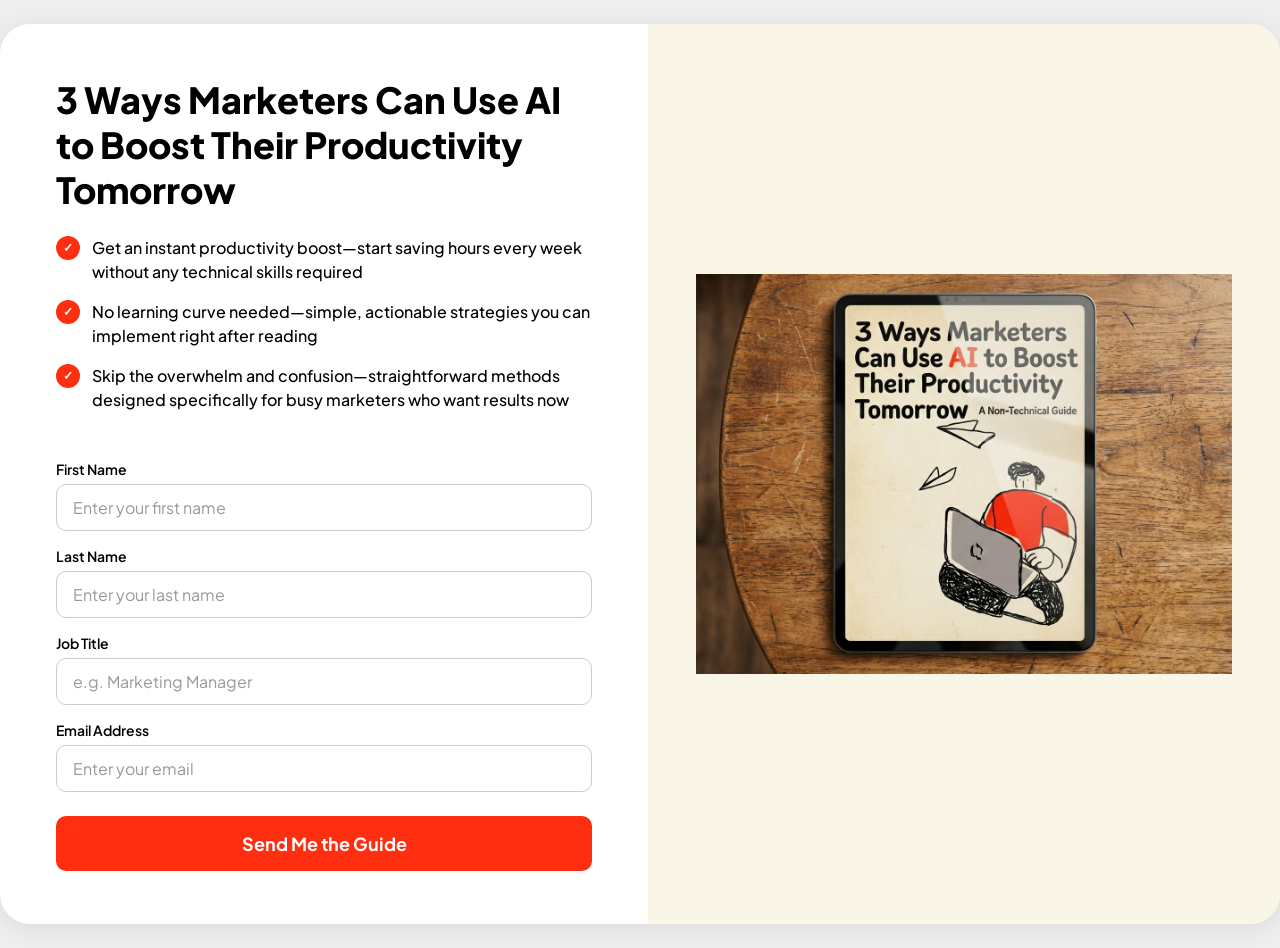
<file: unbouncepages.com/3ways/index.html>
<!DOCTYPE html>
<html lang="en">
<head>
  <meta charset="UTF-8">
  <meta name="viewport" content="width=device-width, initial-scale=1.0">
  <meta name="robots" content="noindex, nofollow">
  <title>3 Ways Marketers Can Use AI to Boost Their Productivity Tomorrow</title>
  <link rel="preconnect" href="https://fonts.googleapis.com">
  <link rel="preconnect" href="https://fonts.gstatic.com" crossorigin>
  <link href="https://fonts.googleapis.com/css2?family=Plus+Jakarta+Sans:ital,wght@0,400;0,500;0,600;0,700;0,800;1,400;1,700&display=swap" rel="stylesheet">
  <style>
    * {
      box-sizing: border-box;
    }
    body {
      margin: 0;
      padding: 0;
      font-family: "Plus Jakarta Sans", sans-serif;
      font-size: 16px;
      color: #000;
      background: #eeeeee;
    }
    a {
      color: #0000ff;
      text-decoration: none;
    }

    .main-section {
      display: flex;
      align-items: stretch;
      min-height: 100vh;
      max-width: 1320px;
      margin: 0 auto;
      background: #fff;
      border-radius: 30px;
      margin: 24px auto;
      overflow: hidden;
      box-shadow: 0 4px 24px rgba(0, 0, 0, 0.08);
    }

    .left-half {
      flex: 1;
      display: flex;
      flex-direction: column;
      justify-content: center;
      padding: 48px 56px;
    }

    .right-half {
      flex: 1;
      display: flex;
      align-items: center;
      justify-content: center;
      padding: 48px;
      background: #f9f5e7;
    }

    .right-half img {
      width: 100%;
      height: 100%;
      object-fit: contain;
      max-height: calc(100vh - 96px);
    }

    .main-section h1 {
      margin: 0 0 24px;
      font-size: clamp(24px, 3vw, 36px);
      font-weight: 800;
      line-height: 1.25;
      color: #000;
    }

    .bullets {
      list-style: none;
      padding: 0;
      margin: 0 0 32px;
    }

    .bullets li {
      display: flex;
      align-items: flex-start;
      gap: 12px;
      margin-bottom: 16px;
      font-size: 16px;
      font-weight: 500;
      line-height: 1.5;
    }

    .bullets li::before {
      content: "✓";
      flex-shrink: 0;
      width: 24px;
      height: 24px;
      background: #ff2e11;
      color: #fff;
      border-radius: 50%;
      display: flex;
      align-items: center;
      justify-content: center;
      font-size: 12px;
      font-weight: 700;
    }

    .form-group {
      margin-bottom: 16px;
    }

    .form-group label {
      display: block;
      margin-bottom: 6px;
      font-weight: 600;
      font-size: 14px;
      color: #000;
    }

    .form-group input {
      width: 100%;
      padding: 12px 16px;
      font-family: "Plus Jakarta Sans", sans-serif;
      font-size: 16px;
      border: 1px solid #ccc;
      border-radius: 10px;
      background: #fff;
      color: #000;
    }

    .form-group input::placeholder {
      color: #999;
    }

    .form-group input:focus {
      outline: none;
      border-color: #ff2e11;
      box-shadow: 0 0 0 2px rgba(255, 46, 17, 0.2);
    }

    .submit-btn {
      width: 100%;
      padding: 16px 24px;
      margin-top: 8px;
      font-family: "Plus Jakarta Sans", sans-serif;
      font-size: 18px;
      font-weight: 700;
      color: #fff;
      background: #ff2e11;
      border: none;
      border-radius: 10px;
      cursor: pointer;
      transition: background 0.2s, color 0.2s;
    }

    .submit-btn:hover {
      background: #fff;
      color: #000;
    }

    .submit-btn:active {
      background: rgba(230, 30, 11, 1);
      color: #fff;
    }

    /* Responsive: stack vertically on mobile */
    @media only screen and (max-width: 768px) {
      .main-section {
        flex-direction: column;
        margin: 16px;
      }

      .left-half {
        padding: 32px 24px;
        order: 2;
      }

      .right-half {
        padding: 24px;
        min-height: 400px;
        order: 1;
      }

      .right-half img {
        max-height: 400px;
      }
    }
  </style>
</head>
<body>
  <main class="main-section">
    <div class="left-half">
      <h1>3 Ways Marketers Can Use AI to Boost Their Productivity Tomorrow</h1>
      <ul class="bullets">
        <li>Get an instant productivity boost—start saving hours every week without any technical skills required</li>
        <li>No learning curve needed—simple, actionable strategies you can implement right after reading</li>
        <li>Skip the overwhelm and confusion—straightforward methods designed specifically for busy marketers who want results now</li>
      </ul>
      <form id="guide-form" action="#" method="POST">
        <div class="form-group">
          <label for="firstname">First Name</label>
          <input type="text" id="firstname" name="firstname" placeholder="Enter your first name" required>
        </div>
        <div class="form-group">
          <label for="lastname">Last Name</label>
          <input type="text" id="lastname" name="lastname" placeholder="Enter your last name" required>
        </div>
        <div class="form-group">
          <label for="jobtitle">Job Title</label>
          <input type="text" id="jobtitle" name="jobtitle" placeholder="e.g. Marketing Manager" required>
        </div>
        <div class="form-group">
          <label for="email">Email Address</label>
          <input type="email" id="email" name="email" placeholder="Enter your email" required>
        </div>
        <button type="submit" class="submit-btn">Send Me the Guide</button>
      </form>
    </div>
    <div class="right-half">
      <img src="guide-cover.png" alt="3 Ways Marketers Can Use AI to Boost Their Productivity Tomorrow - A Non-Technical Guide">
    </div>
  </main>
  <script>
    document.getElementById('guide-form').addEventListener('submit', function(e) {
      e.preventDefault();
      window.open('3-ways-marketers-use-ai.pdf', '_blank');
      this.style.display = 'none';
      var msg = document.createElement('p');
      msg.style.cssText = 'font-size: 18px; font-weight: 600; color: #ff2e11; margin-top: 16px;';
      msg.textContent = 'Check your new tab for the guide!';
      this.parentNode.appendChild(msg);
    });
  </script>
</body>
</html>
</file>
<file: course/styles.css>
/* ==========================================================================
   Marketing Translation Method — landing page
   Hand-built, zero-dependency. Brand DNA: near-black ink, #FFFC60 highlight,
   red urgency, Plus Jakarta Sans, hand-drawn line-art illustrations.
   ========================================================================== */

/* ---- Reset ---------------------------------------------------------------- */
*,*::before,*::after{box-sizing:border-box}
*{margin:0}
html{-webkit-text-size-adjust:100%;scroll-behavior:smooth}
img{display:block;max-width:100%;height:auto}
button,input{font:inherit;color:inherit}
a{color:inherit}
h1,h2,h3{text-wrap:balance}
p{text-wrap:pretty}

/* ---- Tokens --------------------------------------------------------------- */
:root{
  --ink:#15120f;        /* near-black, slightly warm */
  --ink-soft:#46423c;   /* body text */
  --muted:#76726b;      /* captions, meta */
  --line:#e9e4da;       /* hairlines / borders */
  --paper:#ffffff;
  --soft:#faf7f1;       /* warm off-white sections */
  --softer:#f3efe6;
  --dark:#121110;       /* dark sections */
  --dark-2:#1c1a18;
  --dark-line:#322e2a;
  --dark-soft:#c9c4bc;  /* muted text on dark */

  --accent:#FFFC60;     /* brand highlighter */
  --accent-deep:#ffe600;
  --accent-ink:#181400;

  --red:#e22d18;
  --red-deep:#a12722;

  --radius:18px;
  --radius-sm:11px;
  --maxw:1120px;
  --prose:44rem;

  --shadow-sm:0 1px 2px rgba(20,16,12,.05), 0 4px 14px rgba(20,16,12,.05);
  --shadow:0 2px 6px rgba(20,16,12,.06), 0 18px 44px rgba(20,16,12,.09);
  --shadow-lg:0 30px 70px rgba(20,16,12,.16);

  --font:"Plus Jakarta Sans", system-ui, -apple-system, "Segoe UI", Roboto, Helvetica, Arial, sans-serif;
}

/* ---- Base ----------------------------------------------------------------- */
body{
  font-family:var(--font);
  font-size:1.0625rem;          /* 17px */
  line-height:1.72;
  color:var(--ink-soft);
  background:var(--paper);
  -webkit-font-smoothing:antialiased;
  text-rendering:optimizeLegibility;
  overflow-x:hidden;
}
@media (min-width:768px){ body{font-size:1.125rem} }

h1,h2,h3,strong,b{color:var(--ink)}
h1,h2,h3{font-weight:800;line-height:1.08;letter-spacing:-.022em}
h1{font-size:clamp(2.1rem,1.25rem + 3.7vw,3.6rem)}
h2{font-size:clamp(1.7rem,1.15rem + 2.4vw,2.7rem)}
h3{font-size:clamp(1.2rem,1.02rem + .9vw,1.55rem);letter-spacing:-.015em}
p + p{margin-top:1.05em}
strong{font-weight:700}
em{font-style:italic}

/* highlighter */
mark{
  background:linear-gradient(180deg,transparent 8%, var(--accent) 8% 92%, transparent 92%);
  color:var(--ink);
  padding:0 .12em;
  font-weight:inherit;
  border-radius:2px;
}

/* ---- Layout helpers ------------------------------------------------------- */
.wrap{width:100%;max-width:var(--maxw);margin-inline:auto;padding-inline:clamp(1.1rem,4vw,2.5rem)}
.prose{max-width:var(--prose);margin-inline:auto}
.prose p,.prose li{font-size:1.0625rem}
@media (min-width:768px){ .prose p,.prose li{font-size:1.16rem;line-height:1.78} }
.center{text-align:center}
.section{padding-block:clamp(3.25rem,7vw,6rem)}
.section--soft{background:var(--soft)}
.section--softer{background:var(--softer)}
.section--dark{background:var(--dark);color:var(--dark-soft)}
.section--dark h2,.section--dark h3,.section--dark strong{color:#fff}
.section--tight{padding-block:clamp(2.25rem,5vw,3.75rem)}

/* eyebrow / kicker */
.eyebrow{
  display:inline-flex;align-items:center;gap:.5em;
  font-size:.8rem;font-weight:800;letter-spacing:.14em;text-transform:uppercase;
  color:var(--muted);
}
.eyebrow--warn{color:var(--red)}
.eyebrow--center{display:flex;justify-content:center}

.section-head{max-width:48rem;margin-inline:auto;text-align:center;margin-bottom:clamp(2rem,4vw,3rem)}
.section-head h2{margin-top:.5rem}
.section-head .sub{margin-top:.85rem;color:var(--muted);font-size:1.08rem}
.section--dark .section-head .sub{color:var(--dark-soft)}

/* lead paragraph */
.lead{font-size:clamp(1.12rem,1rem + .6vw,1.4rem);line-height:1.6;color:var(--ink)}

/* ---- Buttons -------------------------------------------------------------- */
.btn{
  display:inline-flex;align-items:center;justify-content:center;gap:.55em;
  font-weight:800;letter-spacing:.005em;text-decoration:none;cursor:pointer;
  border:none;border-radius:999px;line-height:1.15;
  padding:1rem 1.7rem;font-size:1rem;
  transition:transform .15s ease, box-shadow .2s ease, background-color .2s ease;
  text-align:center;
}
.btn:focus-visible{outline:3px solid var(--accent-deep);outline-offset:3px}
.btn--ghost{background:var(--ink);color:#fff;box-shadow:var(--shadow-sm)}
.btn--ghost:hover{transform:translateY(-2px);box-shadow:var(--shadow)}
.btn--cta{
  background:var(--red);color:#fff;font-size:clamp(1rem,.9rem + .5vw,1.2rem);
  padding:1.15rem 2rem;box-shadow:0 10px 26px rgba(226,45,24,.32);
  text-transform:uppercase;letter-spacing:.02em;
}
.btn--cta:hover{transform:translateY(-2px);background:#c8260f;box-shadow:0 16px 36px rgba(226,45,24,.4)}
.btn--accent{background:var(--accent);color:var(--accent-ink);box-shadow:0 10px 26px rgba(0,0,0,.14)}
.btn--accent:hover{transform:translateY(-2px);background:var(--accent-deep)}
.btn--block{display:flex;width:100%}
.btn--lg{padding:1.25rem 2.2rem}

.cta-meta{margin-top:.85rem;font-size:.92rem;color:var(--muted);display:flex;gap:.4rem;justify-content:center;align-items:center;flex-wrap:wrap}
.section--dark .cta-meta{color:var(--dark-soft)}

/* ---- Header --------------------------------------------------------------- */
.site-header{
  position:relative;z-index:20;
  border-bottom:1px solid var(--line);background:var(--paper);
}
.site-header .wrap{display:flex;align-items:center;justify-content:space-between;gap:1rem;padding-block:.9rem}
.logo img{height:30px;width:auto}
.header-cta{display:none}
@media (min-width:768px){
  .header-cta{display:inline-flex;align-items:center;gap:1rem;font-size:.92rem;color:var(--muted)}
  .header-cta .price-tag{font-weight:800;color:var(--ink)}
  .header-cta .btn{padding:.65rem 1.2rem;font-size:.9rem}
}

/* ---- Hero ----------------------------------------------------------------- */
.hero{background:radial-gradient(120% 120% at 80% 0%, #fffdf2 0%, var(--paper) 55%);position:relative}
.hero .wrap{padding-block:clamp(2.5rem,6vw,4.75rem)}
.hero-grid{display:grid;gap:clamp(2rem,4vw,3.5rem);align-items:center}
@media (min-width:920px){ .hero-grid{grid-template-columns:1.15fr .85fr} }
.hero h1{margin-top:1rem}
.hero-tagline{margin-top:.55rem;color:var(--muted);font-size:1.05rem}
.hero .deck{margin-top:1.2rem;font-size:clamp(1.1rem,1rem + .6vw,1.35rem);line-height:1.55;color:var(--ink-soft);max-width:34rem}
.hero .actions{margin-top:1.9rem;display:flex;flex-wrap:wrap;gap:.9rem 1.1rem;align-items:center}
.hero .reassure{margin-top:1.1rem;font-size:.92rem;color:var(--muted)}
.hero-art{justify-self:center}
.hero-art img{width:min(420px,82vw);filter:drop-shadow(0 24px 40px rgba(20,16,12,.12))}
.eyebrow-pill{
  display:inline-flex;align-items:center;gap:.55em;
  background:#fff;border:1px solid var(--line);border-radius:999px;
  padding:.5rem .9rem;box-shadow:var(--shadow-sm);
}

/* ---- Prose / letter blocks ------------------------------------------------ */
.salute{font-size:1.3rem;font-weight:800;color:var(--ink);margin-bottom:1rem}
.signoff{margin-top:1.6rem}
.signoff .name{font-size:1.5rem;font-weight:800;color:var(--ink);font-style:italic}
.signoff .role{color:var(--muted);font-size:.95rem}

.ps-block{
  border-left:3px solid var(--accent-deep);
  background:var(--soft);
  padding:1.1rem 1.3rem;border-radius:0 var(--radius-sm) var(--radius-sm) 0;
  margin-top:1.2rem;
}
.ps-block .tag{font-weight:800;color:var(--ink)}

/* generic callout */
.callout{
  background:var(--paper);border:1px solid var(--line);border-radius:var(--radius);
  padding:clamp(1.3rem,3vw,2rem);box-shadow:var(--shadow-sm);
}
.callout--accent{border-left:5px solid var(--accent-deep)}
.callout--red{border-left:5px solid var(--red)}
.big-statement{font-size:clamp(1.3rem,1.05rem + 1.1vw,1.9rem);font-weight:800;color:var(--ink);line-height:1.25;letter-spacing:-.02em}

/* two-column text + illustration */
.split{display:grid;gap:clamp(1.5rem,4vw,3rem);align-items:center}
@media (min-width:860px){
  .split{grid-template-columns:1.25fr .75fr}
  .split--rev{grid-template-columns:.75fr 1.25fr}
  .split--rev .split-art{order:-1}
}
.split-art img{width:min(360px,72vw);margin-inline:auto}

/* illustration spot */
.spot{width:min(300px,60vw);margin:0 auto}

/* ---- "What if" / question list ------------------------------------------- */
.q-list{list-style:none;padding:0;display:grid;gap:.8rem;margin-top:1.4rem}
.q-list li{
  background:var(--paper);border:1px solid var(--line);border-radius:var(--radius-sm);
  padding:1rem 1.15rem;font-weight:600;color:var(--ink);box-shadow:var(--shadow-sm);
  position:relative;padding-left:2.6rem;
}
.q-list li::before{content:"?";position:absolute;left:1rem;top:1rem;font-weight:800;color:var(--red)}

/* ---- Feature ✓ list / X list --------------------------------------------- */
.check-list,.x-list{list-style:none;padding:0;display:grid;gap:.7rem}
.check-list li,.x-list li{position:relative;padding-left:2.1rem;color:var(--ink-soft)}
.check-list li{font-weight:600;color:var(--ink)}
.check-list li::before{
  content:"";position:absolute;left:0;top:.15rem;width:1.4rem;height:1.4rem;
  background:var(--accent);border-radius:50%;
}
.check-list li::after{
  content:"";position:absolute;left:.42rem;top:.45rem;width:.42rem;height:.72rem;
  border:solid var(--accent-ink);border-width:0 .16rem .16rem 0;transform:rotate(42deg);
}
.x-list li::before{content:"✕";position:absolute;left:.1rem;top:0;color:var(--red);font-weight:800}

/* ---- Cards / grids -------------------------------------------------------- */
.grid{display:grid;gap:1.2rem}
.grid-2{grid-template-columns:1fr}
.grid-3{grid-template-columns:1fr}
@media (min-width:680px){ .grid-2{grid-template-columns:1fr 1fr} }
@media (min-width:860px){ .grid-3{grid-template-columns:repeat(3,1fr)} }
.card{
  background:var(--paper);border:1px solid var(--line);border-radius:var(--radius);
  padding:clamp(1.3rem,3vw,1.9rem);box-shadow:var(--shadow-sm);
}
.section--dark .card{background:var(--dark-2);border-color:var(--dark-line)}
.section--dark .card p{color:var(--dark-soft)}

/* testimonials */
.quote{
  background:var(--paper);border:1px solid var(--line);border-radius:var(--radius);
  padding:clamp(1.4rem,3vw,2rem);box-shadow:var(--shadow-sm);position:relative;
}
.quote::before{content:"\201C";position:absolute;top:-.2rem;left:1rem;font-size:4rem;line-height:1;color:var(--accent-deep);font-family:Georgia,serif}
.quote p{font-size:1.06rem;color:var(--ink);font-style:italic;position:relative;padding-top:.5rem}
.quote .cite{margin-top:1rem;font-style:normal;font-size:.95rem}
.quote .cite .who{font-weight:800;color:var(--ink);display:block}
.quote .cite .role{color:var(--muted)}

/* ---- Differentiators (Unlike…) ------------------------------------------- */
.diff{display:grid;gap:1rem}
@media (min-width:680px){ .diff{grid-template-columns:1fr 1fr} }
.diff .card h3{color:var(--red-deep);font-size:1.12rem;margin-bottom:.4rem}

/* ---- Value stack ---------------------------------------------------------- */
.valuebox{max-width:46rem;margin-inline:auto}
.valuebox ul{list-style:none;padding:0;display:grid;gap:.55rem}
.valuebox li{
  display:flex;gap:.85rem;align-items:flex-start;
  background:var(--paper);border:1px solid var(--line);border-radius:var(--radius-sm);
  padding:.9rem 1.05rem;box-shadow:var(--shadow-sm);
}
.valuebox li svg{flex:0 0 auto;margin-top:.18rem}
.valuebox li .t{color:var(--ink-soft)}
.valuebox li .t strong{color:var(--ink)}
.valuebox li.hot{border-color:var(--accent-deep);background:#fffdf0}

/* ---- Roadmap steps -------------------------------------------------------- */
.steps{display:grid;gap:1.1rem}
@media (min-width:680px){ .steps{grid-template-columns:1fr 1fr} }
.step{
  background:var(--paper);border:1px solid var(--line);border-radius:var(--radius);
  padding:1.5rem 1.5rem 1.4rem;box-shadow:var(--shadow-sm);position:relative;overflow:hidden;
}
.step .wk{font-size:.78rem;font-weight:800;letter-spacing:.14em;text-transform:uppercase;color:var(--red)}
.step .no{position:absolute;right:.9rem;top:.4rem;font-size:3.4rem;font-weight:800;color:var(--softer);line-height:1;z-index:0}
.step h3{margin:.35rem 0 .5rem;position:relative;z-index:1}
.step p{position:relative;z-index:1}

/* ---- Cost-of-alternatives ------------------------------------------------- */
.cost-list{display:grid;gap:.7rem;max-width:44rem;margin-inline:auto}
.cost-row{
  display:flex;justify-content:space-between;align-items:center;gap:1rem;
  background:var(--paper);border:1px solid var(--line);border-radius:var(--radius-sm);
  padding:1rem 1.2rem;box-shadow:var(--shadow-sm);
}
.cost-row .label{font-weight:700;color:var(--ink)}
.cost-row .label small{display:block;font-weight:500;color:var(--muted);font-size:.86rem}
.cost-row .amt{font-weight:800;color:var(--red-deep);white-space:nowrap;font-size:1.05rem}

/* ---- Price / offer -------------------------------------------------------- */
.price-card{
  background:var(--paper);color:var(--ink-soft);
  border-radius:calc(var(--radius) + 6px);
  padding:clamp(1.6rem,4vw,2.8rem);max-width:40rem;margin-inline:auto;
  box-shadow:var(--shadow-lg);text-align:center;border:1px solid var(--line);
}
.limited-pill{
  display:inline-flex;align-items:center;gap:.4em;background:var(--red);color:#fff;
  font-weight:800;font-size:.8rem;letter-spacing:.1em;text-transform:uppercase;
  padding:.4rem .85rem;border-radius:999px;
}
.price{display:flex;align-items:baseline;justify-content:center;gap:.6rem;margin:1rem 0 .25rem}
.price .now{font-size:clamp(3rem,2rem + 5vw,4.5rem);font-weight:800;color:var(--ink);letter-spacing:-.03em;line-height:1}
.price .was{font-size:1.6rem;font-weight:700;color:var(--muted);text-decoration:line-through;text-decoration-color:var(--red)}
.price-sub{color:var(--muted);font-size:.98rem;margin-bottom:1.4rem}
.price-card .btn{margin-top:.3rem}

.badges{display:flex;flex-wrap:wrap;justify-content:center;gap:1.2rem 1.8rem;margin-top:1.5rem}
.badge{display:inline-flex;align-items:center;gap:.5rem;font-weight:700;color:var(--ink);font-size:.92rem}
.badge img{width:22px;height:22px}
.section--dark .badge{color:#fff}
.price-card .badge{color:var(--ink)}   /* badges sit on a white card inside the dark offer section */

/* ---- Onboarding "what happens" ------------------------------------------- */
.flow{display:grid;gap:.9rem;counter-reset:flow}
@media (min-width:680px){ .flow{grid-template-columns:1fr 1fr} }
.flow li{
  list-style:none;display:flex;gap:.9rem;align-items:flex-start;
  background:var(--paper);border:1px solid var(--line);border-radius:var(--radius-sm);
  padding:1rem 1.15rem;box-shadow:var(--shadow-sm);
}
.flow li::before{
  counter-increment:flow;content:counter(flow);
  flex:0 0 auto;width:1.9rem;height:1.9rem;border-radius:50%;
  background:var(--ink);color:#fff;font-weight:800;font-size:.9rem;
  display:grid;place-items:center;
}
.flow li b{color:var(--ink)}

/* ---- Bonuses -------------------------------------------------------------- */
.bonus{position:relative}
.bonus .gift{font-size:1.6rem}
.bonus .tag{font-size:.78rem;font-weight:800;letter-spacing:.12em;text-transform:uppercase;color:var(--red)}
.bonus h3{margin:.5rem 0 .3rem}
.bonus .val{display:inline-block;background:var(--accent);color:var(--accent-ink);font-weight:800;font-size:.82rem;padding:.2rem .6rem;border-radius:999px;margin-bottom:.6rem}
.bonus-total{text-align:center;margin-top:1.6rem;font-size:1.25rem;font-weight:800;color:var(--ink)}
.bonus-total .num{background:linear-gradient(180deg,transparent 60%,var(--accent) 60%)}

/* ---- Guarantee ------------------------------------------------------------ */
.guarantee{
  max-width:44rem;margin-inline:auto;text-align:center;
  background:var(--paper);border:2px dashed var(--accent-deep);border-radius:var(--radius);
  padding:clamp(1.6rem,4vw,2.6rem);box-shadow:var(--shadow-sm);
}
.guarantee .seal{width:64px;height:64px;border-radius:50%;background:var(--accent);display:grid;place-items:center;margin:0 auto 1rem}
.guarantee .seal img{width:34px;height:34px}

/* ---- Two choices ---------------------------------------------------------- */
.choices{display:grid;gap:1.2rem}
@media (min-width:760px){ .choices{grid-template-columns:1fr 1fr} }
.choice{border-radius:var(--radius);padding:clamp(1.4rem,3vw,2rem);border:1px solid var(--line)}
.choice--bad{background:var(--softer)}
.choice--bad .pill{background:#e7e2d8;color:var(--muted)}
.choice--good{background:var(--ink);color:#fff;box-shadow:var(--shadow)}
.choice--good h3,.choice--good .pill{color:var(--ink)}
.choice--good p{color:#d9d4cc}
.choice .pill{display:inline-block;font-weight:800;font-size:.78rem;letter-spacing:.1em;text-transform:uppercase;padding:.3rem .75rem;border-radius:999px;margin-bottom:.7rem}
.choice--good .pill{background:var(--accent)}

/* ---- FAQ ------------------------------------------------------------------ */
.faq{max-width:46rem;margin-inline:auto;display:grid;gap:.7rem}
.faq-item{background:var(--paper);border:1px solid var(--line);border-radius:var(--radius-sm);box-shadow:var(--shadow-sm);overflow:hidden}
.faq-q{
  width:100%;background:none;border:none;text-align:left;cursor:pointer;
  display:flex;justify-content:space-between;align-items:center;gap:1rem;
  padding:1.15rem 1.3rem;font-weight:700;color:var(--ink);font-size:1.05rem;line-height:1.4;
}
.faq-q .ic{flex:0 0 auto;width:1.4rem;height:1.4rem;position:relative;transition:transform .25s ease}
.faq-q .ic::before,.faq-q .ic::after{content:"";position:absolute;background:var(--red);border-radius:2px}
.faq-q .ic::before{top:50%;left:0;right:0;height:.16rem;transform:translateY(-50%)}
.faq-q .ic::after{left:50%;top:0;bottom:0;width:.16rem;transform:translateX(-50%);transition:opacity .25s ease}
.faq-item[open] .faq-q .ic::after{opacity:0}
.faq-a{padding:0 1.3rem 1.25rem;color:var(--ink-soft)}
.faq-a p + p{margin-top:.7rem}
/* native <details> animation-friendly */
.faq-item summary{list-style:none}
.faq-item summary::-webkit-details-marker{display:none}

/* ---- Footer --------------------------------------------------------------- */
.site-footer{background:var(--dark);color:var(--dark-soft);padding-block:2.5rem;text-align:center}
.site-footer img{height:26px;margin:0 auto 1rem;filter:invert(1) brightness(1.6)}
.site-footer p{font-size:.85rem;color:#8b8780}

/* ---- Sticky CTA bar ------------------------------------------------------- */
.sticky-cta{
  position:fixed;left:0;right:0;bottom:0;z-index:60;
  background:rgba(18,17,16,.97);color:#fff;backdrop-filter:blur(8px);
  border-top:1px solid var(--dark-line);
  transform:translateY(110%);transition:transform .35s cubic-bezier(.2,.7,.2,1);
  box-shadow:0 -10px 40px rgba(0,0,0,.25);
}
.sticky-cta.show{transform:translateY(0)}
.sticky-cta .inner{
  max-width:var(--maxw);margin-inline:auto;padding:.7rem clamp(1rem,4vw,2rem);
  display:flex;align-items:center;gap:1rem;justify-content:space-between;
}
.sticky-cta .pitch{min-width:0}
.sticky-cta .pitch .t1{font-weight:800;color:#fff;font-size:.98rem;line-height:1.2;white-space:nowrap;overflow:hidden;text-overflow:ellipsis}
.sticky-cta .pitch .t2{font-size:.82rem;color:var(--dark-soft)}
.sticky-cta .pitch .t2 .was{text-decoration:line-through;color:#8b8780;margin-right:.35rem}
.sticky-cta .pitch .t2 .now{color:var(--accent);font-weight:800}
.sticky-cta .btn{flex:0 0 auto;padding:.8rem 1.4rem;font-size:.95rem}
.sticky-cta .close{
  flex:0 0 auto;background:none;border:none;color:var(--dark-soft);cursor:pointer;
  font-size:1.3rem;line-height:1;padding:.3rem .5rem;border-radius:8px;
}
.sticky-cta .close:hover{color:#fff;background:rgba(255,255,255,.08)}
@media (max-width:560px){
  .sticky-cta .pitch .t1{display:none}
  .sticky-cta .btn{flex:1 1 auto}
}

/* ---- Reveal on scroll (progressive enhancement) --------------------------
   The hidden start-state only applies once JS adds .js-reveal to <html>, so
   if JS fails or is disabled, all content stays fully visible. */
.js-reveal .reveal{opacity:0;transform:translateY(18px);transition:opacity .6s ease, transform .6s ease}
.js-reveal .reveal.in{opacity:1;transform:none}

@media (prefers-reduced-motion:reduce){
  html{scroll-behavior:auto}
  .js-reveal .reveal{opacity:1;transform:none;transition:none}
  .btn,.sticky-cta{transition:none}
}
</file>
